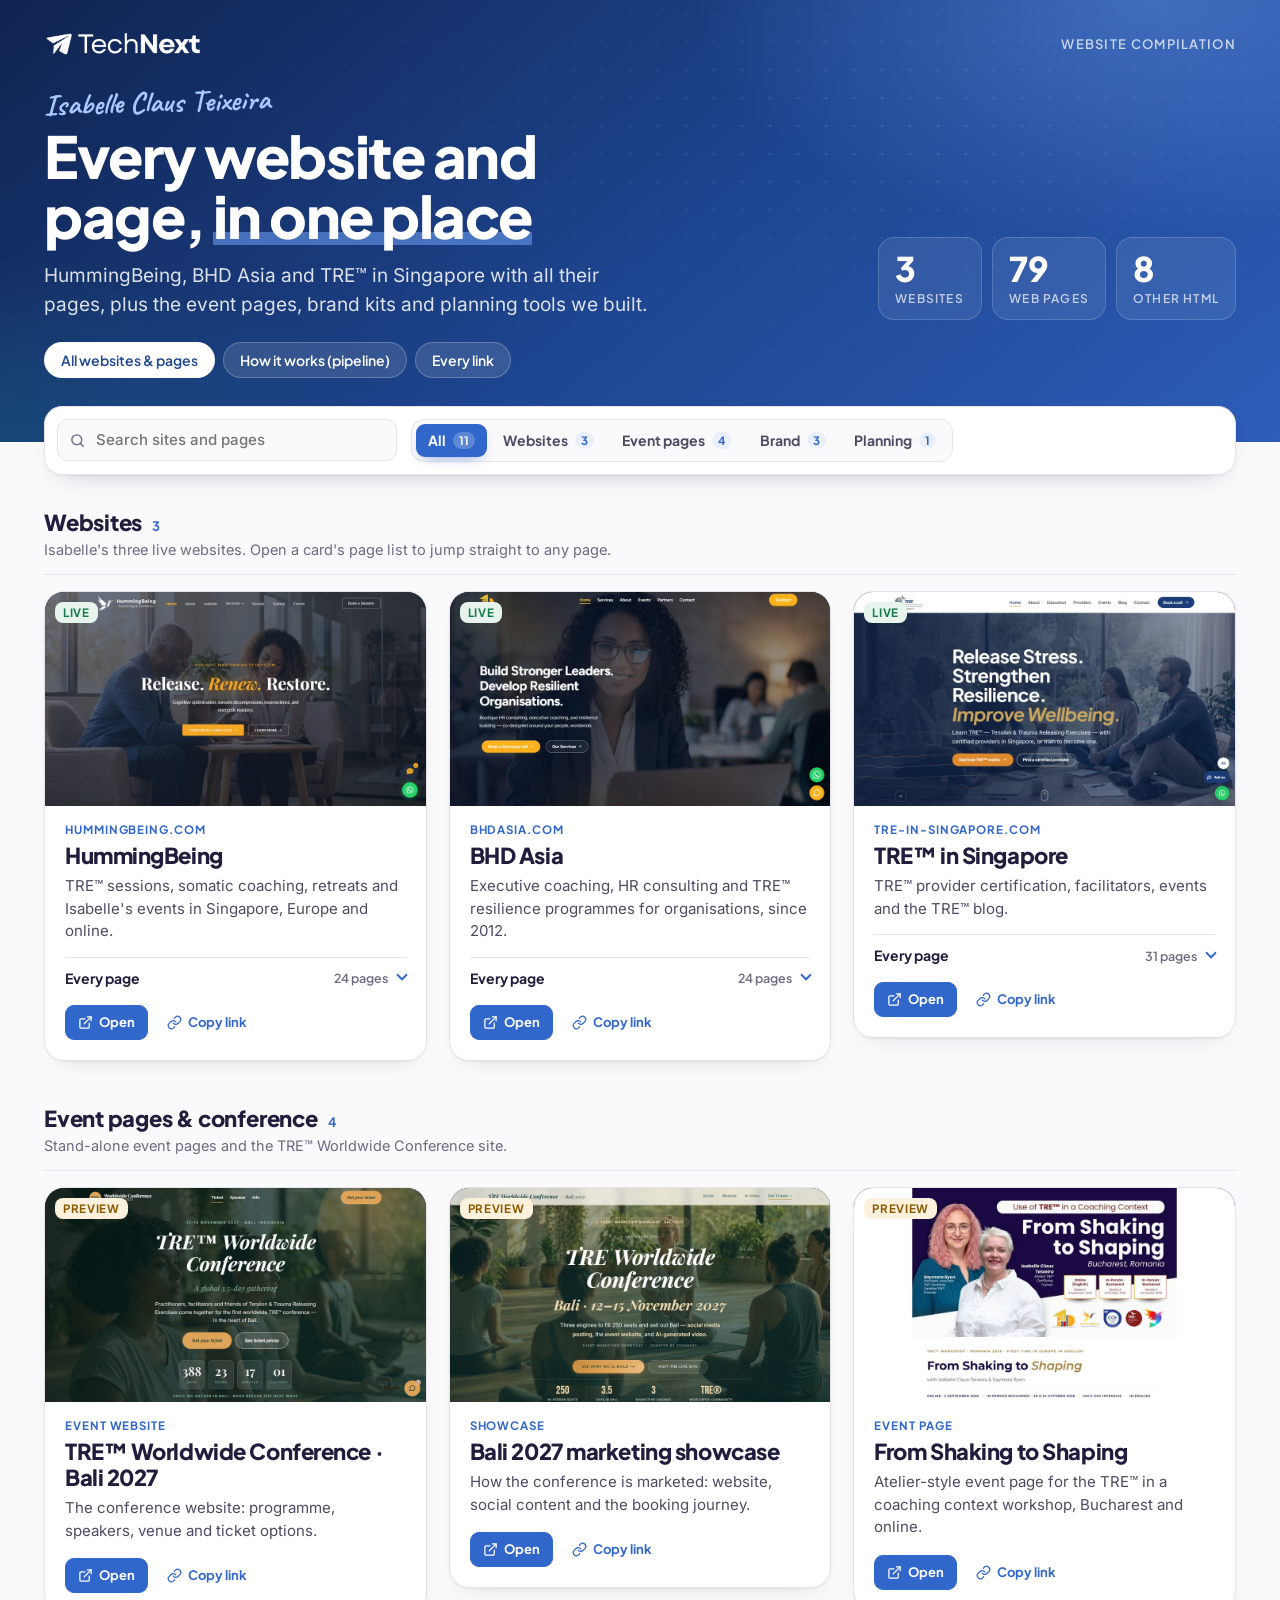
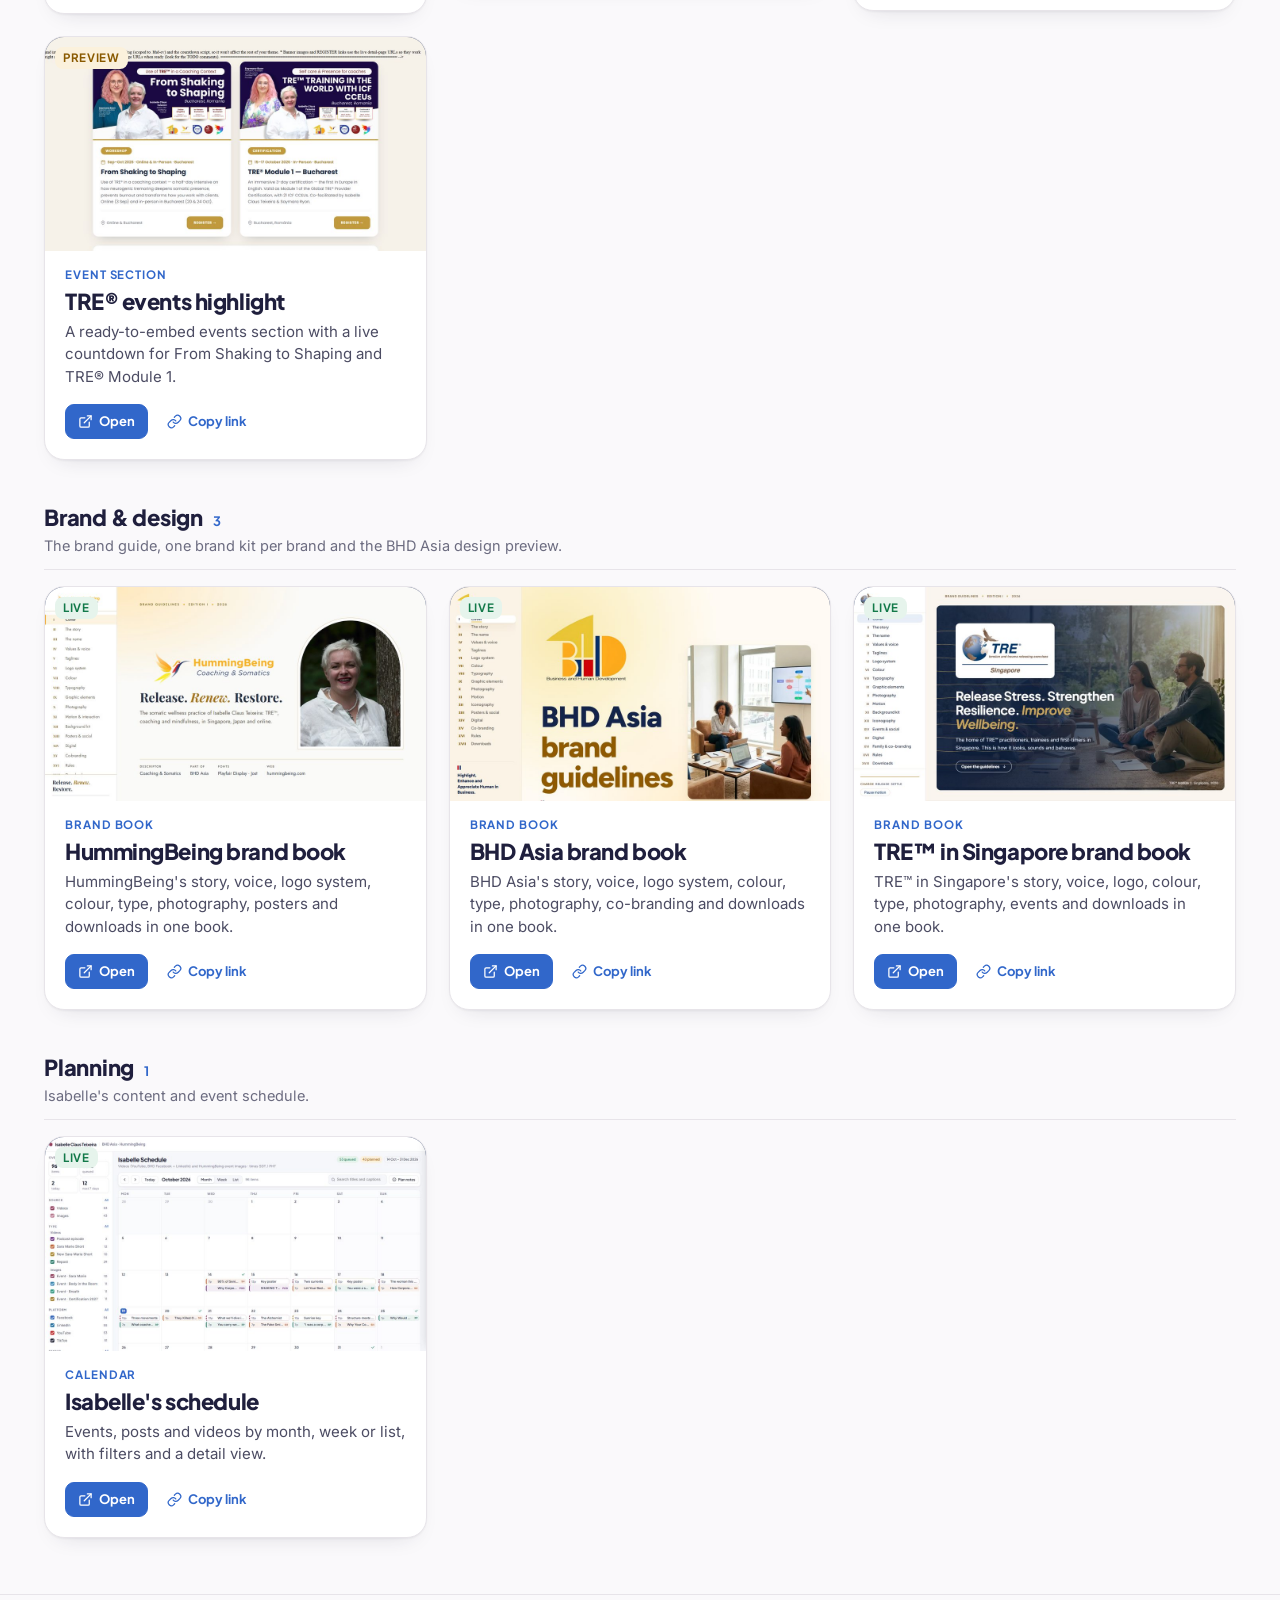
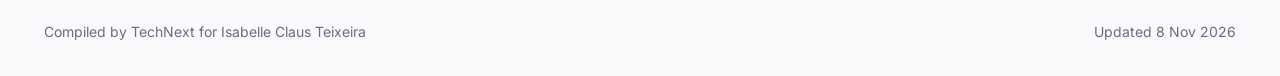
<file: index.html>
<!doctype html>
<html lang="en">
<head>
<meta charset="utf-8">
<meta name="viewport" content="width=device-width,initial-scale=1">
<meta name="robots" content="noindex,nofollow">
<meta name="color-scheme" content="light">
<title>Isabelle's Websites &amp; Pages · TechNext</title>
<meta name="description" content="Every website and HTML page TechNext built for Isabelle Claus Teixeira: HummingBeing, BHD Asia, TRE in Singapore, event pages, brand kits and planning tools.">
<link rel="icon" href="assets/img/favicon-48.png" sizes="48x48">
<link rel="apple-touch-icon" href="assets/img/favicon-192.png">
<link rel="stylesheet" href="assets/fonts.css?v=1">
<link rel="stylesheet" href="assets/hub.css?v=1">
<link rel="stylesheet" href="assets/pages.css?v=20261108a">
</head>
<body>
<header class="ix-hero">
  <div class="ix-wrap">
    <div class="ix-top"><span class="ix-logo"><img src="assets/img/logo-horizontal-white.png" alt="TechNext" width="160" height="32"></span><span class="ix-for">Website compilation</span></div>
    <div class="ix-hero-row">
      <div>
        <p class="ix-kicker">Isabelle Claus Teixeira</p>
        <h1>Every website and page, <span>in one place</span></h1>
        <p class="ix-lead">HummingBeing, BHD Asia and TRE™ in Singapore with all their pages, plus the event pages, brand kits and planning tools we built.</p>
      </div>
      <dl class="ix-stats">
        <div><dt>Websites</dt><dd>3</dd></div>
        <div><dt>Web pages</dt><dd>79</dd></div>
        <div><dt>Other HTML</dt><dd>8</dd></div>
      </dl>
    </div>
    <nav class="pg-nav" aria-label="Hub pages"><a href="./" aria-current="page">All websites &amp; pages</a><a href="pipeline.html">How it works (pipeline)</a><a href="links.html">Every link</a></nav>
  </div>
</header>
<main class="ix-wrap">
  <div class="ix-bar" role="search">
    <label class="ix-q"><svg class="ic" viewBox="0 0 24 24" fill="none" stroke="currentColor" stroke-width="2" stroke-linecap="round" aria-hidden="true"><circle cx="11" cy="11" r="7"/><path d="m20 20-3.5-3.5"/></svg><span class="sr" hidden>Search</span><input id="q" type="search" placeholder="Search sites and pages" aria-label="Search websites and pages" autocomplete="off"></label>
    <div class="ix-tabs" role="group" aria-label="Show"><button type="button" class="ix-tab" data-tab="all" aria-pressed="true">All <span>11</span></button><button type="button" class="ix-tab" data-tab="sites" aria-pressed="false">Websites <span>3</span></button><button type="button" class="ix-tab" data-tab="events" aria-pressed="false">Event pages <span>4</span></button><button type="button" class="ix-tab" data-tab="brand" aria-pressed="false">Brand <span>3</span></button><button type="button" class="ix-tab" data-tab="plans" aria-pressed="false">Planning <span>1</span></button></div>
  </div>
  <div class="ix-results"><section class="ix-group" data-g="sites" aria-labelledby="g-sites"><header class="ix-gh"><h2 id="g-sites">Websites</h2><span class="ix-n">3</span><p>Isabelle&#x27;s three live websites. Open a card&#x27;s page list to jump straight to any page.</p></header><div class="ix-grid"><article class="ix-card" style="--i:0" data-words="HummingBeing hummingbeing.com TRE™ sessions, somatic coaching, retreats and Isabelle&#x27;s events in Singapore, Europe and online. Live https://hummingbeing.com/"><a class="ix-thumb" href="https://hummingbeing.com/" target="_blank" rel="noopener" tabindex="-1" aria-hidden="true"><img src="assets/img/thumbs/hummingbeing.jpg?v=1" alt="" width="960" height="540" loading="lazy"><img class="ix-thumb-2" src="assets/img/thumbs/hummingbeing-2.jpg?v=1" alt="" width="960" height="540" loading="lazy" decoding="async"><span class="ix-st">Live</span></a><div class="ix-body"><p class="ix-meta">hummingbeing.com</p><h3><a href="https://hummingbeing.com/" target="_blank" rel="noopener">HummingBeing</a></h3><p class="ix-desc">TRE™ sessions, somatic coaching, retreats and Isabelle&#x27;s events in Singapore, Europe and online.</p><details class="ix-pages"><summary>Every page <span class="ix-pc">24 pages</span></summary><ol><li><a href="https://hummingbeing.com/" target="_blank" rel="noopener"><b>TRE™ &amp; Somatic Coaching in Singapore &amp; Online</b><span>/</span></a></li><li><a href="https://hummingbeing.com/about" target="_blank" rel="noopener"><b>About HummingBeing | Science-Backed Somatic Practice</b><span>/about</span></a></li><li><a href="https://hummingbeing.com/isabelle" target="_blank" rel="noopener"><b>Isabelle Claus Teixeira | Global TRE™ Certifying Trainer</b><span>/isabelle</span></a></li><li><a href="https://hummingbeing.com/events" target="_blank" rel="noopener"><b>Upcoming TRE™ Workshops &amp; Events</b><span>/events</span></a></li><li><a href="https://hummingbeing.com/event-selfcare-coaches-singapore" target="_blank" rel="noopener"><b>Nervous System Regulation for Coaches | Singapore</b><span>/event-selfcare-coaches-singapore</span></a></li><li><a href="https://hummingbeing.com/event-shaking-to-shaping" target="_blank" rel="noopener"><b>From Shaking to Shaping | TRE™ Workshop, Romania</b><span>/event-shaking-to-shaping</span></a></li><li><a href="https://hummingbeing.com/event-tre-module1-lisbon" target="_blank" rel="noopener"><b>TRE™ Module 1 Lisbon | ICF CCEUs</b><span>/event-tre-module1-lisbon</span></a></li><li><a href="https://hummingbeing.com/event-tre-module1-bucharest" target="_blank" rel="noopener"><b>TRE™ Module 1 Bucharest | ICF CCEUs</b><span>/event-tre-module1-bucharest</span></a></li><li><a href="https://hummingbeing.com/event-internal-alchemy" target="_blank" rel="noopener"><b>Internal Alchemy Workshop with Simba | Singapore</b><span>/event-internal-alchemy</span></a></li><li><a href="https://hummingbeing.com/event-shaking-online" target="_blank" rel="noopener"><b>From Shaking to Shaping — Online</b><span>/event-shaking-online</span></a></li><li><a href="https://hummingbeing.com/holistic-mastermind" target="_blank" rel="noopener"><b>Holistic Mastermind: Somatic Coaching for Leaders</b><span>/holistic-mastermind</span></a></li><li><a href="https://hummingbeing.com/tre-certification" target="_blank" rel="noopener"><b>TRE™ Certification Singapore | Become a TRE™ Provider</b><span>/tre-certification</span></a></li><li><a href="https://hummingbeing.com/retreats-workshops" target="_blank" rel="noopener"><b>Somatic Retreats &amp; TRE™ Workshops | Singapore &amp; Japan</b><span>/retreats-workshops</span></a></li><li><a href="https://hummingbeing.com/book" target="_blank" rel="noopener"><b>Book a TRE™ or Coaching Session | Free Discovery Call</b><span>/book</span></a></li><li><a href="https://hummingbeing.com/gallery" target="_blank" rel="noopener"><b>Gallery: TRE™ Trainings, Workshops &amp; Podcast</b><span>/gallery</span></a></li><li><a href="https://hummingbeing.com/socials" target="_blank" rel="noopener"><b>Follow HummingBeing | Isabelle Claus Teixeira</b><span>/socials</span></a></li><li><a href="https://hummingbeing.com/tre-faq" target="_blank" rel="noopener"><b>TRE™ FAQ: Your Questions Answered</b><span>/tre-faq</span></a></li><li><a href="https://hummingbeing.com/is-tre-safe" target="_blank" rel="noopener"><b>Is TRE™ Safe? What to Know Before You Start</b><span>/is-tre-safe</span></a></li><li><a href="https://hummingbeing.com/tre-icf-cceu" target="_blank" rel="noopener"><b>TRE™ Training with ICF CCEs for Coaches</b><span>/tre-icf-cceu</span></a></li><li><a href="https://hummingbeing.com/online-session-preparation" target="_blank" rel="noopener"><b>Preparing for Your Online TRE™ Session</b><span>/online-session-preparation</span></a></li><li><a href="https://hummingbeing.com/event-certification-2027" target="_blank" rel="noopener"><b>TRE™ Certification &amp; Advanced Trainings 2027</b><span>/event-certification-2027</span></a></li><li><a href="https://hummingbeing.com/event-feminine-masculine-energetics" target="_blank" rel="noopener"><b>Navigating Feminine &amp; Masculine Energetics</b><span>/event-feminine-masculine-energetics</span></a></li><li><a href="https://hummingbeing.com/event-body-in-the-room" target="_blank" rel="noopener"><b>The Body in the Room | Aun Ali</b><span>/event-body-in-the-room</span></a></li><li><a href="https://hummingbeing.com/event-breath-as-medicine" target="_blank" rel="noopener"><b>Breath as a medicine | Ania Zielińska</b><span>/event-breath-as-medicine</span></a></li></ol></details><div class="ix-acts"><a class="ix-btn ix-btn--p" href="https://hummingbeing.com/" target="_blank" rel="noopener"><svg class="ic" viewBox="0 0 24 24" fill="none" stroke="currentColor" stroke-width="2" stroke-linecap="round" stroke-linejoin="round" aria-hidden="true"><path d="M15 3h6v6"/><path d="M10 14 21 3"/><path d="M18 13v6a2 2 0 0 1-2 2H5a2 2 0 0 1-2-2V8a2 2 0 0 1 2-2h6"/></svg>Open</a><button type="button" class="ix-btn ix-btn--t ix-copy" data-url="https://hummingbeing.com/"><svg class="ic" viewBox="0 0 24 24" fill="none" stroke="currentColor" stroke-width="2" stroke-linecap="round" stroke-linejoin="round" aria-hidden="true"><path d="M10 13a5 5 0 0 0 7.54.54l3-3a5 5 0 0 0-7.07-7.07l-1.72 1.71"/><path d="M14 11a5 5 0 0 0-7.54-.54l-3 3a5 5 0 0 0 7.07 7.07l1.71-1.71"/></svg><span class="ix-cl">Copy link</span></button></div></div></article><article class="ix-card" style="--i:1" data-words="BHD Asia bhdasia.com Executive coaching, HR consulting and TRE™ resilience programmes for organisations, since 2012. Live https://bhdasia.com/"><a class="ix-thumb" href="https://bhdasia.com/" target="_blank" rel="noopener" tabindex="-1" aria-hidden="true"><img src="assets/img/thumbs/bhdasia.jpg?v=1" alt="" width="960" height="540" loading="lazy"><img class="ix-thumb-2" src="assets/img/thumbs/bhdasia-2.jpg?v=1" alt="" width="960" height="540" loading="lazy" decoding="async"><span class="ix-st">Live</span></a><div class="ix-body"><p class="ix-meta">bhdasia.com</p><h3><a href="https://bhdasia.com/" target="_blank" rel="noopener">BHD Asia</a></h3><p class="ix-desc">Executive coaching, HR consulting and TRE™ resilience programmes for organisations, since 2012.</p><details class="ix-pages"><summary>Every page <span class="ix-pc">24 pages</span></summary><ol><li><a href="https://bhdasia.com/" target="_blank" rel="noopener"><b>Executive Coaching &amp; HR Consulting in Singapore</b><span>/</span></a></li><li><a href="https://bhdasia.com/events" target="_blank" rel="noopener"><b>TRE™ Workshops &amp; Certification Events 2026–2027</b><span>/events</span></a></li><li><a href="https://bhdasia.com/services" target="_blank" rel="noopener"><b>Executive Coaching &amp; Leadership Development Services</b><span>/services</span></a></li><li><a href="https://bhdasia.com/about" target="_blank" rel="noopener"><b>About BHD Asia | Leadership Coaching Consultancy, Singapore</b><span>/about</span></a></li><li><a href="https://bhdasia.com/contact" target="_blank" rel="noopener"><b>Contact BHD Asia | Book a Free Discovery Call in Singapore</b><span>/contact</span></a></li><li><a href="https://bhdasia.com/isabelle" target="_blank" rel="noopener"><b>Isabelle Claus Teixeira | Executive Coach Singapore</b><span>/isabelle</span></a></li><li><a href="https://bhdasia.com/event-certification-2027" target="_blank" rel="noopener"><b>TRE™ Provider Certification 2027 | Singapore</b><span>/event-certification-2027</span></a></li><li><a href="https://bhdasia.com/event-body-in-the-room" target="_blank" rel="noopener"><b>The Body in the Room | Aun Ali</b><span>/event-body-in-the-room</span></a></li><li><a href="https://bhdasia.com/event-breath-as-medicine" target="_blank" rel="noopener"><b>Breath as a medicine | Ania Zielińska</b><span>/event-breath-as-medicine</span></a></li><li><a href="https://bhdasia.com/event-feminine-masculine" target="_blank" rel="noopener"><b>Navigating Feminine &amp; Masculine Energetics | Sara Marie</b><span>/event-feminine-masculine</span></a></li><li><a href="https://bhdasia.com/event-internal-alchemy" target="_blank" rel="noopener"><b>Internal Alchemy Introductory Workshop | Singapore 1 Sep 2026</b><span>/event-internal-alchemy</span></a></li><li><a href="https://bhdasia.com/event-module1-bucharest" target="_blank" rel="noopener"><b>TRE™ Module 1 Bucharest — Oct 15–17 2026</b><span>/event-module1-bucharest</span></a></li><li><a href="https://bhdasia.com/event-module1-singapore" target="_blank" rel="noopener"><b>Nervous System Regulation Workshop | Singapore Aug 2026</b><span>/event-module1-singapore</span></a></li><li><a href="https://bhdasia.com/event-shaking-shaping" target="_blank" rel="noopener"><b>From Shaking to Shaping — TRE™ Workshop | Romania 2026</b><span>/event-shaking-shaping</span></a></li><li><a href="https://bhdasia.com/event-shaking-shaping-oct8" target="_blank" rel="noopener"><b>From Shaking to Shaping — Online | 8 October 2026</b><span>/event-shaking-shaping-oct8</span></a></li><li><a href="https://bhdasia.com/jasmine" target="_blank" rel="noopener"><b>Dr. Jasmine Low | Organisational Psychologist</b><span>/jasmine</span></a></li><li><a href="https://bhdasia.com/rina" target="_blank" rel="noopener"><b>Rina Ho | Executive Coach &amp; TRE™ Practitioner</b><span>/rina</span></a></li><li><a href="https://bhdasia.com/simba" target="_blank" rel="noopener"><b>Simba Stenqvist | Somatic Practitioner &amp; TRE™</b><span>/simba</span></a></li><li><a href="https://bhdasia.com/partners" target="_blank" rel="noopener"><b>Partners &amp; Accreditations | ICF &amp; TRE™ Networks</b><span>/partners</span></a></li><li><a href="https://bhdasia.com/online-session-preparation" target="_blank" rel="noopener"><b>Preparing for Your Online TRE™ Session</b><span>/online-session-preparation</span></a></li><li><a href="https://bhdasia.com/code" target="_blank" rel="noopener"><b>Code of Practice</b><span>/code</span></a></li><li><a href="https://bhdasia.com/inclusivity" target="_blank" rel="noopener"><b>Inclusivity Statement</b><span>/inclusivity</span></a></li><li><a href="https://bhdasia.com/privacy" target="_blank" rel="noopener"><b>Privacy Statement</b><span>/privacy</span></a></li><li><a href="https://bhdasia.com/terms" target="_blank" rel="noopener"><b>Terms &amp; Conditions</b><span>/terms</span></a></li></ol></details><div class="ix-acts"><a class="ix-btn ix-btn--p" href="https://bhdasia.com/" target="_blank" rel="noopener"><svg class="ic" viewBox="0 0 24 24" fill="none" stroke="currentColor" stroke-width="2" stroke-linecap="round" stroke-linejoin="round" aria-hidden="true"><path d="M15 3h6v6"/><path d="M10 14 21 3"/><path d="M18 13v6a2 2 0 0 1-2 2H5a2 2 0 0 1-2-2V8a2 2 0 0 1 2-2h6"/></svg>Open</a><button type="button" class="ix-btn ix-btn--t ix-copy" data-url="https://bhdasia.com/"><svg class="ic" viewBox="0 0 24 24" fill="none" stroke="currentColor" stroke-width="2" stroke-linecap="round" stroke-linejoin="round" aria-hidden="true"><path d="M10 13a5 5 0 0 0 7.54.54l3-3a5 5 0 0 0-7.07-7.07l-1.72 1.71"/><path d="M14 11a5 5 0 0 0-7.54-.54l-3 3a5 5 0 0 0 7.07 7.07l1.71-1.71"/></svg><span class="ix-cl">Copy link</span></button></div></div></article><article class="ix-card" style="--i:2" data-words="TRE™ in Singapore tre-in-singapore.com TRE™ provider certification, facilitators, events and the TRE™ blog. Live https://tre-in-singapore.com/"><a class="ix-thumb" href="https://tre-in-singapore.com/" target="_blank" rel="noopener" tabindex="-1" aria-hidden="true"><img src="assets/img/thumbs/tre-singapore.jpg?v=1" alt="" width="960" height="540" loading="lazy"><img class="ix-thumb-2" src="assets/img/thumbs/tre-singapore-2.jpg?v=1" alt="" width="960" height="540" loading="lazy" decoding="async"><span class="ix-st">Live</span></a><div class="ix-body"><p class="ix-meta">tre-in-singapore.com</p><h3><a href="https://tre-in-singapore.com/" target="_blank" rel="noopener">TRE™ in Singapore</a></h3><p class="ix-desc">TRE™ provider certification, facilitators, events and the TRE™ blog.</p><details class="ix-pages"><summary>Every page <span class="ix-pc">31 pages</span></summary><ol><li><a href="https://tre-in-singapore.com/" target="_blank" rel="noopener"><b>TRE™ Singapore — Tension &amp; Trauma Releasing Exercises</b><span>/</span></a></li><li><a href="https://tre-in-singapore.com/about" target="_blank" rel="noopener"><b>About TRE™ in Singapore — Founded by Isabelle Claus Teixeira</b><span>/about</span></a></li><li><a href="https://tre-in-singapore.com/education" target="_blank" rel="noopener"><b>TRE™ Certification Singapore — Become a Certified Provider</b><span>/education</span></a></li><li><a href="https://tre-in-singapore.com/facilitators" target="_blank" rel="noopener"><b>Certified TRE™ Providers in Singapore</b><span>/facilitators</span></a></li><li><a href="https://tre-in-singapore.com/events" target="_blank" rel="noopener"><b>TRE™ Workshops &amp; Events — Singapore and Online</b><span>/events</span></a></li><li><a href="https://tre-in-singapore.com/online-session-guide" target="_blank" rel="noopener"><b>Online TRE™ Session Guide — Zoom, Camera &amp; Space Setup</b><span>/online-session-guide</span></a></li><li><a href="https://tre-in-singapore.com/blog" target="_blank" rel="noopener"><b>TRE™ Blog — Trauma Release, Stress &amp; the Nervous System</b><span>/blog</span></a></li><li><a href="https://tre-in-singapore.com/contact" target="_blank" rel="noopener"><b>Contact TRE™ in Singapore — Book a Call or WhatsApp</b><span>/contact</span></a></li><li><a href="https://tre-in-singapore.com/blog/what-is-tre" target="_blank" rel="noopener"><b>What is TRE™? Tension &amp; Trauma Releasing Exercises Explained</b><span>/blog/what-is-tre</span></a></li><li><a href="https://tre-in-singapore.com/blog/science-of-neurogenic-tremors" target="_blank" rel="noopener"><b>Why the Body Shakes: The Science of Neurogenic Tremors</b><span>/blog/science-of-neurogenic-tremors</span></a></li><li><a href="https://tre-in-singapore.com/blog/your-first-tre-session" target="_blank" rel="noopener"><b>Your First TRE™ Session in Singapore: How to Prepare</b><span>/blog/your-first-tre-session</span></a></li><li><a href="https://tre-in-singapore.com/blog/tre-for-coaches" target="_blank" rel="noopener"><b>TRE™ for Coaches: From Shaking to Shaping</b><span>/blog/tre-for-coaches</span></a></li><li><a href="https://tre-in-singapore.com/blog/nervous-system-habits-for-the-workday" target="_blank" rel="noopener"><b>Five Nervous-System Habits for Singapore&#x27;s Workday</b><span>/blog/nervous-system-habits-for-the-workday</span></a></li><li><a href="https://tre-in-singapore.com/blog/from-provider-to-certifying-trainer" target="_blank" rel="noopener"><b>From Provider to Certifying Trainer: Isabelle&#x27;s TRE™ Journey</b><span>/blog/from-provider-to-certifying-trainer</span></a></li><li><a href="https://tre-in-singapore.com/events/tre-provider-certification-singapore" target="_blank" rel="noopener"><b>Become a Certified TRE™ Provider — Singapore (Modules 1–3)</b><span>/events/tre-provider-certification-singapore</span></a></li><li><a href="https://tre-in-singapore.com/events/from-shaking-to-shaping-bucharest" target="_blank" rel="noopener"><b>From Shaking to Shaping — Use of TRE™ in a Coaching Context</b><span>/events/from-shaking-to-shaping-bucharest</span></a></li><li><a href="https://tre-in-singapore.com/events/feminine-masculine-energetics-corporate" target="_blank" rel="noopener"><b>Feminine &amp; Masculine Energetics in Corporate Structures</b><span>/events/feminine-masculine-energetics-corporate</span></a></li><li><a href="https://tre-in-singapore.com/events/the-body-in-the-room" target="_blank" rel="noopener"><b>The Body in the Room — TRE™ &amp; Somatic Practice in Psychotherapy</b><span>/events/the-body-in-the-room</span></a></li><li><a href="https://tre-in-singapore.com/events/breath-as-medicine" target="_blank" rel="noopener"><b>Breath as a medicine — Introduction to pranayama</b><span>/events/breath-as-medicine</span></a></li><li><a href="https://tre-in-singapore.com/events/tre-module-3-singapore" target="_blank" rel="noopener"><b>TRE™ Module 3 — Teaching TRE™ to Groups</b><span>/events/tre-module-3-singapore</span></a></li><li><a href="https://tre-in-singapore.com/events/tre-provider-certification-2027-singapore" target="_blank" rel="noopener"><b>Become a Certified TRE™ Provider — 2027 Cohort (Singapore)</b><span>/events/tre-provider-certification-2027-singapore</span></a></li><li><a href="https://tre-in-singapore.com/events/tre-module-1-bucharest" target="_blank" rel="noopener"><b>TRE™ Module 1 — Bucharest, Romania (in English)</b><span>/events/tre-module-1-bucharest</span></a></li><li><a href="https://tre-in-singapore.com/events/from-shaking-to-shaping-online" target="_blank" rel="noopener"><b>From Shaking to Shaping — Live Online Workshop</b><span>/events/from-shaking-to-shaping-online</span></a></li><li><a href="https://tre-in-singapore.com/events/tre-module-2-singapore" target="_blank" rel="noopener"><b>TRE™ Module 2 — Teaching TRE™ to One Person</b><span>/events/tre-module-2-singapore</span></a></li><li><a href="https://tre-in-singapore.com/events/from-shaking-to-shaping-online-sep3" target="_blank" rel="noopener"><b>From Shaking to Shaping — Online (3 September 2026)</b><span>/events/from-shaking-to-shaping-online-sep3</span></a></li><li><a href="https://tre-in-singapore.com/events/internal-alchemy-singapore" target="_blank" rel="noopener"><b>Internal Alchemy — Introductory Workshop</b><span>/events/internal-alchemy-singapore</span></a></li><li><a href="https://tre-in-singapore.com/events/nervous-system-regulation-coaches-singapore" target="_blank" rel="noopener"><b>Nervous System Regulation &amp; Neurogenic Tremoring for Coaches</b><span>/events/nervous-system-regulation-coaches-singapore</span></a></li><li><a href="https://tre-in-singapore.com/facilitators/isabelle-claus-teixeira" target="_blank" rel="noopener"><b>Isabelle Claus Teixeira — Certifying Trainer</b><span>/facilitators/isabelle-claus-teixeira</span></a></li><li><a href="https://tre-in-singapore.com/facilitators/yan" target="_blank" rel="noopener"><b>Yan Lau — Certified Provider</b><span>/facilitators/yan</span></a></li><li><a href="https://tre-in-singapore.com/facilitators/nikki-tay" target="_blank" rel="noopener"><b>Nikki Tay — Certified Provider</b><span>/facilitators/nikki-tay</span></a></li><li><a href="https://tre-in-singapore.com/facilitators/rina-ho" target="_blank" rel="noopener"><b>Rina Ho — Certified Provider</b><span>/facilitators/rina-ho</span></a></li></ol></details><div class="ix-acts"><a class="ix-btn ix-btn--p" href="https://tre-in-singapore.com/" target="_blank" rel="noopener"><svg class="ic" viewBox="0 0 24 24" fill="none" stroke="currentColor" stroke-width="2" stroke-linecap="round" stroke-linejoin="round" aria-hidden="true"><path d="M15 3h6v6"/><path d="M10 14 21 3"/><path d="M18 13v6a2 2 0 0 1-2 2H5a2 2 0 0 1-2-2V8a2 2 0 0 1 2-2h6"/></svg>Open</a><button type="button" class="ix-btn ix-btn--t ix-copy" data-url="https://tre-in-singapore.com/"><svg class="ic" viewBox="0 0 24 24" fill="none" stroke="currentColor" stroke-width="2" stroke-linecap="round" stroke-linejoin="round" aria-hidden="true"><path d="M10 13a5 5 0 0 0 7.54.54l3-3a5 5 0 0 0-7.07-7.07l-1.72 1.71"/><path d="M14 11a5 5 0 0 0-7.54-.54l-3 3a5 5 0 0 0 7.07 7.07l1.71-1.71"/></svg><span class="ix-cl">Copy link</span></button></div></div></article></div></section><section class="ix-group" data-g="events" aria-labelledby="g-events"><header class="ix-gh"><h2 id="g-events">Event pages &amp; conference</h2><span class="ix-n">4</span><p>Stand-alone event pages and the TRE™ Worldwide Conference site.</p></header><div class="ix-grid"><article class="ix-card" style="--i:3" data-words="TRE™ Worldwide Conference · Bali 2027 Event website The conference website: programme, speakers, venue and ticket options. Preview https://technextmarketing.github.io/tre-bali-conference/"><a class="ix-thumb" href="https://technextmarketing.github.io/tre-bali-conference/" target="_blank" rel="noopener" tabindex="-1" aria-hidden="true"><img src="assets/img/thumbs/tre-bali.jpg?v=1" alt="" width="960" height="540" loading="lazy"><img class="ix-thumb-2" src="assets/img/thumbs/tre-bali-2.jpg?v=1" alt="" width="960" height="540" loading="lazy" decoding="async"><span class="ix-st ix-st--preview">Preview</span></a><div class="ix-body"><p class="ix-meta">Event website</p><h3><a href="https://technextmarketing.github.io/tre-bali-conference/" target="_blank" rel="noopener">TRE™ Worldwide Conference · Bali 2027</a></h3><p class="ix-desc">The conference website: programme, speakers, venue and ticket options.</p><div class="ix-acts"><a class="ix-btn ix-btn--p" href="https://technextmarketing.github.io/tre-bali-conference/" target="_blank" rel="noopener"><svg class="ic" viewBox="0 0 24 24" fill="none" stroke="currentColor" stroke-width="2" stroke-linecap="round" stroke-linejoin="round" aria-hidden="true"><path d="M15 3h6v6"/><path d="M10 14 21 3"/><path d="M18 13v6a2 2 0 0 1-2 2H5a2 2 0 0 1-2-2V8a2 2 0 0 1 2-2h6"/></svg>Open</a><button type="button" class="ix-btn ix-btn--t ix-copy" data-url="https://technextmarketing.github.io/tre-bali-conference/"><svg class="ic" viewBox="0 0 24 24" fill="none" stroke="currentColor" stroke-width="2" stroke-linecap="round" stroke-linejoin="round" aria-hidden="true"><path d="M10 13a5 5 0 0 0 7.54.54l3-3a5 5 0 0 0-7.07-7.07l-1.72 1.71"/><path d="M14 11a5 5 0 0 0-7.54-.54l-3 3a5 5 0 0 0 7.07 7.07l1.71-1.71"/></svg><span class="ix-cl">Copy link</span></button></div></div></article><article class="ix-card" style="--i:4" data-words="Bali 2027 marketing showcase Showcase How the conference is marketed: website, social content and the booking journey. Preview https://technextmarketing.github.io/tre-bali-marketing-showcase/"><a class="ix-thumb" href="https://technextmarketing.github.io/tre-bali-marketing-showcase/" target="_blank" rel="noopener" tabindex="-1" aria-hidden="true"><img src="assets/img/thumbs/tre-bali-showcase.jpg?v=1" alt="" width="960" height="540" loading="lazy"><img class="ix-thumb-2" src="assets/img/thumbs/tre-bali-showcase-2.jpg?v=1" alt="" width="960" height="540" loading="lazy" decoding="async"><span class="ix-st ix-st--preview">Preview</span></a><div class="ix-body"><p class="ix-meta">Showcase</p><h3><a href="https://technextmarketing.github.io/tre-bali-marketing-showcase/" target="_blank" rel="noopener">Bali 2027 marketing showcase</a></h3><p class="ix-desc">How the conference is marketed: website, social content and the booking journey.</p><div class="ix-acts"><a class="ix-btn ix-btn--p" href="https://technextmarketing.github.io/tre-bali-marketing-showcase/" target="_blank" rel="noopener"><svg class="ic" viewBox="0 0 24 24" fill="none" stroke="currentColor" stroke-width="2" stroke-linecap="round" stroke-linejoin="round" aria-hidden="true"><path d="M15 3h6v6"/><path d="M10 14 21 3"/><path d="M18 13v6a2 2 0 0 1-2 2H5a2 2 0 0 1-2-2V8a2 2 0 0 1 2-2h6"/></svg>Open</a><button type="button" class="ix-btn ix-btn--t ix-copy" data-url="https://technextmarketing.github.io/tre-bali-marketing-showcase/"><svg class="ic" viewBox="0 0 24 24" fill="none" stroke="currentColor" stroke-width="2" stroke-linecap="round" stroke-linejoin="round" aria-hidden="true"><path d="M10 13a5 5 0 0 0 7.54.54l3-3a5 5 0 0 0-7.07-7.07l-1.72 1.71"/><path d="M14 11a5 5 0 0 0-7.54-.54l-3 3a5 5 0 0 0 7.07 7.07l1.71-1.71"/></svg><span class="ix-cl">Copy link</span></button></div></div></article><article class="ix-card" style="--i:5" data-words="From Shaking to Shaping Event page Atelier-style event page for the TRE™ in a coaching context workshop, Bucharest and online. Preview https://technextsg.github.io/atelier-event-pages/detail-pages/event-shaking-to-shaping.html"><a class="ix-thumb" href="https://technextsg.github.io/atelier-event-pages/detail-pages/event-shaking-to-shaping.html" target="_blank" rel="noopener" tabindex="-1" aria-hidden="true"><img src="assets/img/thumbs/atelier-shaking.jpg?v=1" alt="" width="960" height="540" loading="lazy"><img class="ix-thumb-2" src="assets/img/thumbs/atelier-shaking-2.jpg?v=1" alt="" width="960" height="540" loading="lazy" decoding="async"><span class="ix-st ix-st--preview">Preview</span></a><div class="ix-body"><p class="ix-meta">Event page</p><h3><a href="https://technextsg.github.io/atelier-event-pages/detail-pages/event-shaking-to-shaping.html" target="_blank" rel="noopener">From Shaking to Shaping</a></h3><p class="ix-desc">Atelier-style event page for the TRE™ in a coaching context workshop, Bucharest and online.</p><div class="ix-acts"><a class="ix-btn ix-btn--p" href="https://technextsg.github.io/atelier-event-pages/detail-pages/event-shaking-to-shaping.html" target="_blank" rel="noopener"><svg class="ic" viewBox="0 0 24 24" fill="none" stroke="currentColor" stroke-width="2" stroke-linecap="round" stroke-linejoin="round" aria-hidden="true"><path d="M15 3h6v6"/><path d="M10 14 21 3"/><path d="M18 13v6a2 2 0 0 1-2 2H5a2 2 0 0 1-2-2V8a2 2 0 0 1 2-2h6"/></svg>Open</a><button type="button" class="ix-btn ix-btn--t ix-copy" data-url="https://technextsg.github.io/atelier-event-pages/detail-pages/event-shaking-to-shaping.html"><svg class="ic" viewBox="0 0 24 24" fill="none" stroke="currentColor" stroke-width="2" stroke-linecap="round" stroke-linejoin="round" aria-hidden="true"><path d="M10 13a5 5 0 0 0 7.54.54l3-3a5 5 0 0 0-7.07-7.07l-1.72 1.71"/><path d="M14 11a5 5 0 0 0-7.54-.54l-3 3a5 5 0 0 0 7.07 7.07l1.71-1.71"/></svg><span class="ix-cl">Copy link</span></button></div></div></article><article class="ix-card" style="--i:6" data-words="TRE® events highlight Event section A ready-to-embed events section with a live countdown for From Shaking to Shaping and TRE® Module 1. Preview https://technextsg.github.io/atelier-event-pages/events-highlight/events-highlight.html"><a class="ix-thumb" href="https://technextsg.github.io/atelier-event-pages/events-highlight/events-highlight.html" target="_blank" rel="noopener" tabindex="-1" aria-hidden="true"><img src="assets/img/thumbs/atelier-highlight.jpg?v=1" alt="" width="960" height="540" loading="lazy"><img class="ix-thumb-2" src="assets/img/thumbs/atelier-highlight-2.jpg?v=1" alt="" width="960" height="540" loading="lazy" decoding="async"><span class="ix-st ix-st--preview">Preview</span></a><div class="ix-body"><p class="ix-meta">Event section</p><h3><a href="https://technextsg.github.io/atelier-event-pages/events-highlight/events-highlight.html" target="_blank" rel="noopener">TRE® events highlight</a></h3><p class="ix-desc">A ready-to-embed events section with a live countdown for From Shaking to Shaping and TRE® Module 1.</p><div class="ix-acts"><a class="ix-btn ix-btn--p" href="https://technextsg.github.io/atelier-event-pages/events-highlight/events-highlight.html" target="_blank" rel="noopener"><svg class="ic" viewBox="0 0 24 24" fill="none" stroke="currentColor" stroke-width="2" stroke-linecap="round" stroke-linejoin="round" aria-hidden="true"><path d="M15 3h6v6"/><path d="M10 14 21 3"/><path d="M18 13v6a2 2 0 0 1-2 2H5a2 2 0 0 1-2-2V8a2 2 0 0 1 2-2h6"/></svg>Open</a><button type="button" class="ix-btn ix-btn--t ix-copy" data-url="https://technextsg.github.io/atelier-event-pages/events-highlight/events-highlight.html"><svg class="ic" viewBox="0 0 24 24" fill="none" stroke="currentColor" stroke-width="2" stroke-linecap="round" stroke-linejoin="round" aria-hidden="true"><path d="M10 13a5 5 0 0 0 7.54.54l3-3a5 5 0 0 0-7.07-7.07l-1.72 1.71"/><path d="M14 11a5 5 0 0 0-7.54-.54l-3 3a5 5 0 0 0 7.07 7.07l1.71-1.71"/></svg><span class="ix-cl">Copy link</span></button></div></div></article></div></section><section class="ix-group" data-g="brand" aria-labelledby="g-brand"><header class="ix-gh"><h2 id="g-brand">Brand &amp; design</h2><span class="ix-n">3</span><p>The brand guide, one brand kit per brand and the BHD Asia design preview.</p></header><div class="ix-grid"><article class="ix-card" style="--i:7" data-words="HummingBeing brand book Brand book HummingBeing&#x27;s story, voice, logo system, colour, type, photography, posters and downloads in one book. Live https://technextmarketing.github.io/hummingbeing/brand/index.html"><a class="ix-thumb" href="https://technextmarketing.github.io/hummingbeing/brand/index.html" target="_blank" rel="noopener" tabindex="-1" aria-hidden="true"><img src="assets/img/thumbs/bb-hummingbeing.jpg?v=1" alt="" width="960" height="540" loading="lazy"><img class="ix-thumb-2" src="assets/img/thumbs/bb-hummingbeing-2.jpg?v=1" alt="" width="960" height="540" loading="lazy" decoding="async"><span class="ix-st">Live</span></a><div class="ix-body"><p class="ix-meta">Brand book</p><h3><a href="https://technextmarketing.github.io/hummingbeing/brand/index.html" target="_blank" rel="noopener">HummingBeing brand book</a></h3><p class="ix-desc">HummingBeing&#x27;s story, voice, logo system, colour, type, photography, posters and downloads in one book.</p><div class="ix-acts"><a class="ix-btn ix-btn--p" href="https://technextmarketing.github.io/hummingbeing/brand/index.html" target="_blank" rel="noopener"><svg class="ic" viewBox="0 0 24 24" fill="none" stroke="currentColor" stroke-width="2" stroke-linecap="round" stroke-linejoin="round" aria-hidden="true"><path d="M15 3h6v6"/><path d="M10 14 21 3"/><path d="M18 13v6a2 2 0 0 1-2 2H5a2 2 0 0 1-2-2V8a2 2 0 0 1 2-2h6"/></svg>Open</a><button type="button" class="ix-btn ix-btn--t ix-copy" data-url="https://technextmarketing.github.io/hummingbeing/brand/index.html"><svg class="ic" viewBox="0 0 24 24" fill="none" stroke="currentColor" stroke-width="2" stroke-linecap="round" stroke-linejoin="round" aria-hidden="true"><path d="M10 13a5 5 0 0 0 7.54.54l3-3a5 5 0 0 0-7.07-7.07l-1.72 1.71"/><path d="M14 11a5 5 0 0 0-7.54-.54l-3 3a5 5 0 0 0 7.07 7.07l1.71-1.71"/></svg><span class="ix-cl">Copy link</span></button></div></div></article><article class="ix-card" style="--i:8" data-words="BHD Asia brand book Brand book BHD Asia&#x27;s story, voice, logo system, colour, type, photography, co-branding and downloads in one book. Live https://technextmarketing.github.io/bhdasia/brand/index.html"><a class="ix-thumb" href="https://technextmarketing.github.io/bhdasia/brand/index.html" target="_blank" rel="noopener" tabindex="-1" aria-hidden="true"><img src="assets/img/thumbs/bb-bhdasia.jpg?v=1" alt="" width="960" height="540" loading="lazy"><img class="ix-thumb-2" src="assets/img/thumbs/bb-bhdasia-2.jpg?v=1" alt="" width="960" height="540" loading="lazy" decoding="async"><span class="ix-st">Live</span></a><div class="ix-body"><p class="ix-meta">Brand book</p><h3><a href="https://technextmarketing.github.io/bhdasia/brand/index.html" target="_blank" rel="noopener">BHD Asia brand book</a></h3><p class="ix-desc">BHD Asia&#x27;s story, voice, logo system, colour, type, photography, co-branding and downloads in one book.</p><div class="ix-acts"><a class="ix-btn ix-btn--p" href="https://technextmarketing.github.io/bhdasia/brand/index.html" target="_blank" rel="noopener"><svg class="ic" viewBox="0 0 24 24" fill="none" stroke="currentColor" stroke-width="2" stroke-linecap="round" stroke-linejoin="round" aria-hidden="true"><path d="M15 3h6v6"/><path d="M10 14 21 3"/><path d="M18 13v6a2 2 0 0 1-2 2H5a2 2 0 0 1-2-2V8a2 2 0 0 1 2-2h6"/></svg>Open</a><button type="button" class="ix-btn ix-btn--t ix-copy" data-url="https://technextmarketing.github.io/bhdasia/brand/index.html"><svg class="ic" viewBox="0 0 24 24" fill="none" stroke="currentColor" stroke-width="2" stroke-linecap="round" stroke-linejoin="round" aria-hidden="true"><path d="M10 13a5 5 0 0 0 7.54.54l3-3a5 5 0 0 0-7.07-7.07l-1.72 1.71"/><path d="M14 11a5 5 0 0 0-7.54-.54l-3 3a5 5 0 0 0 7.07 7.07l1.71-1.71"/></svg><span class="ix-cl">Copy link</span></button></div></div></article><article class="ix-card" style="--i:9" data-words="TRE™ in Singapore brand book Brand book TRE™ in Singapore&#x27;s story, voice, logo, colour, type, photography, events and downloads in one book. Live https://technextmarketing.github.io/tre-in-singapore/brand/index.html"><a class="ix-thumb" href="https://technextmarketing.github.io/tre-in-singapore/brand/index.html" target="_blank" rel="noopener" tabindex="-1" aria-hidden="true"><img src="assets/img/thumbs/bb-tre.jpg?v=1" alt="" width="960" height="540" loading="lazy"><img class="ix-thumb-2" src="assets/img/thumbs/bb-tre-2.jpg?v=1" alt="" width="960" height="540" loading="lazy" decoding="async"><span class="ix-st">Live</span></a><div class="ix-body"><p class="ix-meta">Brand book</p><h3><a href="https://technextmarketing.github.io/tre-in-singapore/brand/index.html" target="_blank" rel="noopener">TRE™ in Singapore brand book</a></h3><p class="ix-desc">TRE™ in Singapore&#x27;s story, voice, logo, colour, type, photography, events and downloads in one book.</p><div class="ix-acts"><a class="ix-btn ix-btn--p" href="https://technextmarketing.github.io/tre-in-singapore/brand/index.html" target="_blank" rel="noopener"><svg class="ic" viewBox="0 0 24 24" fill="none" stroke="currentColor" stroke-width="2" stroke-linecap="round" stroke-linejoin="round" aria-hidden="true"><path d="M15 3h6v6"/><path d="M10 14 21 3"/><path d="M18 13v6a2 2 0 0 1-2 2H5a2 2 0 0 1-2-2V8a2 2 0 0 1 2-2h6"/></svg>Open</a><button type="button" class="ix-btn ix-btn--t ix-copy" data-url="https://technextmarketing.github.io/tre-in-singapore/brand/index.html"><svg class="ic" viewBox="0 0 24 24" fill="none" stroke="currentColor" stroke-width="2" stroke-linecap="round" stroke-linejoin="round" aria-hidden="true"><path d="M10 13a5 5 0 0 0 7.54.54l3-3a5 5 0 0 0-7.07-7.07l-1.72 1.71"/><path d="M14 11a5 5 0 0 0-7.54-.54l-3 3a5 5 0 0 0 7.07 7.07l1.71-1.71"/></svg><span class="ix-cl">Copy link</span></button></div></div></article></div></section><section class="ix-group" data-g="plans" aria-labelledby="g-plans"><header class="ix-gh"><h2 id="g-plans">Planning</h2><span class="ix-n">1</span><p>Isabelle&#x27;s content and event schedule.</p></header><div class="ix-grid"><article class="ix-card" style="--i:10" data-words="Isabelle&#x27;s schedule Calendar Events, posts and videos by month, week or list, with filters and a detail view. Live https://technextmarketing.github.io/isabelle-schedule/"><a class="ix-thumb" href="https://technextmarketing.github.io/isabelle-schedule/" target="_blank" rel="noopener" tabindex="-1" aria-hidden="true"><img src="assets/img/thumbs/schedule.jpg?v=1" alt="" width="960" height="540" loading="lazy"><img class="ix-thumb-2" src="assets/img/thumbs/schedule-2.jpg?v=1" alt="" width="960" height="540" loading="lazy" decoding="async"><span class="ix-st">Live</span></a><div class="ix-body"><p class="ix-meta">Calendar</p><h3><a href="https://technextmarketing.github.io/isabelle-schedule/" target="_blank" rel="noopener">Isabelle&#x27;s schedule</a></h3><p class="ix-desc">Events, posts and videos by month, week or list, with filters and a detail view.</p><div class="ix-acts"><a class="ix-btn ix-btn--p" href="https://technextmarketing.github.io/isabelle-schedule/" target="_blank" rel="noopener"><svg class="ic" viewBox="0 0 24 24" fill="none" stroke="currentColor" stroke-width="2" stroke-linecap="round" stroke-linejoin="round" aria-hidden="true"><path d="M15 3h6v6"/><path d="M10 14 21 3"/><path d="M18 13v6a2 2 0 0 1-2 2H5a2 2 0 0 1-2-2V8a2 2 0 0 1 2-2h6"/></svg>Open</a><button type="button" class="ix-btn ix-btn--t ix-copy" data-url="https://technextmarketing.github.io/isabelle-schedule/"><svg class="ic" viewBox="0 0 24 24" fill="none" stroke="currentColor" stroke-width="2" stroke-linecap="round" stroke-linejoin="round" aria-hidden="true"><path d="M10 13a5 5 0 0 0 7.54.54l3-3a5 5 0 0 0-7.07-7.07l-1.72 1.71"/><path d="M14 11a5 5 0 0 0-7.54-.54l-3 3a5 5 0 0 0 7.07 7.07l1.71-1.71"/></svg><span class="ix-cl">Copy link</span></button></div></div></article></div></section>
    <div class="ix-empty" id="empty" hidden><b>Nothing matches that search</b><p>Try a page name like “events” or a site like “BHD”.</p></div>
  </div>
</main>
<footer class="ix-foot"><div class="ix-wrap"><span>Compiled by TechNext for Isabelle Claus Teixeira</span><span>Updated 8 Nov 2026</span></div></footer>
<script src="assets/hub.js?v=1" defer></script>
</body>
</html>
</file>
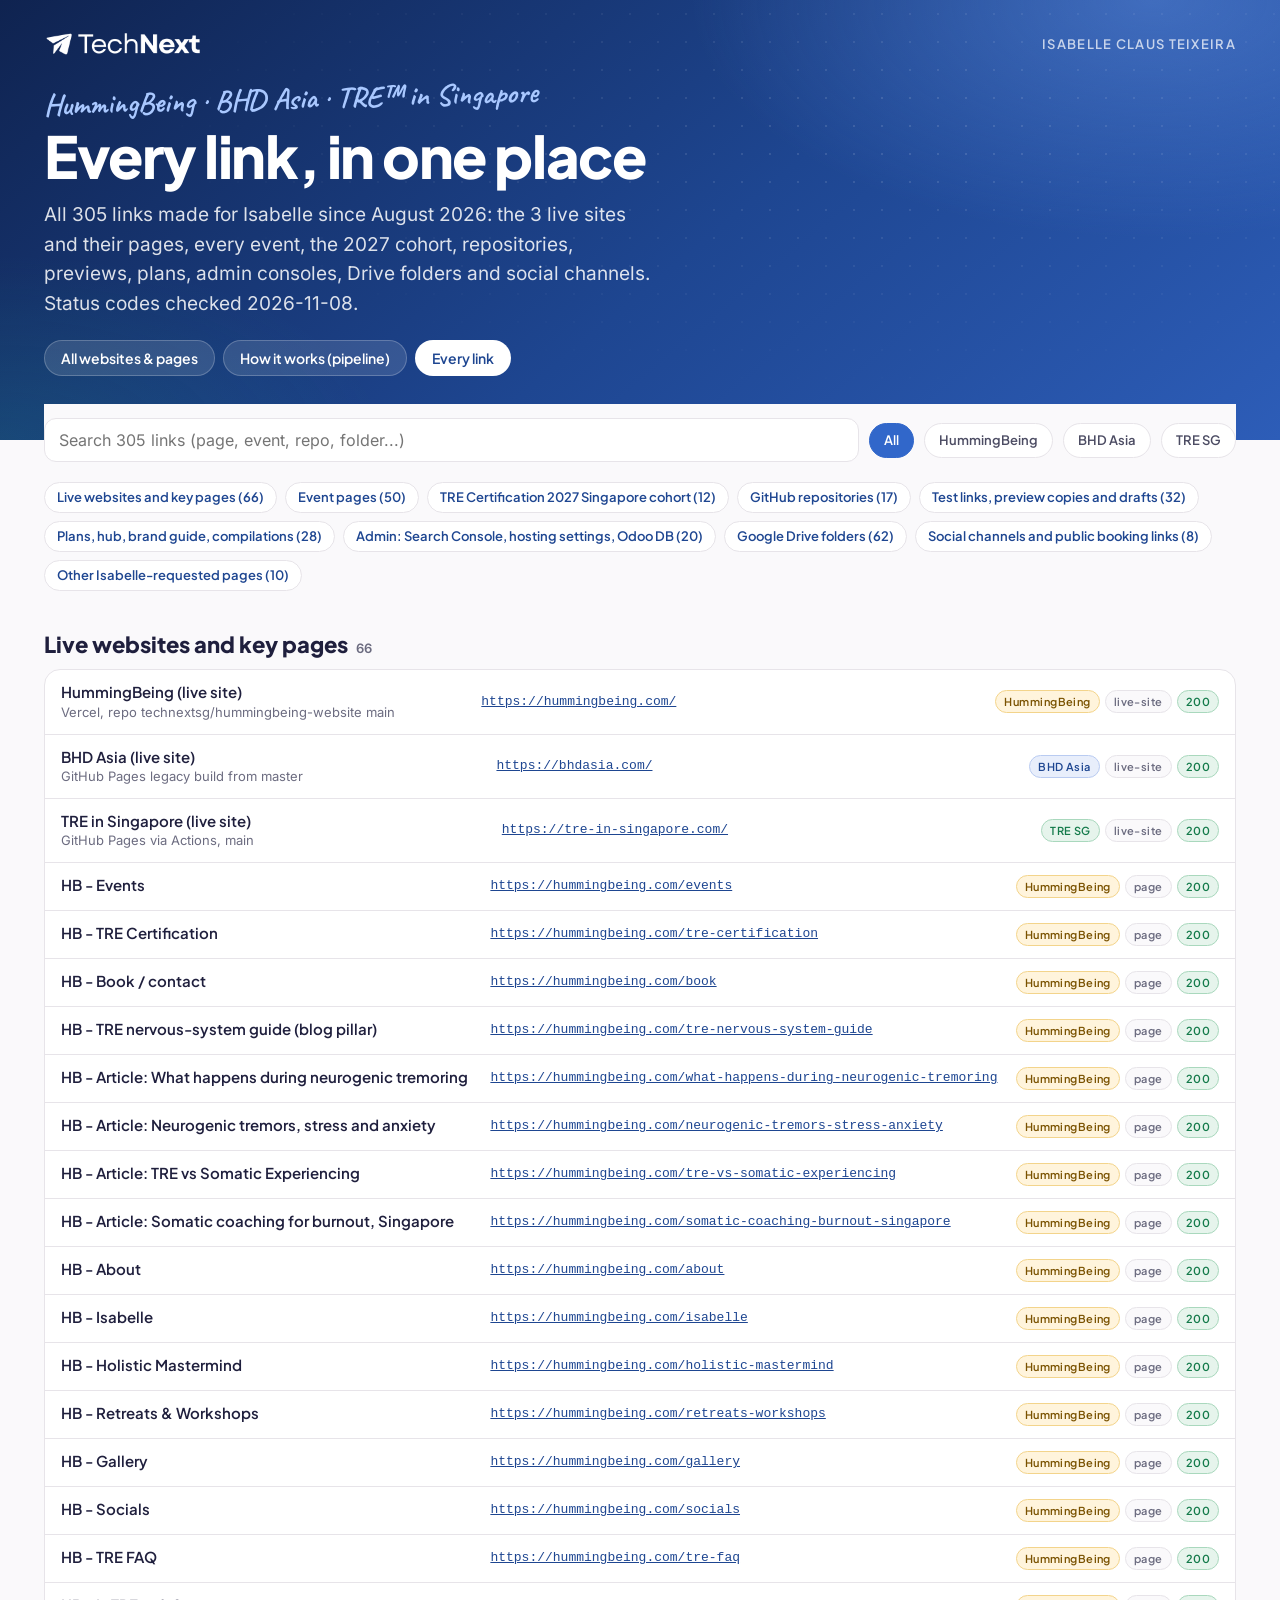
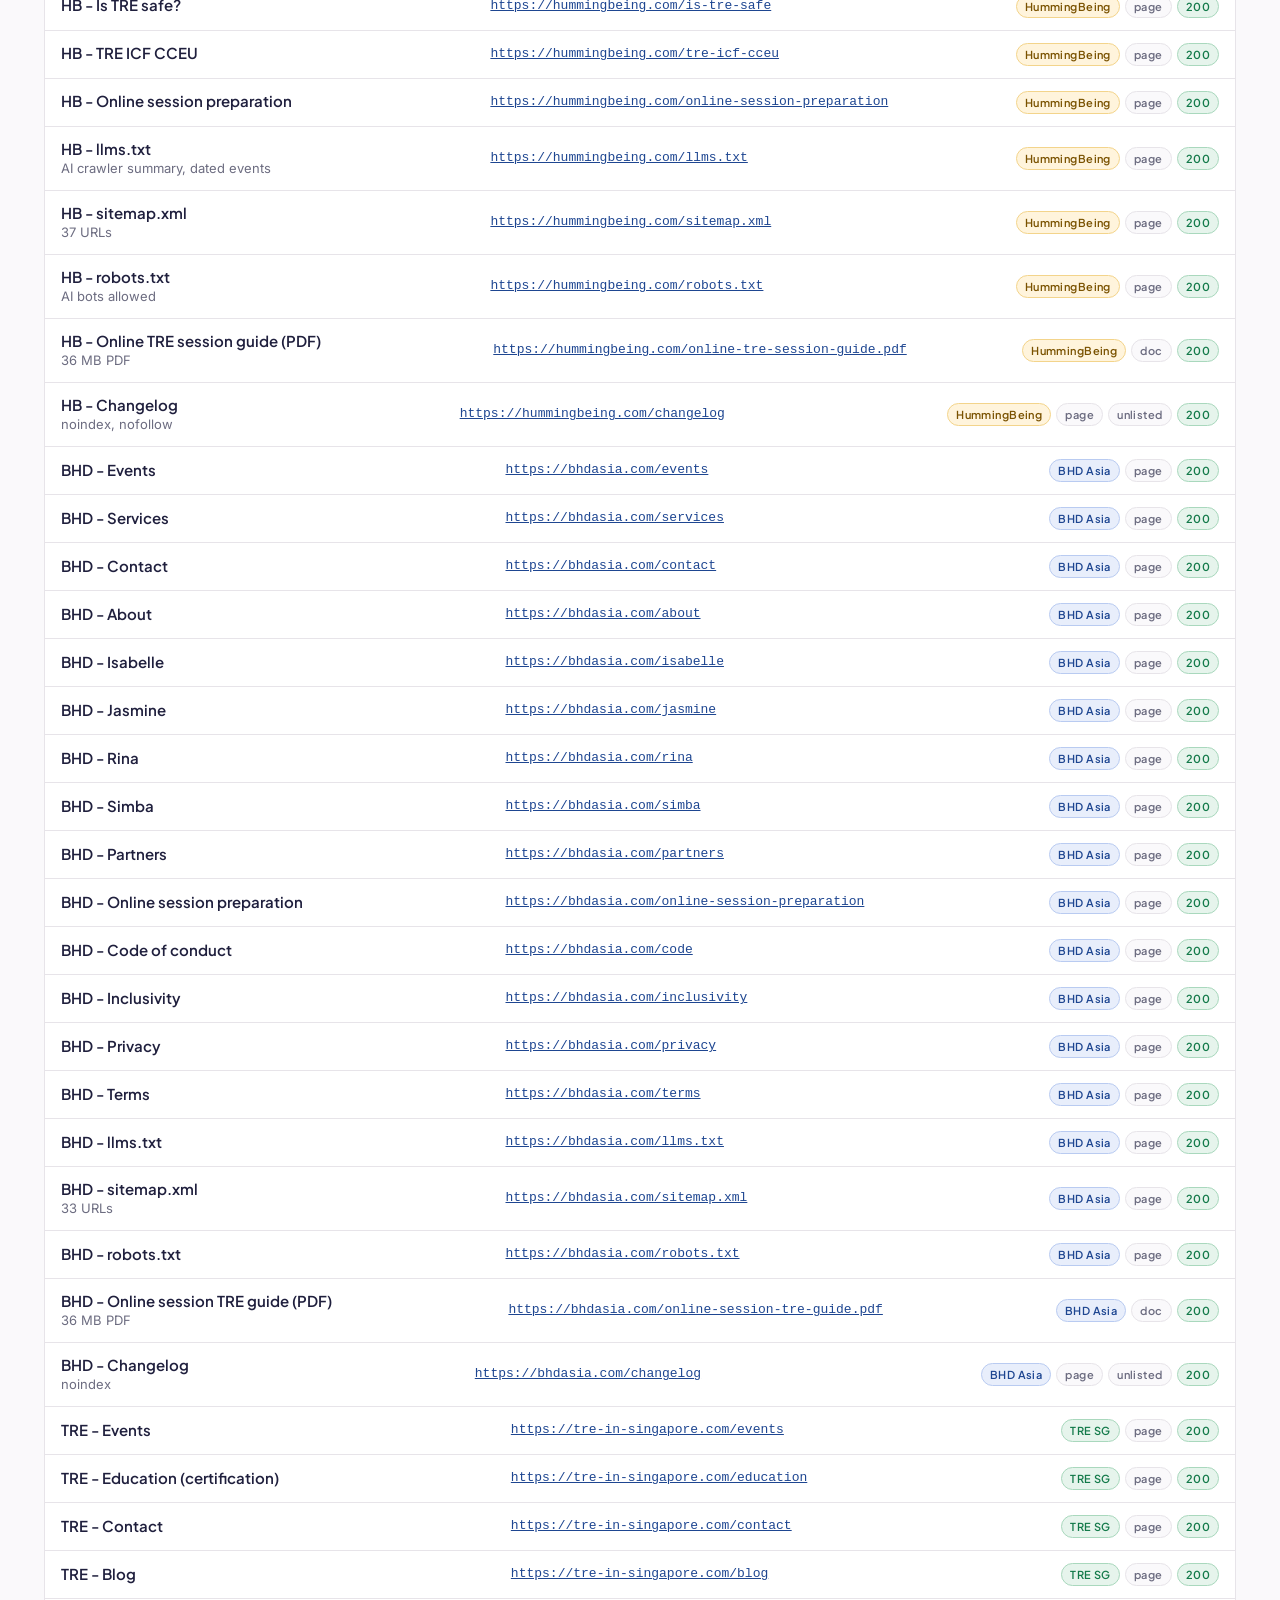
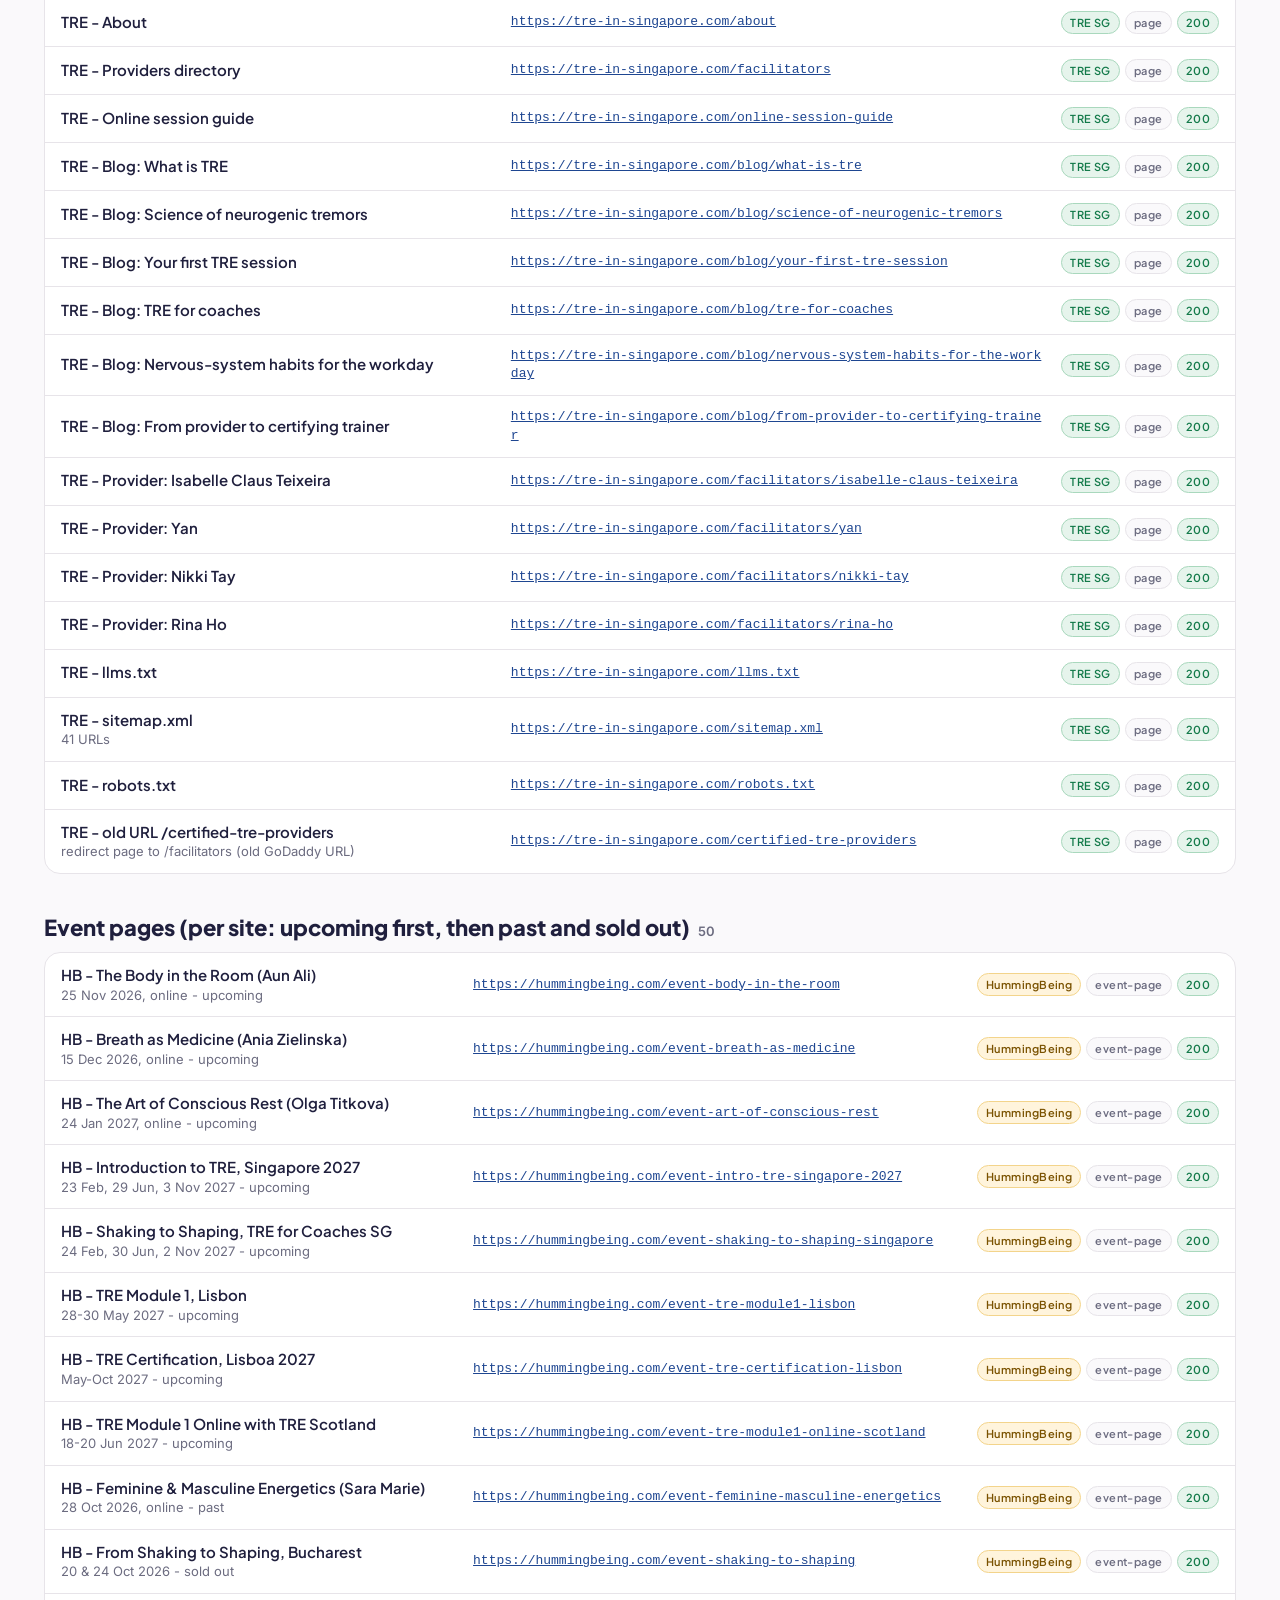
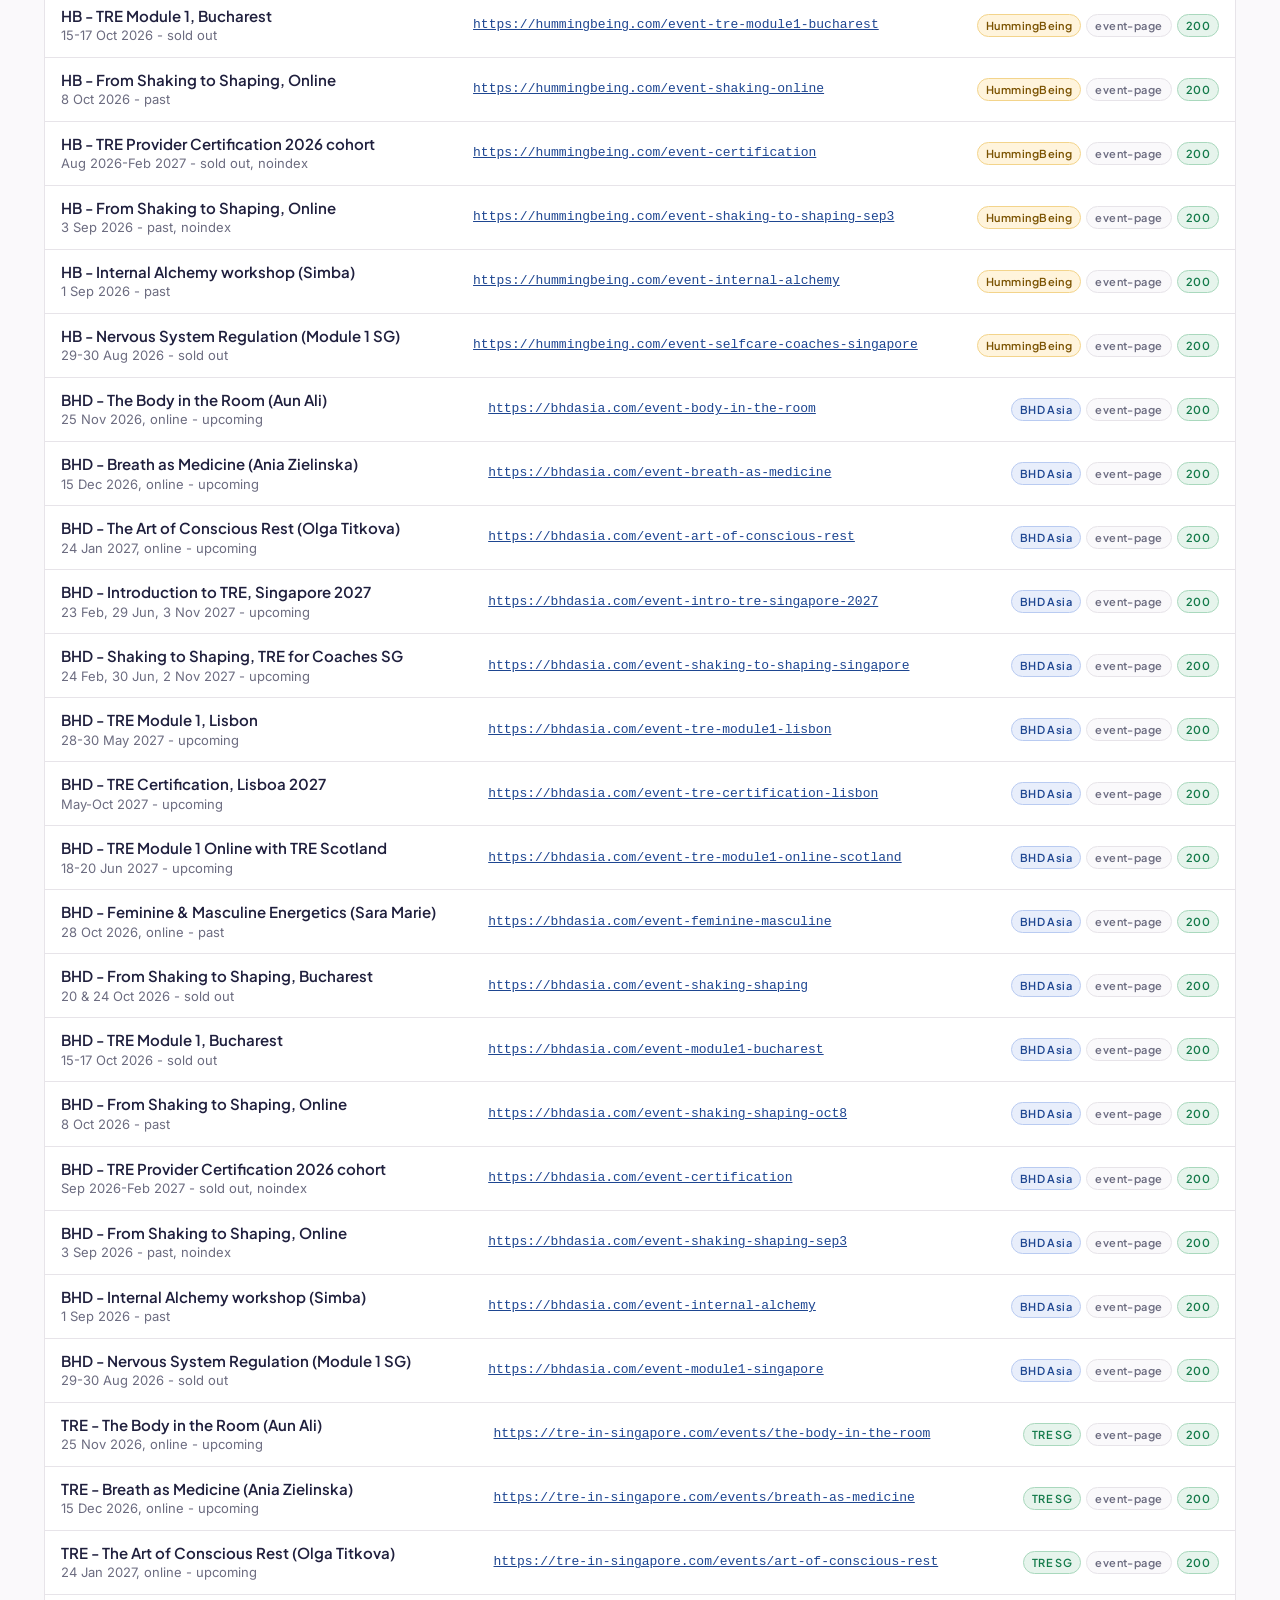
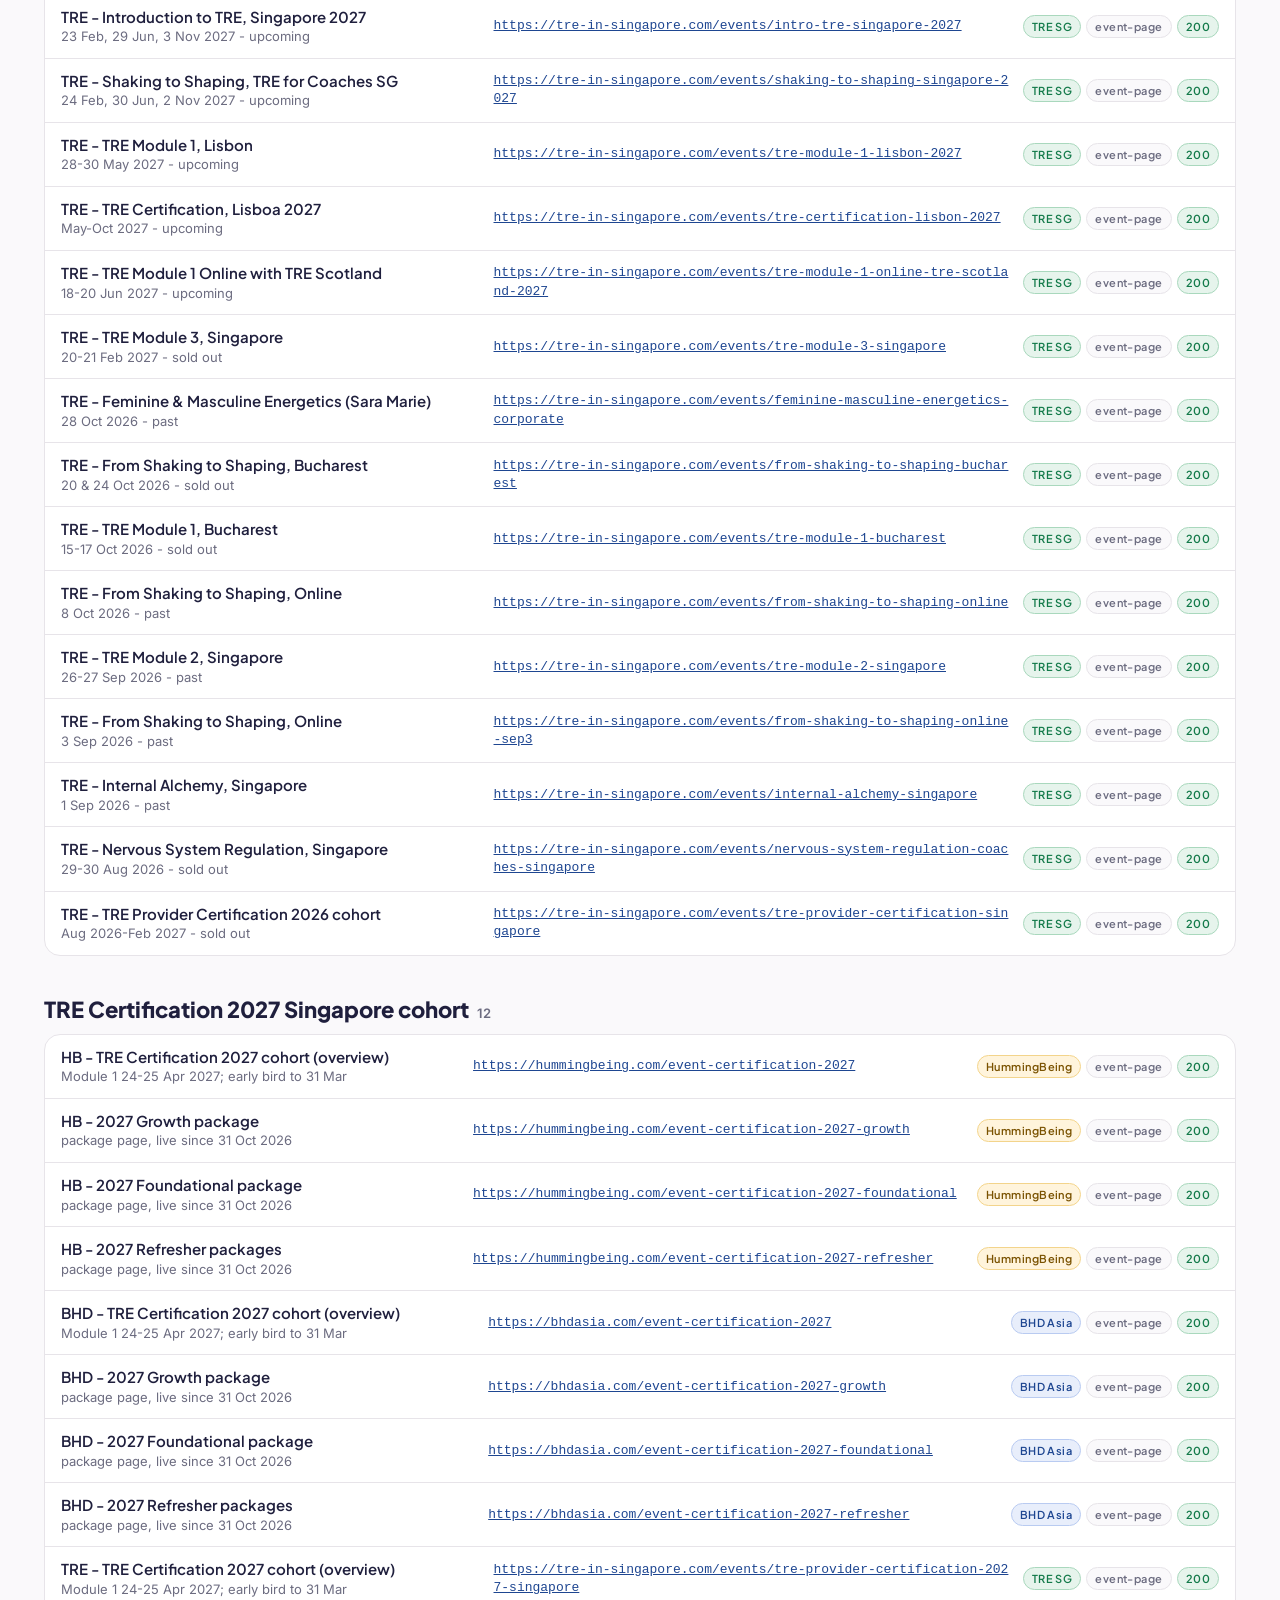
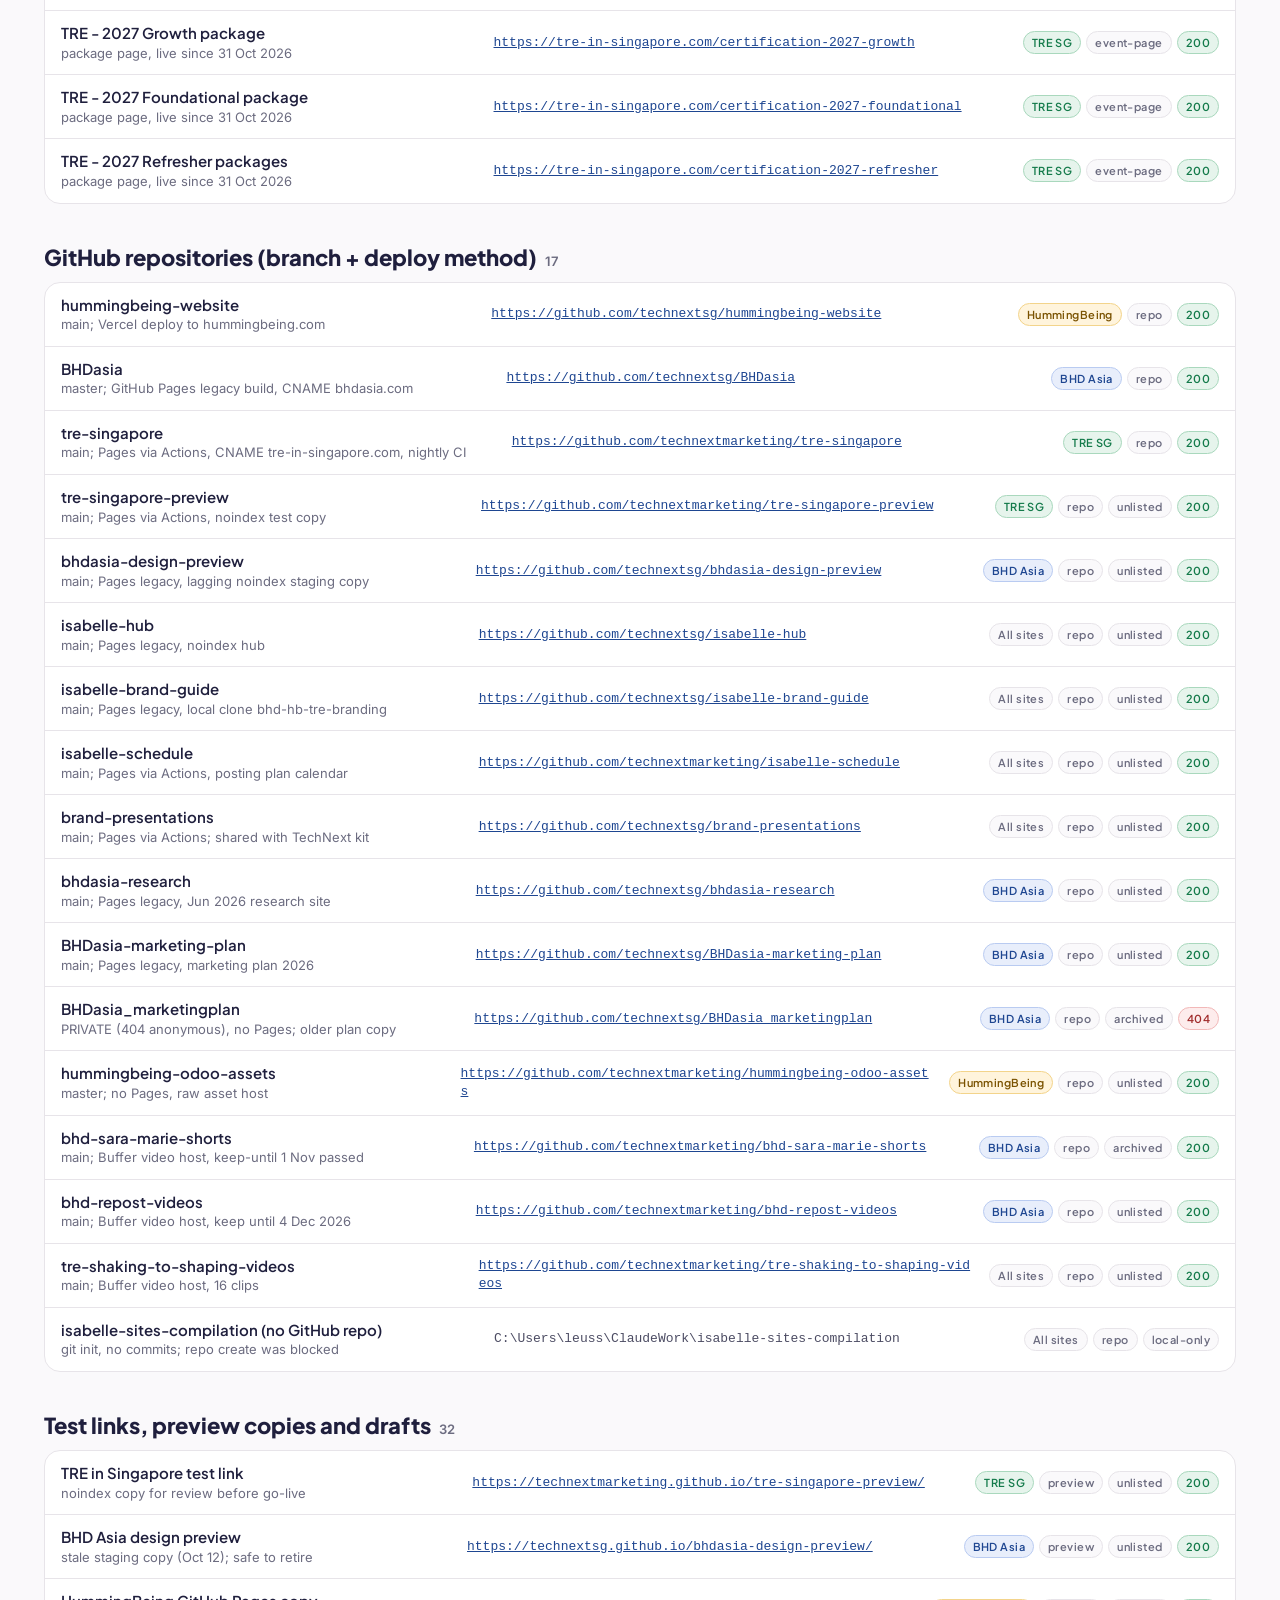
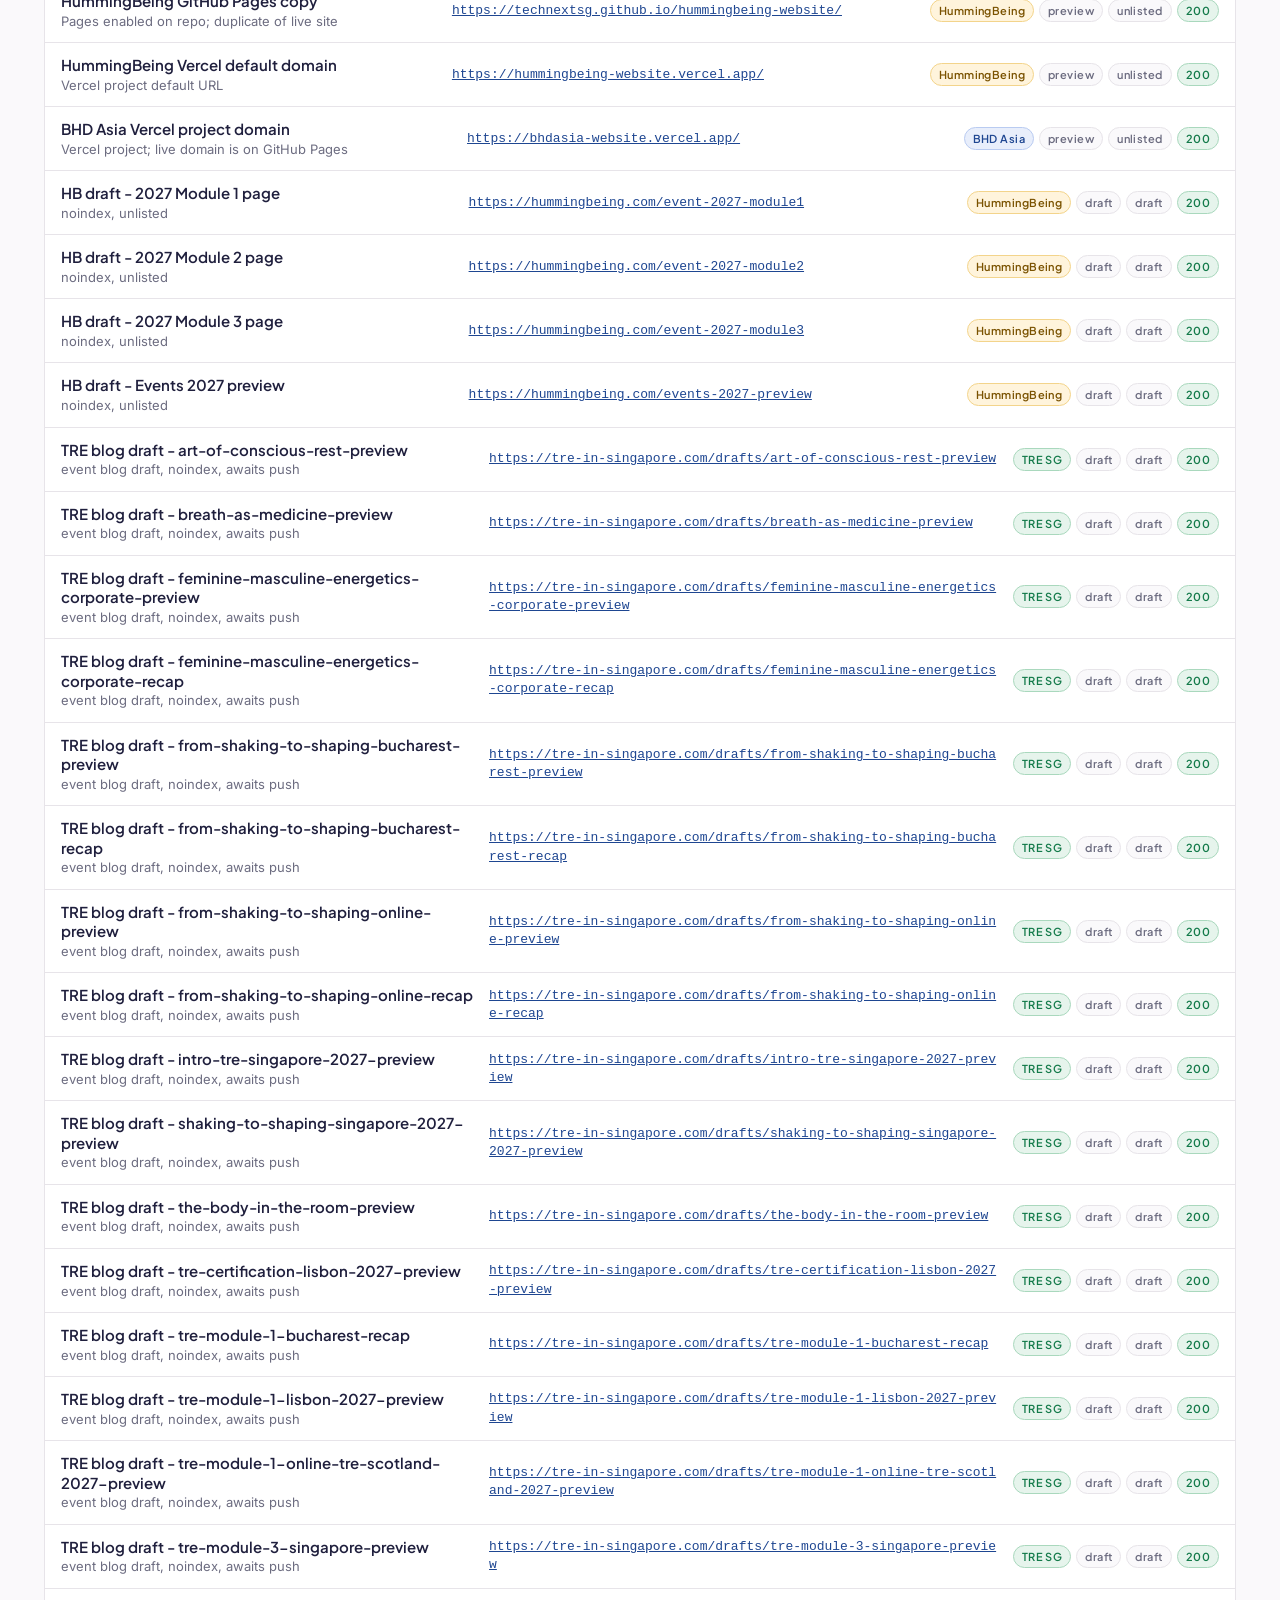
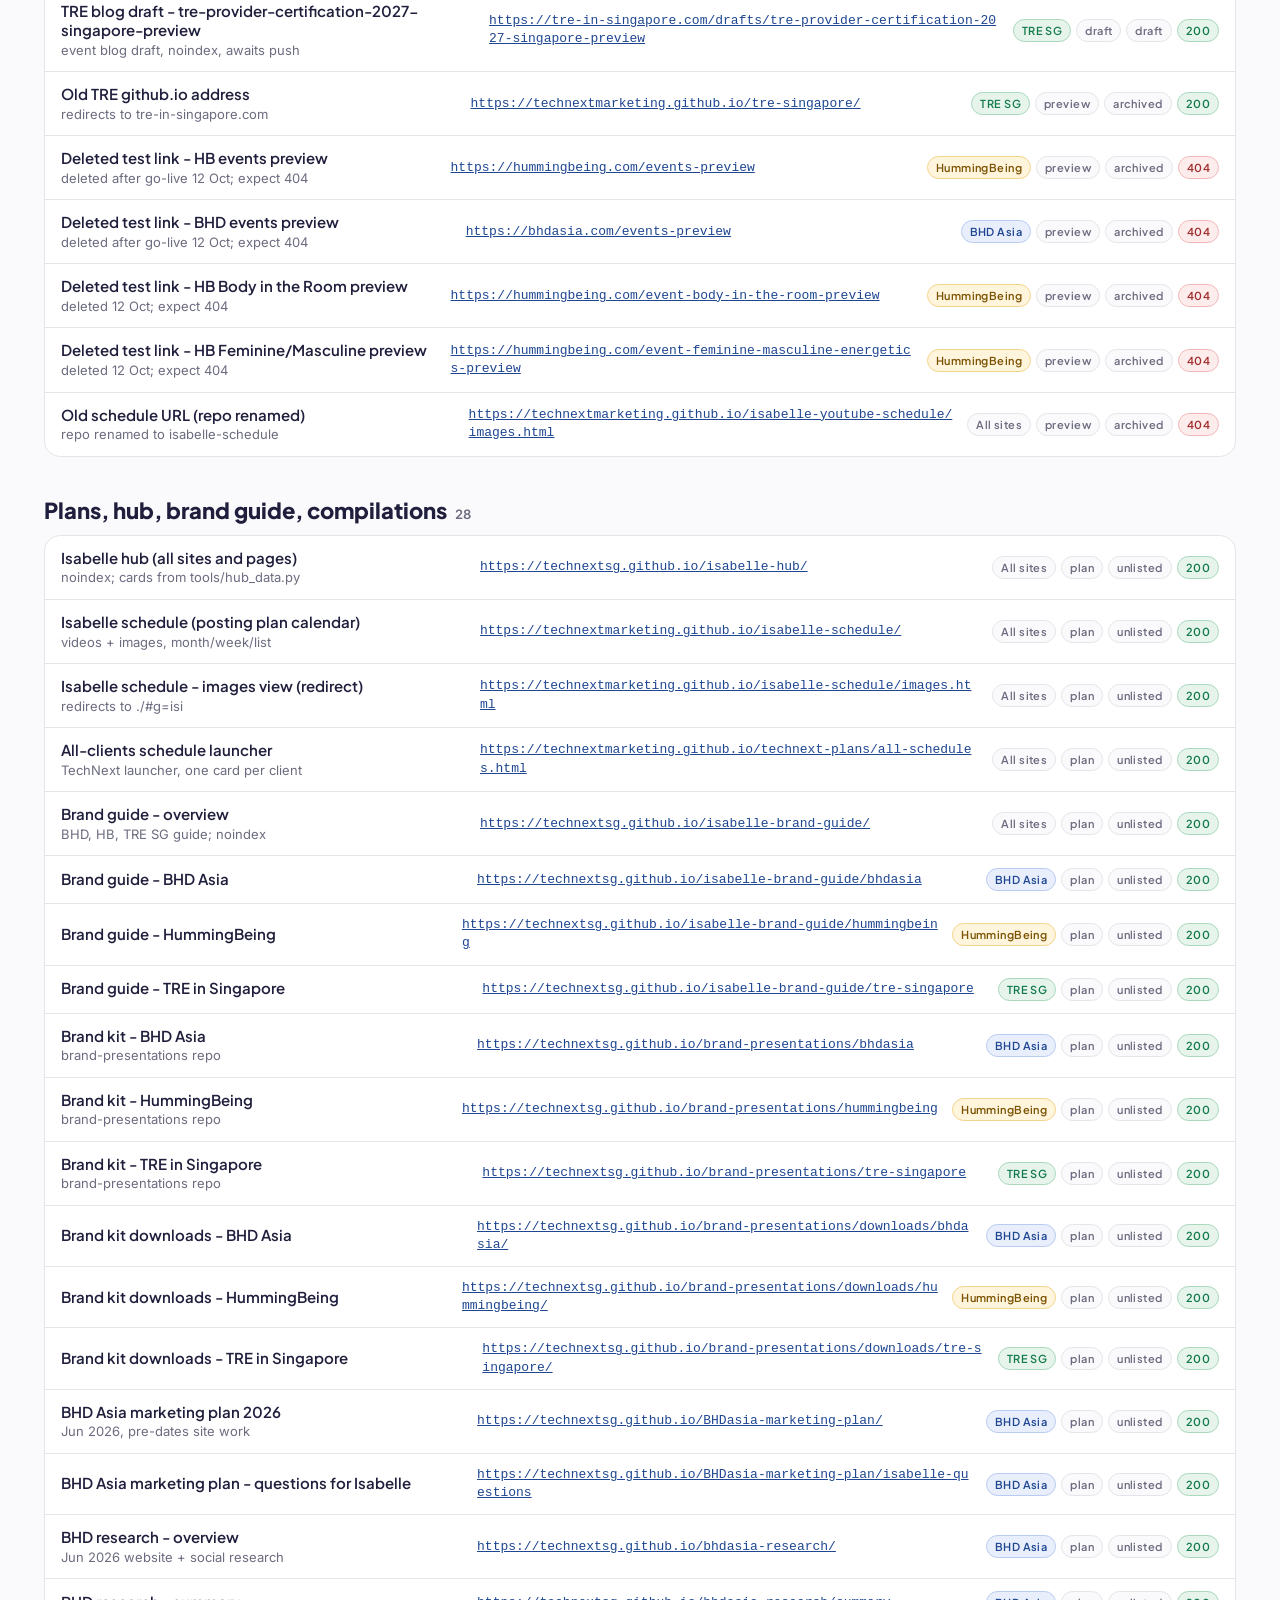
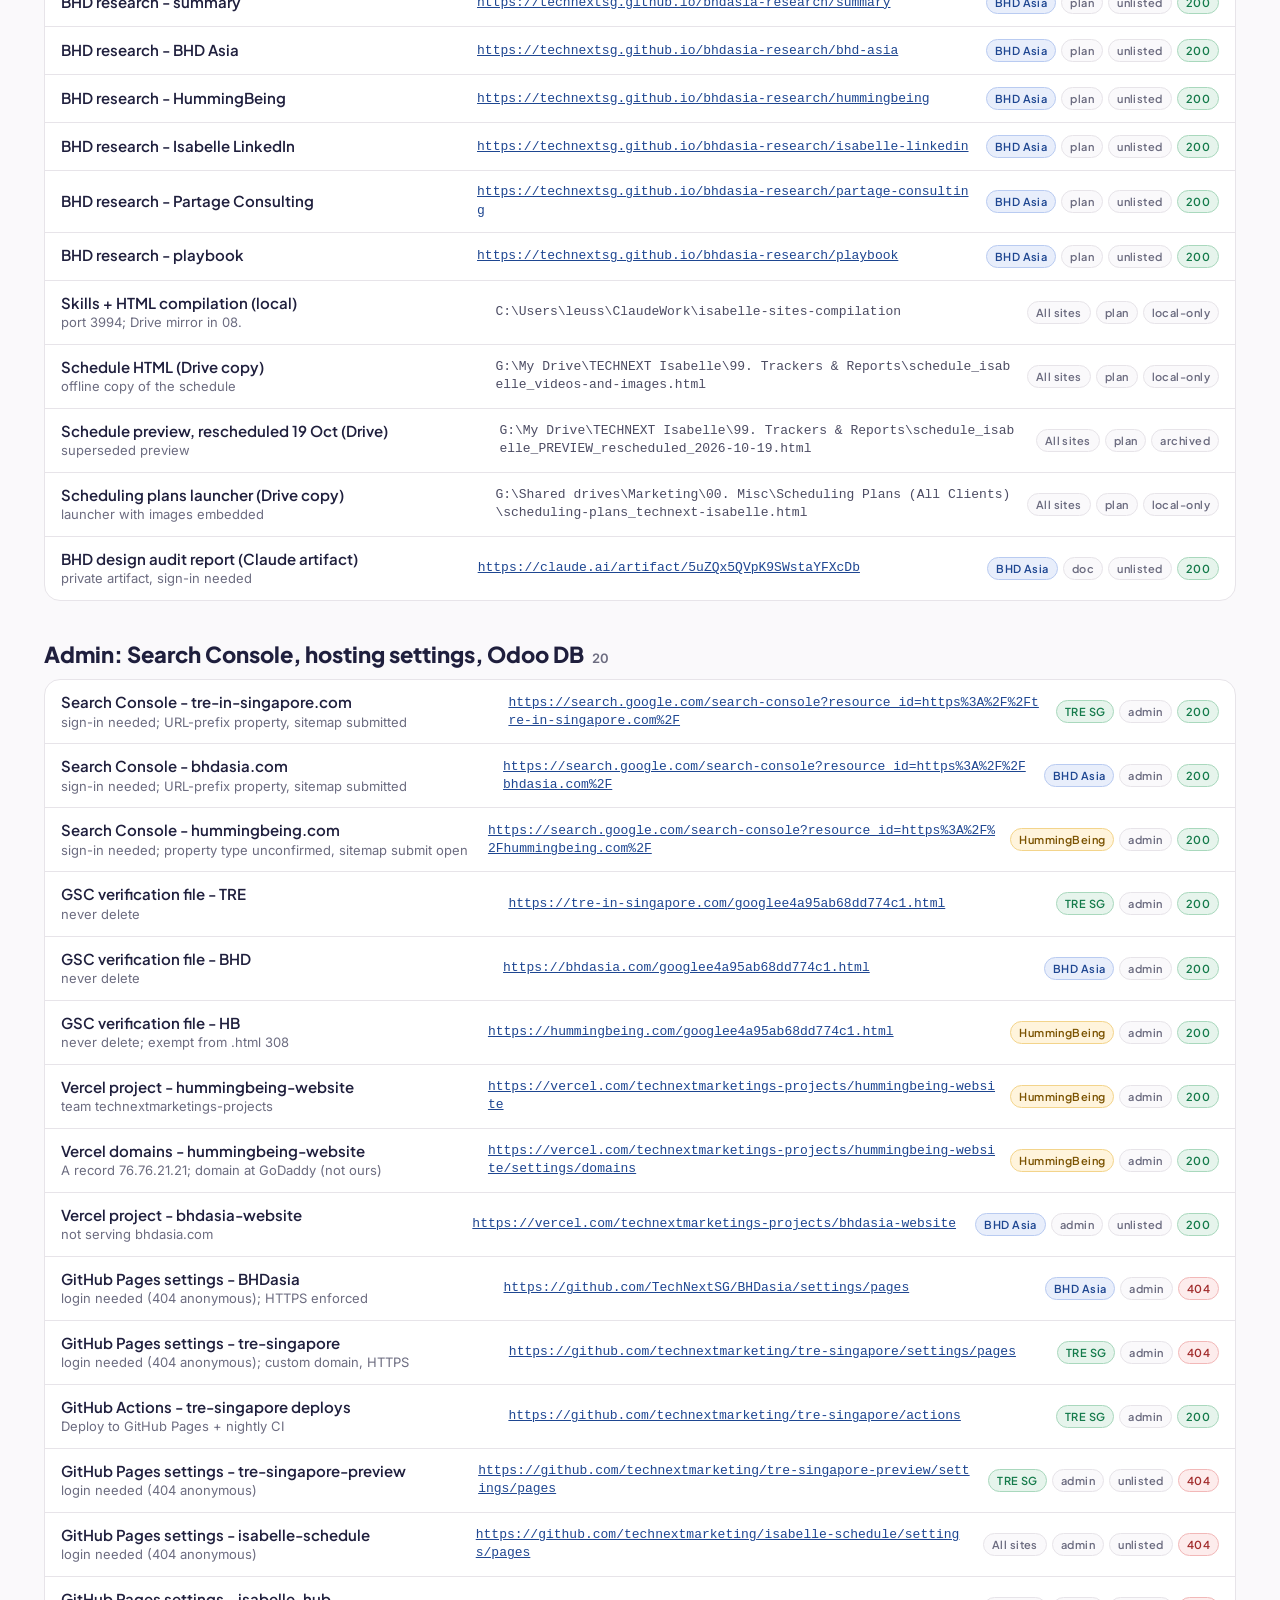
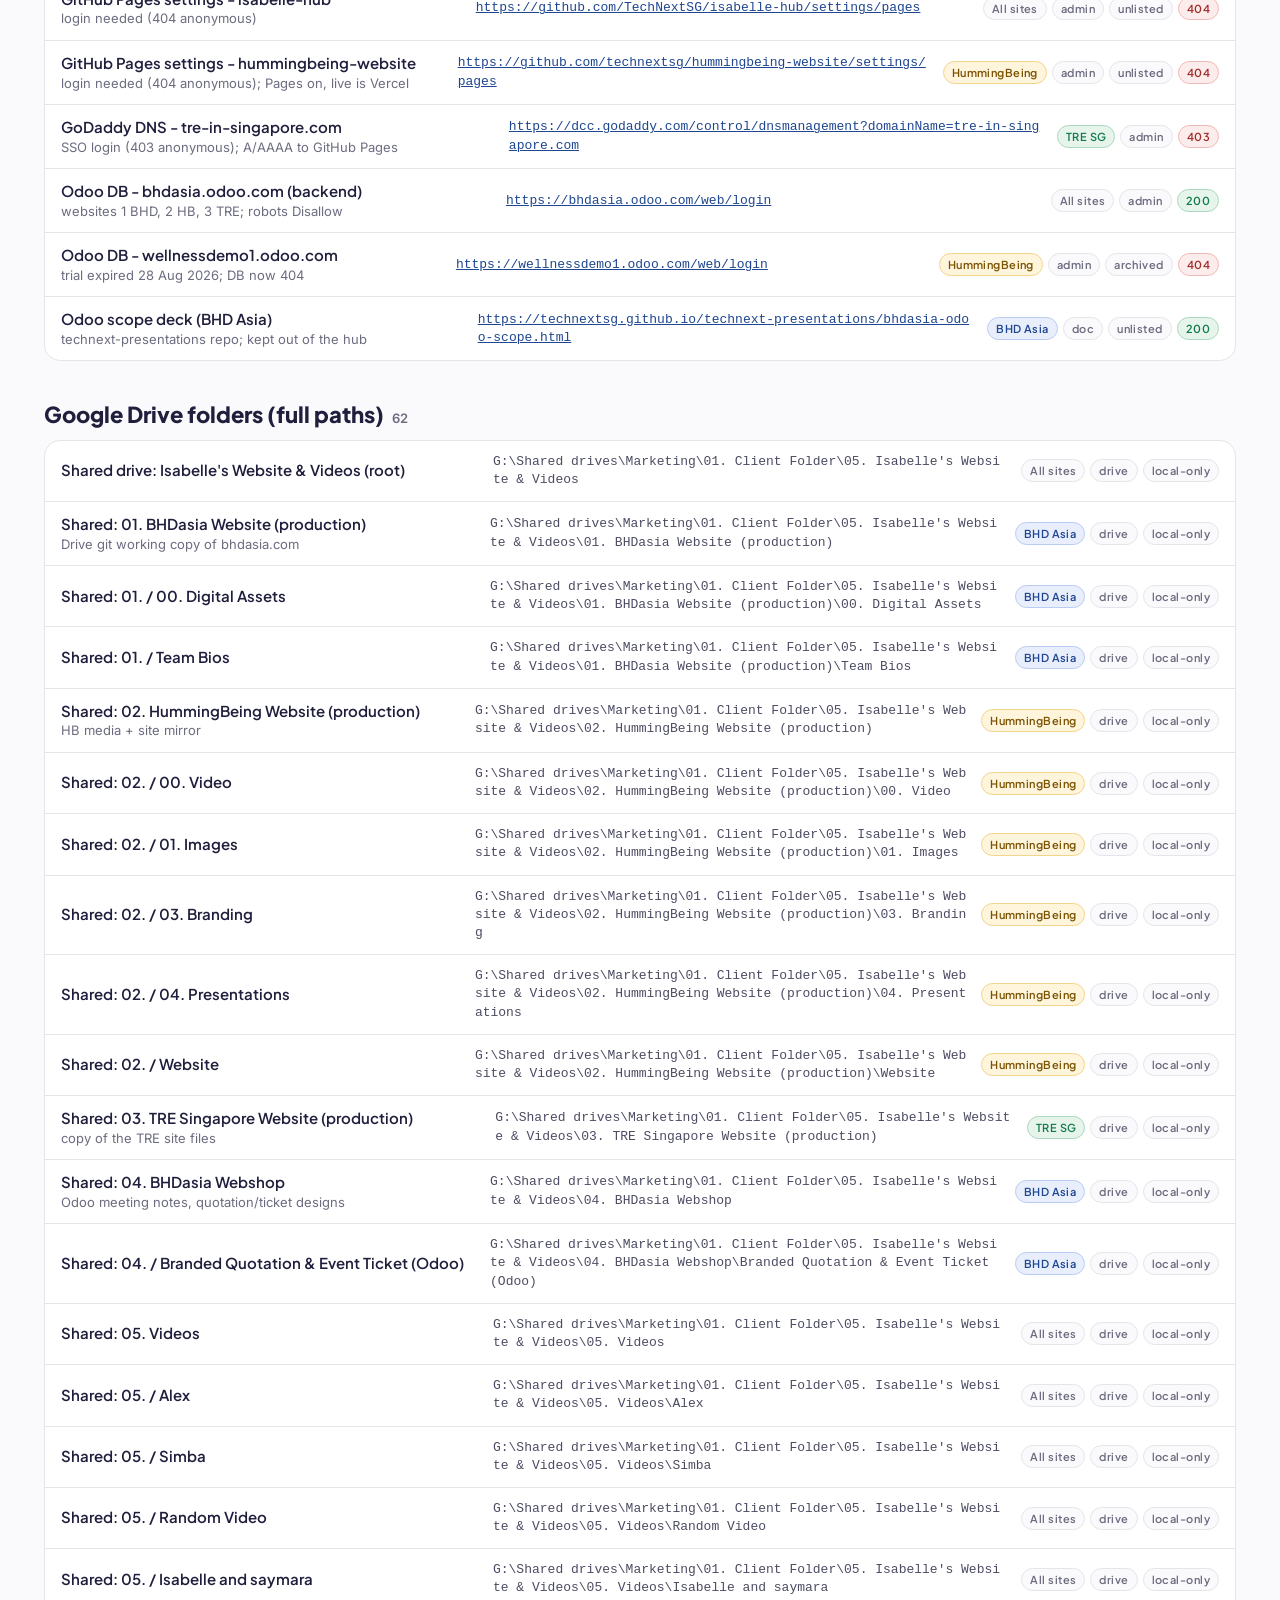
<file: links.html>
<!doctype html>
<html lang="en"><head><meta charset="utf-8"><meta name="viewport" content="width=device-width,initial-scale=1">
<meta name="robots" content="noindex,nofollow"><meta name="color-scheme" content="light">
<title>Every link, in one place · Isabelle · TechNext</title><meta name="description" content="All 305 links made for Isabelle since August 2026: the 3 live sites and their pages, every event, the 2027 cohort, repositories, previews, plans, admin consoles, Drive folders and social channels. Status codes checked 2026-11-08.">
<link rel="icon" href="assets/img/favicon-48.png" sizes="48x48">
<link rel="stylesheet" href="assets/fonts.css?v=1"><link rel="stylesheet" href="assets/hub.css?v=1"><link rel="stylesheet" href="assets/pages.css?v=20261108a">
</head><body>
<header class="ix-hero"><div class="ix-wrap">
<div class="ix-top"><span class="ix-logo"><img src="assets/img/logo-horizontal-white.png" alt="TechNext" width="160" height="32"></span><span class="ix-for">Isabelle Claus Teixeira</span></div>
<div class="ix-hero-row"><div><p class="ix-kicker">HummingBeing · BHD Asia · TRE&trade; in Singapore</p>
<h1>Every link, in one place</h1><p class="ix-lead">All 305 links made for Isabelle since August 2026: the 3 live sites and their pages, every event, the 2027 cohort, repositories, previews, plans, admin consoles, Drive folders and social channels. Status codes checked 2026-11-08.</p></div></div>
<nav class="pg-nav" aria-label="Hub pages"><a href="./">All websites &amp; pages</a><a href="pipeline.html">How it works (pipeline)</a><a href="links.html" aria-current="page">Every link</a></nav></div></header>
<main class="ix-wrap"><div class="lk-bar"><input id="lkq" type="search" placeholder="Search 305 links (page, event, repo, folder...)" aria-label="Search links"><button data-f="all" aria-pressed="true">All</button><button data-f="hb" aria-pressed="false">HummingBeing</button><button data-f="bhd" aria-pressed="false">BHD Asia</button><button data-f="tre" aria-pressed="false">TRE SG</button></div><div class="lk-toc"><a href="#sites">Live websites and key pages (66)</a><a href="#events">Event pages (50)</a><a href="#cohort-2027">TRE Certification 2027 Singapore cohort (12)</a><a href="#repos">GitHub repositories (17)</a><a href="#previews">Test links, preview copies and drafts (32)</a><a href="#plans">Plans, hub, brand guide, compilations (28)</a><a href="#admin">Admin: Search Console, hosting settings, Odoo DB (20)</a><a href="#drive">Google Drive folders (62)</a><a href="#social">Social channels and public booking links (8)</a><a href="#other">Other Isabelle-requested pages (10)</a></div><section class="lk-grp" id="sites"><h2>Live websites and key pages<small>66</small></h2><ul class="lk-list"><li data-site="hb" data-q="hummingbeing (live site) https://hummingbeing.com/ vercel, repo technextsg/hummingbeing-website main"><div class="lk-t">HummingBeing (live site)<small>Vercel, repo technextsg/hummingbeing-website main</small></div><a class="lk-u" href="https://hummingbeing.com/" target="_blank" rel="noopener">https://hummingbeing.com/</a><div class="lk-m tg"><span class="hb">HummingBeing</span><span>live-site</span><span class="ok">200</span></div></li><li data-site="bhd" data-q="bhd asia (live site) https://bhdasia.com/ github pages legacy build from master"><div class="lk-t">BHD Asia (live site)<small>GitHub Pages legacy build from master</small></div><a class="lk-u" href="https://bhdasia.com/" target="_blank" rel="noopener">https://bhdasia.com/</a><div class="lk-m tg"><span class="bhd">BHD Asia</span><span>live-site</span><span class="ok">200</span></div></li><li data-site="tre" data-q="tre in singapore (live site) https://tre-in-singapore.com/ github pages via actions, main"><div class="lk-t">TRE in Singapore (live site)<small>GitHub Pages via Actions, main</small></div><a class="lk-u" href="https://tre-in-singapore.com/" target="_blank" rel="noopener">https://tre-in-singapore.com/</a><div class="lk-m tg"><span class="tre">TRE SG</span><span>live-site</span><span class="ok">200</span></div></li><li data-site="hb" data-q="hb - events https://hummingbeing.com/events "><div class="lk-t">HB - Events<small></small></div><a class="lk-u" href="https://hummingbeing.com/events" target="_blank" rel="noopener">https://hummingbeing.com/events</a><div class="lk-m tg"><span class="hb">HummingBeing</span><span>page</span><span class="ok">200</span></div></li><li data-site="hb" data-q="hb - tre certification https://hummingbeing.com/tre-certification "><div class="lk-t">HB - TRE Certification<small></small></div><a class="lk-u" href="https://hummingbeing.com/tre-certification" target="_blank" rel="noopener">https://hummingbeing.com/tre-certification</a><div class="lk-m tg"><span class="hb">HummingBeing</span><span>page</span><span class="ok">200</span></div></li><li data-site="hb" data-q="hb - book / contact https://hummingbeing.com/book "><div class="lk-t">HB - Book / contact<small></small></div><a class="lk-u" href="https://hummingbeing.com/book" target="_blank" rel="noopener">https://hummingbeing.com/book</a><div class="lk-m tg"><span class="hb">HummingBeing</span><span>page</span><span class="ok">200</span></div></li><li data-site="hb" data-q="hb - tre nervous-system guide (blog pillar) https://hummingbeing.com/tre-nervous-system-guide "><div class="lk-t">HB - TRE nervous-system guide (blog pillar)<small></small></div><a class="lk-u" href="https://hummingbeing.com/tre-nervous-system-guide" target="_blank" rel="noopener">https://hummingbeing.com/tre-nervous-system-guide</a><div class="lk-m tg"><span class="hb">HummingBeing</span><span>page</span><span class="ok">200</span></div></li><li data-site="hb" data-q="hb - article: what happens during neurogenic tremoring https://hummingbeing.com/what-happens-during-neurogenic-tremoring "><div class="lk-t">HB - Article: What happens during neurogenic tremoring<small></small></div><a class="lk-u" href="https://hummingbeing.com/what-happens-during-neurogenic-tremoring" target="_blank" rel="noopener">https://hummingbeing.com/what-happens-during-neurogenic-tremoring</a><div class="lk-m tg"><span class="hb">HummingBeing</span><span>page</span><span class="ok">200</span></div></li><li data-site="hb" data-q="hb - article: neurogenic tremors, stress and anxiety https://hummingbeing.com/neurogenic-tremors-stress-anxiety "><div class="lk-t">HB - Article: Neurogenic tremors, stress and anxiety<small></small></div><a class="lk-u" href="https://hummingbeing.com/neurogenic-tremors-stress-anxiety" target="_blank" rel="noopener">https://hummingbeing.com/neurogenic-tremors-stress-anxiety</a><div class="lk-m tg"><span class="hb">HummingBeing</span><span>page</span><span class="ok">200</span></div></li><li data-site="hb" data-q="hb - article: tre vs somatic experiencing https://hummingbeing.com/tre-vs-somatic-experiencing "><div class="lk-t">HB - Article: TRE vs Somatic Experiencing<small></small></div><a class="lk-u" href="https://hummingbeing.com/tre-vs-somatic-experiencing" target="_blank" rel="noopener">https://hummingbeing.com/tre-vs-somatic-experiencing</a><div class="lk-m tg"><span class="hb">HummingBeing</span><span>page</span><span class="ok">200</span></div></li><li data-site="hb" data-q="hb - article: somatic coaching for burnout, singapore https://hummingbeing.com/somatic-coaching-burnout-singapore "><div class="lk-t">HB - Article: Somatic coaching for burnout, Singapore<small></small></div><a class="lk-u" href="https://hummingbeing.com/somatic-coaching-burnout-singapore" target="_blank" rel="noopener">https://hummingbeing.com/somatic-coaching-burnout-singapore</a><div class="lk-m tg"><span class="hb">HummingBeing</span><span>page</span><span class="ok">200</span></div></li><li data-site="hb" data-q="hb - about https://hummingbeing.com/about "><div class="lk-t">HB - About<small></small></div><a class="lk-u" href="https://hummingbeing.com/about" target="_blank" rel="noopener">https://hummingbeing.com/about</a><div class="lk-m tg"><span class="hb">HummingBeing</span><span>page</span><span class="ok">200</span></div></li><li data-site="hb" data-q="hb - isabelle https://hummingbeing.com/isabelle "><div class="lk-t">HB - Isabelle<small></small></div><a class="lk-u" href="https://hummingbeing.com/isabelle" target="_blank" rel="noopener">https://hummingbeing.com/isabelle</a><div class="lk-m tg"><span class="hb">HummingBeing</span><span>page</span><span class="ok">200</span></div></li><li data-site="hb" data-q="hb - holistic mastermind https://hummingbeing.com/holistic-mastermind "><div class="lk-t">HB - Holistic Mastermind<small></small></div><a class="lk-u" href="https://hummingbeing.com/holistic-mastermind" target="_blank" rel="noopener">https://hummingbeing.com/holistic-mastermind</a><div class="lk-m tg"><span class="hb">HummingBeing</span><span>page</span><span class="ok">200</span></div></li><li data-site="hb" data-q="hb - retreats &amp; workshops https://hummingbeing.com/retreats-workshops "><div class="lk-t">HB - Retreats &amp; Workshops<small></small></div><a class="lk-u" href="https://hummingbeing.com/retreats-workshops" target="_blank" rel="noopener">https://hummingbeing.com/retreats-workshops</a><div class="lk-m tg"><span class="hb">HummingBeing</span><span>page</span><span class="ok">200</span></div></li><li data-site="hb" data-q="hb - gallery https://hummingbeing.com/gallery "><div class="lk-t">HB - Gallery<small></small></div><a class="lk-u" href="https://hummingbeing.com/gallery" target="_blank" rel="noopener">https://hummingbeing.com/gallery</a><div class="lk-m tg"><span class="hb">HummingBeing</span><span>page</span><span class="ok">200</span></div></li><li data-site="hb" data-q="hb - socials https://hummingbeing.com/socials "><div class="lk-t">HB - Socials<small></small></div><a class="lk-u" href="https://hummingbeing.com/socials" target="_blank" rel="noopener">https://hummingbeing.com/socials</a><div class="lk-m tg"><span class="hb">HummingBeing</span><span>page</span><span class="ok">200</span></div></li><li data-site="hb" data-q="hb - tre faq https://hummingbeing.com/tre-faq "><div class="lk-t">HB - TRE FAQ<small></small></div><a class="lk-u" href="https://hummingbeing.com/tre-faq" target="_blank" rel="noopener">https://hummingbeing.com/tre-faq</a><div class="lk-m tg"><span class="hb">HummingBeing</span><span>page</span><span class="ok">200</span></div></li><li data-site="hb" data-q="hb - is tre safe? https://hummingbeing.com/is-tre-safe "><div class="lk-t">HB - Is TRE safe?<small></small></div><a class="lk-u" href="https://hummingbeing.com/is-tre-safe" target="_blank" rel="noopener">https://hummingbeing.com/is-tre-safe</a><div class="lk-m tg"><span class="hb">HummingBeing</span><span>page</span><span class="ok">200</span></div></li><li data-site="hb" data-q="hb - tre icf cceu https://hummingbeing.com/tre-icf-cceu "><div class="lk-t">HB - TRE ICF CCEU<small></small></div><a class="lk-u" href="https://hummingbeing.com/tre-icf-cceu" target="_blank" rel="noopener">https://hummingbeing.com/tre-icf-cceu</a><div class="lk-m tg"><span class="hb">HummingBeing</span><span>page</span><span class="ok">200</span></div></li><li data-site="hb" data-q="hb - online session preparation https://hummingbeing.com/online-session-preparation "><div class="lk-t">HB - Online session preparation<small></small></div><a class="lk-u" href="https://hummingbeing.com/online-session-preparation" target="_blank" rel="noopener">https://hummingbeing.com/online-session-preparation</a><div class="lk-m tg"><span class="hb">HummingBeing</span><span>page</span><span class="ok">200</span></div></li><li data-site="hb" data-q="hb - llms.txt https://hummingbeing.com/llms.txt ai crawler summary, dated events"><div class="lk-t">HB - llms.txt<small>AI crawler summary, dated events</small></div><a class="lk-u" href="https://hummingbeing.com/llms.txt" target="_blank" rel="noopener">https://hummingbeing.com/llms.txt</a><div class="lk-m tg"><span class="hb">HummingBeing</span><span>page</span><span class="ok">200</span></div></li><li data-site="hb" data-q="hb - sitemap.xml https://hummingbeing.com/sitemap.xml 37 urls"><div class="lk-t">HB - sitemap.xml<small>37 URLs</small></div><a class="lk-u" href="https://hummingbeing.com/sitemap.xml" target="_blank" rel="noopener">https://hummingbeing.com/sitemap.xml</a><div class="lk-m tg"><span class="hb">HummingBeing</span><span>page</span><span class="ok">200</span></div></li><li data-site="hb" data-q="hb - robots.txt https://hummingbeing.com/robots.txt ai bots allowed"><div class="lk-t">HB - robots.txt<small>AI bots allowed</small></div><a class="lk-u" href="https://hummingbeing.com/robots.txt" target="_blank" rel="noopener">https://hummingbeing.com/robots.txt</a><div class="lk-m tg"><span class="hb">HummingBeing</span><span>page</span><span class="ok">200</span></div></li><li data-site="hb" data-q="hb - online tre session guide (pdf) https://hummingbeing.com/online-tre-session-guide.pdf 36 mb pdf"><div class="lk-t">HB - Online TRE session guide (PDF)<small>36 MB PDF</small></div><a class="lk-u" href="https://hummingbeing.com/online-tre-session-guide.pdf" target="_blank" rel="noopener">https://hummingbeing.com/online-tre-session-guide.pdf</a><div class="lk-m tg"><span class="hb">HummingBeing</span><span>doc</span><span class="ok">200</span></div></li><li data-site="hb" data-q="hb - changelog https://hummingbeing.com/changelog noindex, nofollow"><div class="lk-t">HB - Changelog<small>noindex, nofollow</small></div><a class="lk-u" href="https://hummingbeing.com/changelog" target="_blank" rel="noopener">https://hummingbeing.com/changelog</a><div class="lk-m tg"><span class="hb">HummingBeing</span><span>page</span><span>unlisted</span><span class="ok">200</span></div></li><li data-site="bhd" data-q="bhd - events https://bhdasia.com/events "><div class="lk-t">BHD - Events<small></small></div><a class="lk-u" href="https://bhdasia.com/events" target="_blank" rel="noopener">https://bhdasia.com/events</a><div class="lk-m tg"><span class="bhd">BHD Asia</span><span>page</span><span class="ok">200</span></div></li><li data-site="bhd" data-q="bhd - services https://bhdasia.com/services "><div class="lk-t">BHD - Services<small></small></div><a class="lk-u" href="https://bhdasia.com/services" target="_blank" rel="noopener">https://bhdasia.com/services</a><div class="lk-m tg"><span class="bhd">BHD Asia</span><span>page</span><span class="ok">200</span></div></li><li data-site="bhd" data-q="bhd - contact https://bhdasia.com/contact "><div class="lk-t">BHD - Contact<small></small></div><a class="lk-u" href="https://bhdasia.com/contact" target="_blank" rel="noopener">https://bhdasia.com/contact</a><div class="lk-m tg"><span class="bhd">BHD Asia</span><span>page</span><span class="ok">200</span></div></li><li data-site="bhd" data-q="bhd - about https://bhdasia.com/about "><div class="lk-t">BHD - About<small></small></div><a class="lk-u" href="https://bhdasia.com/about" target="_blank" rel="noopener">https://bhdasia.com/about</a><div class="lk-m tg"><span class="bhd">BHD Asia</span><span>page</span><span class="ok">200</span></div></li><li data-site="bhd" data-q="bhd - isabelle https://bhdasia.com/isabelle "><div class="lk-t">BHD - Isabelle<small></small></div><a class="lk-u" href="https://bhdasia.com/isabelle" target="_blank" rel="noopener">https://bhdasia.com/isabelle</a><div class="lk-m tg"><span class="bhd">BHD Asia</span><span>page</span><span class="ok">200</span></div></li><li data-site="bhd" data-q="bhd - jasmine https://bhdasia.com/jasmine "><div class="lk-t">BHD - Jasmine<small></small></div><a class="lk-u" href="https://bhdasia.com/jasmine" target="_blank" rel="noopener">https://bhdasia.com/jasmine</a><div class="lk-m tg"><span class="bhd">BHD Asia</span><span>page</span><span class="ok">200</span></div></li><li data-site="bhd" data-q="bhd - rina https://bhdasia.com/rina "><div class="lk-t">BHD - Rina<small></small></div><a class="lk-u" href="https://bhdasia.com/rina" target="_blank" rel="noopener">https://bhdasia.com/rina</a><div class="lk-m tg"><span class="bhd">BHD Asia</span><span>page</span><span class="ok">200</span></div></li><li data-site="bhd" data-q="bhd - simba https://bhdasia.com/simba "><div class="lk-t">BHD - Simba<small></small></div><a class="lk-u" href="https://bhdasia.com/simba" target="_blank" rel="noopener">https://bhdasia.com/simba</a><div class="lk-m tg"><span class="bhd">BHD Asia</span><span>page</span><span class="ok">200</span></div></li><li data-site="bhd" data-q="bhd - partners https://bhdasia.com/partners "><div class="lk-t">BHD - Partners<small></small></div><a class="lk-u" href="https://bhdasia.com/partners" target="_blank" rel="noopener">https://bhdasia.com/partners</a><div class="lk-m tg"><span class="bhd">BHD Asia</span><span>page</span><span class="ok">200</span></div></li><li data-site="bhd" data-q="bhd - online session preparation https://bhdasia.com/online-session-preparation "><div class="lk-t">BHD - Online session preparation<small></small></div><a class="lk-u" href="https://bhdasia.com/online-session-preparation" target="_blank" rel="noopener">https://bhdasia.com/online-session-preparation</a><div class="lk-m tg"><span class="bhd">BHD Asia</span><span>page</span><span class="ok">200</span></div></li><li data-site="bhd" data-q="bhd - code of conduct https://bhdasia.com/code "><div class="lk-t">BHD - Code of conduct<small></small></div><a class="lk-u" href="https://bhdasia.com/code" target="_blank" rel="noopener">https://bhdasia.com/code</a><div class="lk-m tg"><span class="bhd">BHD Asia</span><span>page</span><span class="ok">200</span></div></li><li data-site="bhd" data-q="bhd - inclusivity https://bhdasia.com/inclusivity "><div class="lk-t">BHD - Inclusivity<small></small></div><a class="lk-u" href="https://bhdasia.com/inclusivity" target="_blank" rel="noopener">https://bhdasia.com/inclusivity</a><div class="lk-m tg"><span class="bhd">BHD Asia</span><span>page</span><span class="ok">200</span></div></li><li data-site="bhd" data-q="bhd - privacy https://bhdasia.com/privacy "><div class="lk-t">BHD - Privacy<small></small></div><a class="lk-u" href="https://bhdasia.com/privacy" target="_blank" rel="noopener">https://bhdasia.com/privacy</a><div class="lk-m tg"><span class="bhd">BHD Asia</span><span>page</span><span class="ok">200</span></div></li><li data-site="bhd" data-q="bhd - terms https://bhdasia.com/terms "><div class="lk-t">BHD - Terms<small></small></div><a class="lk-u" href="https://bhdasia.com/terms" target="_blank" rel="noopener">https://bhdasia.com/terms</a><div class="lk-m tg"><span class="bhd">BHD Asia</span><span>page</span><span class="ok">200</span></div></li><li data-site="bhd" data-q="bhd - llms.txt https://bhdasia.com/llms.txt "><div class="lk-t">BHD - llms.txt<small></small></div><a class="lk-u" href="https://bhdasia.com/llms.txt" target="_blank" rel="noopener">https://bhdasia.com/llms.txt</a><div class="lk-m tg"><span class="bhd">BHD Asia</span><span>page</span><span class="ok">200</span></div></li><li data-site="bhd" data-q="bhd - sitemap.xml https://bhdasia.com/sitemap.xml 33 urls"><div class="lk-t">BHD - sitemap.xml<small>33 URLs</small></div><a class="lk-u" href="https://bhdasia.com/sitemap.xml" target="_blank" rel="noopener">https://bhdasia.com/sitemap.xml</a><div class="lk-m tg"><span class="bhd">BHD Asia</span><span>page</span><span class="ok">200</span></div></li><li data-site="bhd" data-q="bhd - robots.txt https://bhdasia.com/robots.txt "><div class="lk-t">BHD - robots.txt<small></small></div><a class="lk-u" href="https://bhdasia.com/robots.txt" target="_blank" rel="noopener">https://bhdasia.com/robots.txt</a><div class="lk-m tg"><span class="bhd">BHD Asia</span><span>page</span><span class="ok">200</span></div></li><li data-site="bhd" data-q="bhd - online session tre guide (pdf) https://bhdasia.com/online-session-tre-guide.pdf 36 mb pdf"><div class="lk-t">BHD - Online session TRE guide (PDF)<small>36 MB PDF</small></div><a class="lk-u" href="https://bhdasia.com/online-session-tre-guide.pdf" target="_blank" rel="noopener">https://bhdasia.com/online-session-tre-guide.pdf</a><div class="lk-m tg"><span class="bhd">BHD Asia</span><span>doc</span><span class="ok">200</span></div></li><li data-site="bhd" data-q="bhd - changelog https://bhdasia.com/changelog noindex"><div class="lk-t">BHD - Changelog<small>noindex</small></div><a class="lk-u" href="https://bhdasia.com/changelog" target="_blank" rel="noopener">https://bhdasia.com/changelog</a><div class="lk-m tg"><span class="bhd">BHD Asia</span><span>page</span><span>unlisted</span><span class="ok">200</span></div></li><li data-site="tre" data-q="tre - events https://tre-in-singapore.com/events "><div class="lk-t">TRE - Events<small></small></div><a class="lk-u" href="https://tre-in-singapore.com/events" target="_blank" rel="noopener">https://tre-in-singapore.com/events</a><div class="lk-m tg"><span class="tre">TRE SG</span><span>page</span><span class="ok">200</span></div></li><li data-site="tre" data-q="tre - education (certification) https://tre-in-singapore.com/education "><div class="lk-t">TRE - Education (certification)<small></small></div><a class="lk-u" href="https://tre-in-singapore.com/education" target="_blank" rel="noopener">https://tre-in-singapore.com/education</a><div class="lk-m tg"><span class="tre">TRE SG</span><span>page</span><span class="ok">200</span></div></li><li data-site="tre" data-q="tre - contact https://tre-in-singapore.com/contact "><div class="lk-t">TRE - Contact<small></small></div><a class="lk-u" href="https://tre-in-singapore.com/contact" target="_blank" rel="noopener">https://tre-in-singapore.com/contact</a><div class="lk-m tg"><span class="tre">TRE SG</span><span>page</span><span class="ok">200</span></div></li><li data-site="tre" data-q="tre - blog https://tre-in-singapore.com/blog "><div class="lk-t">TRE - Blog<small></small></div><a class="lk-u" href="https://tre-in-singapore.com/blog" target="_blank" rel="noopener">https://tre-in-singapore.com/blog</a><div class="lk-m tg"><span class="tre">TRE SG</span><span>page</span><span class="ok">200</span></div></li><li data-site="tre" data-q="tre - about https://tre-in-singapore.com/about "><div class="lk-t">TRE - About<small></small></div><a class="lk-u" href="https://tre-in-singapore.com/about" target="_blank" rel="noopener">https://tre-in-singapore.com/about</a><div class="lk-m tg"><span class="tre">TRE SG</span><span>page</span><span class="ok">200</span></div></li><li data-site="tre" data-q="tre - providers directory https://tre-in-singapore.com/facilitators "><div class="lk-t">TRE - Providers directory<small></small></div><a class="lk-u" href="https://tre-in-singapore.com/facilitators" target="_blank" rel="noopener">https://tre-in-singapore.com/facilitators</a><div class="lk-m tg"><span class="tre">TRE SG</span><span>page</span><span class="ok">200</span></div></li><li data-site="tre" data-q="tre - online session guide https://tre-in-singapore.com/online-session-guide "><div class="lk-t">TRE - Online session guide<small></small></div><a class="lk-u" href="https://tre-in-singapore.com/online-session-guide" target="_blank" rel="noopener">https://tre-in-singapore.com/online-session-guide</a><div class="lk-m tg"><span class="tre">TRE SG</span><span>page</span><span class="ok">200</span></div></li><li data-site="tre" data-q="tre - blog: what is tre https://tre-in-singapore.com/blog/what-is-tre "><div class="lk-t">TRE - Blog: What is TRE<small></small></div><a class="lk-u" href="https://tre-in-singapore.com/blog/what-is-tre" target="_blank" rel="noopener">https://tre-in-singapore.com/blog/what-is-tre</a><div class="lk-m tg"><span class="tre">TRE SG</span><span>page</span><span class="ok">200</span></div></li><li data-site="tre" data-q="tre - blog: science of neurogenic tremors https://tre-in-singapore.com/blog/science-of-neurogenic-tremors "><div class="lk-t">TRE - Blog: Science of neurogenic tremors<small></small></div><a class="lk-u" href="https://tre-in-singapore.com/blog/science-of-neurogenic-tremors" target="_blank" rel="noopener">https://tre-in-singapore.com/blog/science-of-neurogenic-tremors</a><div class="lk-m tg"><span class="tre">TRE SG</span><span>page</span><span class="ok">200</span></div></li><li data-site="tre" data-q="tre - blog: your first tre session https://tre-in-singapore.com/blog/your-first-tre-session "><div class="lk-t">TRE - Blog: Your first TRE session<small></small></div><a class="lk-u" href="https://tre-in-singapore.com/blog/your-first-tre-session" target="_blank" rel="noopener">https://tre-in-singapore.com/blog/your-first-tre-session</a><div class="lk-m tg"><span class="tre">TRE SG</span><span>page</span><span class="ok">200</span></div></li><li data-site="tre" data-q="tre - blog: tre for coaches https://tre-in-singapore.com/blog/tre-for-coaches "><div class="lk-t">TRE - Blog: TRE for coaches<small></small></div><a class="lk-u" href="https://tre-in-singapore.com/blog/tre-for-coaches" target="_blank" rel="noopener">https://tre-in-singapore.com/blog/tre-for-coaches</a><div class="lk-m tg"><span class="tre">TRE SG</span><span>page</span><span class="ok">200</span></div></li><li data-site="tre" data-q="tre - blog: nervous-system habits for the workday https://tre-in-singapore.com/blog/nervous-system-habits-for-the-workday "><div class="lk-t">TRE - Blog: Nervous-system habits for the workday<small></small></div><a class="lk-u" href="https://tre-in-singapore.com/blog/nervous-system-habits-for-the-workday" target="_blank" rel="noopener">https://tre-in-singapore.com/blog/nervous-system-habits-for-the-workday</a><div class="lk-m tg"><span class="tre">TRE SG</span><span>page</span><span class="ok">200</span></div></li><li data-site="tre" data-q="tre - blog: from provider to certifying trainer https://tre-in-singapore.com/blog/from-provider-to-certifying-trainer "><div class="lk-t">TRE - Blog: From provider to certifying trainer<small></small></div><a class="lk-u" href="https://tre-in-singapore.com/blog/from-provider-to-certifying-trainer" target="_blank" rel="noopener">https://tre-in-singapore.com/blog/from-provider-to-certifying-trainer</a><div class="lk-m tg"><span class="tre">TRE SG</span><span>page</span><span class="ok">200</span></div></li><li data-site="tre" data-q="tre - provider: isabelle claus teixeira https://tre-in-singapore.com/facilitators/isabelle-claus-teixeira "><div class="lk-t">TRE - Provider: Isabelle Claus Teixeira<small></small></div><a class="lk-u" href="https://tre-in-singapore.com/facilitators/isabelle-claus-teixeira" target="_blank" rel="noopener">https://tre-in-singapore.com/facilitators/isabelle-claus-teixeira</a><div class="lk-m tg"><span class="tre">TRE SG</span><span>page</span><span class="ok">200</span></div></li><li data-site="tre" data-q="tre - provider: yan https://tre-in-singapore.com/facilitators/yan "><div class="lk-t">TRE - Provider: Yan<small></small></div><a class="lk-u" href="https://tre-in-singapore.com/facilitators/yan" target="_blank" rel="noopener">https://tre-in-singapore.com/facilitators/yan</a><div class="lk-m tg"><span class="tre">TRE SG</span><span>page</span><span class="ok">200</span></div></li><li data-site="tre" data-q="tre - provider: nikki tay https://tre-in-singapore.com/facilitators/nikki-tay "><div class="lk-t">TRE - Provider: Nikki Tay<small></small></div><a class="lk-u" href="https://tre-in-singapore.com/facilitators/nikki-tay" target="_blank" rel="noopener">https://tre-in-singapore.com/facilitators/nikki-tay</a><div class="lk-m tg"><span class="tre">TRE SG</span><span>page</span><span class="ok">200</span></div></li><li data-site="tre" data-q="tre - provider: rina ho https://tre-in-singapore.com/facilitators/rina-ho "><div class="lk-t">TRE - Provider: Rina Ho<small></small></div><a class="lk-u" href="https://tre-in-singapore.com/facilitators/rina-ho" target="_blank" rel="noopener">https://tre-in-singapore.com/facilitators/rina-ho</a><div class="lk-m tg"><span class="tre">TRE SG</span><span>page</span><span class="ok">200</span></div></li><li data-site="tre" data-q="tre - llms.txt https://tre-in-singapore.com/llms.txt "><div class="lk-t">TRE - llms.txt<small></small></div><a class="lk-u" href="https://tre-in-singapore.com/llms.txt" target="_blank" rel="noopener">https://tre-in-singapore.com/llms.txt</a><div class="lk-m tg"><span class="tre">TRE SG</span><span>page</span><span class="ok">200</span></div></li><li data-site="tre" data-q="tre - sitemap.xml https://tre-in-singapore.com/sitemap.xml 41 urls"><div class="lk-t">TRE - sitemap.xml<small>41 URLs</small></div><a class="lk-u" href="https://tre-in-singapore.com/sitemap.xml" target="_blank" rel="noopener">https://tre-in-singapore.com/sitemap.xml</a><div class="lk-m tg"><span class="tre">TRE SG</span><span>page</span><span class="ok">200</span></div></li><li data-site="tre" data-q="tre - robots.txt https://tre-in-singapore.com/robots.txt "><div class="lk-t">TRE - robots.txt<small></small></div><a class="lk-u" href="https://tre-in-singapore.com/robots.txt" target="_blank" rel="noopener">https://tre-in-singapore.com/robots.txt</a><div class="lk-m tg"><span class="tre">TRE SG</span><span>page</span><span class="ok">200</span></div></li><li data-site="tre" data-q="tre - old url /certified-tre-providers https://tre-in-singapore.com/certified-tre-providers redirect page to /facilitators (old godaddy url)"><div class="lk-t">TRE - old URL /certified-tre-providers<small>redirect page to /facilitators (old GoDaddy URL)</small></div><a class="lk-u" href="https://tre-in-singapore.com/certified-tre-providers" target="_blank" rel="noopener">https://tre-in-singapore.com/certified-tre-providers</a><div class="lk-m tg"><span class="tre">TRE SG</span><span>page</span><span class="ok">200</span></div></li></ul></section><section class="lk-grp" id="events"><h2>Event pages (per site: upcoming first, then past and sold out)<small>50</small></h2><ul class="lk-list"><li data-site="hb" data-q="hb - the body in the room (aun ali) https://hummingbeing.com/event-body-in-the-room 25 nov 2026, online - upcoming"><div class="lk-t">HB - The Body in the Room (Aun Ali)<small>25 Nov 2026, online - upcoming</small></div><a class="lk-u" href="https://hummingbeing.com/event-body-in-the-room" target="_blank" rel="noopener">https://hummingbeing.com/event-body-in-the-room</a><div class="lk-m tg"><span class="hb">HummingBeing</span><span>event-page</span><span class="ok">200</span></div></li><li data-site="hb" data-q="hb - breath as medicine (ania zielinska) https://hummingbeing.com/event-breath-as-medicine 15 dec 2026, online - upcoming"><div class="lk-t">HB - Breath as Medicine (Ania Zielinska)<small>15 Dec 2026, online - upcoming</small></div><a class="lk-u" href="https://hummingbeing.com/event-breath-as-medicine" target="_blank" rel="noopener">https://hummingbeing.com/event-breath-as-medicine</a><div class="lk-m tg"><span class="hb">HummingBeing</span><span>event-page</span><span class="ok">200</span></div></li><li data-site="hb" data-q="hb - the art of conscious rest (olga titkova) https://hummingbeing.com/event-art-of-conscious-rest 24 jan 2027, online - upcoming"><div class="lk-t">HB - The Art of Conscious Rest (Olga Titkova)<small>24 Jan 2027, online - upcoming</small></div><a class="lk-u" href="https://hummingbeing.com/event-art-of-conscious-rest" target="_blank" rel="noopener">https://hummingbeing.com/event-art-of-conscious-rest</a><div class="lk-m tg"><span class="hb">HummingBeing</span><span>event-page</span><span class="ok">200</span></div></li><li data-site="hb" data-q="hb - introduction to tre, singapore 2027 https://hummingbeing.com/event-intro-tre-singapore-2027 23 feb, 29 jun, 3 nov 2027 - upcoming"><div class="lk-t">HB - Introduction to TRE, Singapore 2027<small>23 Feb, 29 Jun, 3 Nov 2027 - upcoming</small></div><a class="lk-u" href="https://hummingbeing.com/event-intro-tre-singapore-2027" target="_blank" rel="noopener">https://hummingbeing.com/event-intro-tre-singapore-2027</a><div class="lk-m tg"><span class="hb">HummingBeing</span><span>event-page</span><span class="ok">200</span></div></li><li data-site="hb" data-q="hb - shaking to shaping, tre for coaches sg https://hummingbeing.com/event-shaking-to-shaping-singapore 24 feb, 30 jun, 2 nov 2027 - upcoming"><div class="lk-t">HB - Shaking to Shaping, TRE for Coaches SG<small>24 Feb, 30 Jun, 2 Nov 2027 - upcoming</small></div><a class="lk-u" href="https://hummingbeing.com/event-shaking-to-shaping-singapore" target="_blank" rel="noopener">https://hummingbeing.com/event-shaking-to-shaping-singapore</a><div class="lk-m tg"><span class="hb">HummingBeing</span><span>event-page</span><span class="ok">200</span></div></li><li data-site="hb" data-q="hb - tre module 1, lisbon https://hummingbeing.com/event-tre-module1-lisbon 28-30 may 2027 - upcoming"><div class="lk-t">HB - TRE Module 1, Lisbon<small>28-30 May 2027 - upcoming</small></div><a class="lk-u" href="https://hummingbeing.com/event-tre-module1-lisbon" target="_blank" rel="noopener">https://hummingbeing.com/event-tre-module1-lisbon</a><div class="lk-m tg"><span class="hb">HummingBeing</span><span>event-page</span><span class="ok">200</span></div></li><li data-site="hb" data-q="hb - tre certification, lisboa 2027 https://hummingbeing.com/event-tre-certification-lisbon may-oct 2027 - upcoming"><div class="lk-t">HB - TRE Certification, Lisboa 2027<small>May-Oct 2027 - upcoming</small></div><a class="lk-u" href="https://hummingbeing.com/event-tre-certification-lisbon" target="_blank" rel="noopener">https://hummingbeing.com/event-tre-certification-lisbon</a><div class="lk-m tg"><span class="hb">HummingBeing</span><span>event-page</span><span class="ok">200</span></div></li><li data-site="hb" data-q="hb - tre module 1 online with tre scotland https://hummingbeing.com/event-tre-module1-online-scotland 18-20 jun 2027 - upcoming"><div class="lk-t">HB - TRE Module 1 Online with TRE Scotland<small>18-20 Jun 2027 - upcoming</small></div><a class="lk-u" href="https://hummingbeing.com/event-tre-module1-online-scotland" target="_blank" rel="noopener">https://hummingbeing.com/event-tre-module1-online-scotland</a><div class="lk-m tg"><span class="hb">HummingBeing</span><span>event-page</span><span class="ok">200</span></div></li><li data-site="hb" data-q="hb - feminine &amp; masculine energetics (sara marie) https://hummingbeing.com/event-feminine-masculine-energetics 28 oct 2026, online - past"><div class="lk-t">HB - Feminine &amp; Masculine Energetics (Sara Marie)<small>28 Oct 2026, online - past</small></div><a class="lk-u" href="https://hummingbeing.com/event-feminine-masculine-energetics" target="_blank" rel="noopener">https://hummingbeing.com/event-feminine-masculine-energetics</a><div class="lk-m tg"><span class="hb">HummingBeing</span><span>event-page</span><span class="ok">200</span></div></li><li data-site="hb" data-q="hb - from shaking to shaping, bucharest https://hummingbeing.com/event-shaking-to-shaping 20 &amp; 24 oct 2026 - sold out"><div class="lk-t">HB - From Shaking to Shaping, Bucharest<small>20 &amp; 24 Oct 2026 - sold out</small></div><a class="lk-u" href="https://hummingbeing.com/event-shaking-to-shaping" target="_blank" rel="noopener">https://hummingbeing.com/event-shaking-to-shaping</a><div class="lk-m tg"><span class="hb">HummingBeing</span><span>event-page</span><span class="ok">200</span></div></li><li data-site="hb" data-q="hb - tre module 1, bucharest https://hummingbeing.com/event-tre-module1-bucharest 15-17 oct 2026 - sold out"><div class="lk-t">HB - TRE Module 1, Bucharest<small>15-17 Oct 2026 - sold out</small></div><a class="lk-u" href="https://hummingbeing.com/event-tre-module1-bucharest" target="_blank" rel="noopener">https://hummingbeing.com/event-tre-module1-bucharest</a><div class="lk-m tg"><span class="hb">HummingBeing</span><span>event-page</span><span class="ok">200</span></div></li><li data-site="hb" data-q="hb - from shaking to shaping, online https://hummingbeing.com/event-shaking-online 8 oct 2026 - past"><div class="lk-t">HB - From Shaking to Shaping, Online<small>8 Oct 2026 - past</small></div><a class="lk-u" href="https://hummingbeing.com/event-shaking-online" target="_blank" rel="noopener">https://hummingbeing.com/event-shaking-online</a><div class="lk-m tg"><span class="hb">HummingBeing</span><span>event-page</span><span class="ok">200</span></div></li><li data-site="hb" data-q="hb - tre provider certification 2026 cohort https://hummingbeing.com/event-certification aug 2026-feb 2027 - sold out, noindex"><div class="lk-t">HB - TRE Provider Certification 2026 cohort<small>Aug 2026-Feb 2027 - sold out, noindex</small></div><a class="lk-u" href="https://hummingbeing.com/event-certification" target="_blank" rel="noopener">https://hummingbeing.com/event-certification</a><div class="lk-m tg"><span class="hb">HummingBeing</span><span>event-page</span><span class="ok">200</span></div></li><li data-site="hb" data-q="hb - from shaking to shaping, online https://hummingbeing.com/event-shaking-to-shaping-sep3 3 sep 2026 - past, noindex"><div class="lk-t">HB - From Shaking to Shaping, Online<small>3 Sep 2026 - past, noindex</small></div><a class="lk-u" href="https://hummingbeing.com/event-shaking-to-shaping-sep3" target="_blank" rel="noopener">https://hummingbeing.com/event-shaking-to-shaping-sep3</a><div class="lk-m tg"><span class="hb">HummingBeing</span><span>event-page</span><span class="ok">200</span></div></li><li data-site="hb" data-q="hb - internal alchemy workshop (simba) https://hummingbeing.com/event-internal-alchemy 1 sep 2026 - past"><div class="lk-t">HB - Internal Alchemy workshop (Simba)<small>1 Sep 2026 - past</small></div><a class="lk-u" href="https://hummingbeing.com/event-internal-alchemy" target="_blank" rel="noopener">https://hummingbeing.com/event-internal-alchemy</a><div class="lk-m tg"><span class="hb">HummingBeing</span><span>event-page</span><span class="ok">200</span></div></li><li data-site="hb" data-q="hb - nervous system regulation (module 1 sg) https://hummingbeing.com/event-selfcare-coaches-singapore 29-30 aug 2026 - sold out"><div class="lk-t">HB - Nervous System Regulation (Module 1 SG)<small>29-30 Aug 2026 - sold out</small></div><a class="lk-u" href="https://hummingbeing.com/event-selfcare-coaches-singapore" target="_blank" rel="noopener">https://hummingbeing.com/event-selfcare-coaches-singapore</a><div class="lk-m tg"><span class="hb">HummingBeing</span><span>event-page</span><span class="ok">200</span></div></li><li data-site="bhd" data-q="bhd - the body in the room (aun ali) https://bhdasia.com/event-body-in-the-room 25 nov 2026, online - upcoming"><div class="lk-t">BHD - The Body in the Room (Aun Ali)<small>25 Nov 2026, online - upcoming</small></div><a class="lk-u" href="https://bhdasia.com/event-body-in-the-room" target="_blank" rel="noopener">https://bhdasia.com/event-body-in-the-room</a><div class="lk-m tg"><span class="bhd">BHD Asia</span><span>event-page</span><span class="ok">200</span></div></li><li data-site="bhd" data-q="bhd - breath as medicine (ania zielinska) https://bhdasia.com/event-breath-as-medicine 15 dec 2026, online - upcoming"><div class="lk-t">BHD - Breath as Medicine (Ania Zielinska)<small>15 Dec 2026, online - upcoming</small></div><a class="lk-u" href="https://bhdasia.com/event-breath-as-medicine" target="_blank" rel="noopener">https://bhdasia.com/event-breath-as-medicine</a><div class="lk-m tg"><span class="bhd">BHD Asia</span><span>event-page</span><span class="ok">200</span></div></li><li data-site="bhd" data-q="bhd - the art of conscious rest (olga titkova) https://bhdasia.com/event-art-of-conscious-rest 24 jan 2027, online - upcoming"><div class="lk-t">BHD - The Art of Conscious Rest (Olga Titkova)<small>24 Jan 2027, online - upcoming</small></div><a class="lk-u" href="https://bhdasia.com/event-art-of-conscious-rest" target="_blank" rel="noopener">https://bhdasia.com/event-art-of-conscious-rest</a><div class="lk-m tg"><span class="bhd">BHD Asia</span><span>event-page</span><span class="ok">200</span></div></li><li data-site="bhd" data-q="bhd - introduction to tre, singapore 2027 https://bhdasia.com/event-intro-tre-singapore-2027 23 feb, 29 jun, 3 nov 2027 - upcoming"><div class="lk-t">BHD - Introduction to TRE, Singapore 2027<small>23 Feb, 29 Jun, 3 Nov 2027 - upcoming</small></div><a class="lk-u" href="https://bhdasia.com/event-intro-tre-singapore-2027" target="_blank" rel="noopener">https://bhdasia.com/event-intro-tre-singapore-2027</a><div class="lk-m tg"><span class="bhd">BHD Asia</span><span>event-page</span><span class="ok">200</span></div></li><li data-site="bhd" data-q="bhd - shaking to shaping, tre for coaches sg https://bhdasia.com/event-shaking-to-shaping-singapore 24 feb, 30 jun, 2 nov 2027 - upcoming"><div class="lk-t">BHD - Shaking to Shaping, TRE for Coaches SG<small>24 Feb, 30 Jun, 2 Nov 2027 - upcoming</small></div><a class="lk-u" href="https://bhdasia.com/event-shaking-to-shaping-singapore" target="_blank" rel="noopener">https://bhdasia.com/event-shaking-to-shaping-singapore</a><div class="lk-m tg"><span class="bhd">BHD Asia</span><span>event-page</span><span class="ok">200</span></div></li><li data-site="bhd" data-q="bhd - tre module 1, lisbon https://bhdasia.com/event-tre-module1-lisbon 28-30 may 2027 - upcoming"><div class="lk-t">BHD - TRE Module 1, Lisbon<small>28-30 May 2027 - upcoming</small></div><a class="lk-u" href="https://bhdasia.com/event-tre-module1-lisbon" target="_blank" rel="noopener">https://bhdasia.com/event-tre-module1-lisbon</a><div class="lk-m tg"><span class="bhd">BHD Asia</span><span>event-page</span><span class="ok">200</span></div></li><li data-site="bhd" data-q="bhd - tre certification, lisboa 2027 https://bhdasia.com/event-tre-certification-lisbon may-oct 2027 - upcoming"><div class="lk-t">BHD - TRE Certification, Lisboa 2027<small>May-Oct 2027 - upcoming</small></div><a class="lk-u" href="https://bhdasia.com/event-tre-certification-lisbon" target="_blank" rel="noopener">https://bhdasia.com/event-tre-certification-lisbon</a><div class="lk-m tg"><span class="bhd">BHD Asia</span><span>event-page</span><span class="ok">200</span></div></li><li data-site="bhd" data-q="bhd - tre module 1 online with tre scotland https://bhdasia.com/event-tre-module1-online-scotland 18-20 jun 2027 - upcoming"><div class="lk-t">BHD - TRE Module 1 Online with TRE Scotland<small>18-20 Jun 2027 - upcoming</small></div><a class="lk-u" href="https://bhdasia.com/event-tre-module1-online-scotland" target="_blank" rel="noopener">https://bhdasia.com/event-tre-module1-online-scotland</a><div class="lk-m tg"><span class="bhd">BHD Asia</span><span>event-page</span><span class="ok">200</span></div></li><li data-site="bhd" data-q="bhd - feminine &amp; masculine energetics (sara marie) https://bhdasia.com/event-feminine-masculine 28 oct 2026, online - past"><div class="lk-t">BHD - Feminine &amp; Masculine Energetics (Sara Marie)<small>28 Oct 2026, online - past</small></div><a class="lk-u" href="https://bhdasia.com/event-feminine-masculine" target="_blank" rel="noopener">https://bhdasia.com/event-feminine-masculine</a><div class="lk-m tg"><span class="bhd">BHD Asia</span><span>event-page</span><span class="ok">200</span></div></li><li data-site="bhd" data-q="bhd - from shaking to shaping, bucharest https://bhdasia.com/event-shaking-shaping 20 &amp; 24 oct 2026 - sold out"><div class="lk-t">BHD - From Shaking to Shaping, Bucharest<small>20 &amp; 24 Oct 2026 - sold out</small></div><a class="lk-u" href="https://bhdasia.com/event-shaking-shaping" target="_blank" rel="noopener">https://bhdasia.com/event-shaking-shaping</a><div class="lk-m tg"><span class="bhd">BHD Asia</span><span>event-page</span><span class="ok">200</span></div></li><li data-site="bhd" data-q="bhd - tre module 1, bucharest https://bhdasia.com/event-module1-bucharest 15-17 oct 2026 - sold out"><div class="lk-t">BHD - TRE Module 1, Bucharest<small>15-17 Oct 2026 - sold out</small></div><a class="lk-u" href="https://bhdasia.com/event-module1-bucharest" target="_blank" rel="noopener">https://bhdasia.com/event-module1-bucharest</a><div class="lk-m tg"><span class="bhd">BHD Asia</span><span>event-page</span><span class="ok">200</span></div></li><li data-site="bhd" data-q="bhd - from shaking to shaping, online https://bhdasia.com/event-shaking-shaping-oct8 8 oct 2026 - past"><div class="lk-t">BHD - From Shaking to Shaping, Online<small>8 Oct 2026 - past</small></div><a class="lk-u" href="https://bhdasia.com/event-shaking-shaping-oct8" target="_blank" rel="noopener">https://bhdasia.com/event-shaking-shaping-oct8</a><div class="lk-m tg"><span class="bhd">BHD Asia</span><span>event-page</span><span class="ok">200</span></div></li><li data-site="bhd" data-q="bhd - tre provider certification 2026 cohort https://bhdasia.com/event-certification sep 2026-feb 2027 - sold out, noindex"><div class="lk-t">BHD - TRE Provider Certification 2026 cohort<small>Sep 2026-Feb 2027 - sold out, noindex</small></div><a class="lk-u" href="https://bhdasia.com/event-certification" target="_blank" rel="noopener">https://bhdasia.com/event-certification</a><div class="lk-m tg"><span class="bhd">BHD Asia</span><span>event-page</span><span class="ok">200</span></div></li><li data-site="bhd" data-q="bhd - from shaking to shaping, online https://bhdasia.com/event-shaking-shaping-sep3 3 sep 2026 - past, noindex"><div class="lk-t">BHD - From Shaking to Shaping, Online<small>3 Sep 2026 - past, noindex</small></div><a class="lk-u" href="https://bhdasia.com/event-shaking-shaping-sep3" target="_blank" rel="noopener">https://bhdasia.com/event-shaking-shaping-sep3</a><div class="lk-m tg"><span class="bhd">BHD Asia</span><span>event-page</span><span class="ok">200</span></div></li><li data-site="bhd" data-q="bhd - internal alchemy workshop (simba) https://bhdasia.com/event-internal-alchemy 1 sep 2026 - past"><div class="lk-t">BHD - Internal Alchemy workshop (Simba)<small>1 Sep 2026 - past</small></div><a class="lk-u" href="https://bhdasia.com/event-internal-alchemy" target="_blank" rel="noopener">https://bhdasia.com/event-internal-alchemy</a><div class="lk-m tg"><span class="bhd">BHD Asia</span><span>event-page</span><span class="ok">200</span></div></li><li data-site="bhd" data-q="bhd - nervous system regulation (module 1 sg) https://bhdasia.com/event-module1-singapore 29-30 aug 2026 - sold out"><div class="lk-t">BHD - Nervous System Regulation (Module 1 SG)<small>29-30 Aug 2026 - sold out</small></div><a class="lk-u" href="https://bhdasia.com/event-module1-singapore" target="_blank" rel="noopener">https://bhdasia.com/event-module1-singapore</a><div class="lk-m tg"><span class="bhd">BHD Asia</span><span>event-page</span><span class="ok">200</span></div></li><li data-site="tre" data-q="tre - the body in the room (aun ali) https://tre-in-singapore.com/events/the-body-in-the-room 25 nov 2026, online - upcoming"><div class="lk-t">TRE - The Body in the Room (Aun Ali)<small>25 Nov 2026, online - upcoming</small></div><a class="lk-u" href="https://tre-in-singapore.com/events/the-body-in-the-room" target="_blank" rel="noopener">https://tre-in-singapore.com/events/the-body-in-the-room</a><div class="lk-m tg"><span class="tre">TRE SG</span><span>event-page</span><span class="ok">200</span></div></li><li data-site="tre" data-q="tre - breath as medicine (ania zielinska) https://tre-in-singapore.com/events/breath-as-medicine 15 dec 2026, online - upcoming"><div class="lk-t">TRE - Breath as Medicine (Ania Zielinska)<small>15 Dec 2026, online - upcoming</small></div><a class="lk-u" href="https://tre-in-singapore.com/events/breath-as-medicine" target="_blank" rel="noopener">https://tre-in-singapore.com/events/breath-as-medicine</a><div class="lk-m tg"><span class="tre">TRE SG</span><span>event-page</span><span class="ok">200</span></div></li><li data-site="tre" data-q="tre - the art of conscious rest (olga titkova) https://tre-in-singapore.com/events/art-of-conscious-rest 24 jan 2027, online - upcoming"><div class="lk-t">TRE - The Art of Conscious Rest (Olga Titkova)<small>24 Jan 2027, online - upcoming</small></div><a class="lk-u" href="https://tre-in-singapore.com/events/art-of-conscious-rest" target="_blank" rel="noopener">https://tre-in-singapore.com/events/art-of-conscious-rest</a><div class="lk-m tg"><span class="tre">TRE SG</span><span>event-page</span><span class="ok">200</span></div></li><li data-site="tre" data-q="tre - introduction to tre, singapore 2027 https://tre-in-singapore.com/events/intro-tre-singapore-2027 23 feb, 29 jun, 3 nov 2027 - upcoming"><div class="lk-t">TRE - Introduction to TRE, Singapore 2027<small>23 Feb, 29 Jun, 3 Nov 2027 - upcoming</small></div><a class="lk-u" href="https://tre-in-singapore.com/events/intro-tre-singapore-2027" target="_blank" rel="noopener">https://tre-in-singapore.com/events/intro-tre-singapore-2027</a><div class="lk-m tg"><span class="tre">TRE SG</span><span>event-page</span><span class="ok">200</span></div></li><li data-site="tre" data-q="tre - shaking to shaping, tre for coaches sg https://tre-in-singapore.com/events/shaking-to-shaping-singapore-2027 24 feb, 30 jun, 2 nov 2027 - upcoming"><div class="lk-t">TRE - Shaking to Shaping, TRE for Coaches SG<small>24 Feb, 30 Jun, 2 Nov 2027 - upcoming</small></div><a class="lk-u" href="https://tre-in-singapore.com/events/shaking-to-shaping-singapore-2027" target="_blank" rel="noopener">https://tre-in-singapore.com/events/shaking-to-shaping-singapore-2027</a><div class="lk-m tg"><span class="tre">TRE SG</span><span>event-page</span><span class="ok">200</span></div></li><li data-site="tre" data-q="tre - tre module 1, lisbon https://tre-in-singapore.com/events/tre-module-1-lisbon-2027 28-30 may 2027 - upcoming"><div class="lk-t">TRE - TRE Module 1, Lisbon<small>28-30 May 2027 - upcoming</small></div><a class="lk-u" href="https://tre-in-singapore.com/events/tre-module-1-lisbon-2027" target="_blank" rel="noopener">https://tre-in-singapore.com/events/tre-module-1-lisbon-2027</a><div class="lk-m tg"><span class="tre">TRE SG</span><span>event-page</span><span class="ok">200</span></div></li><li data-site="tre" data-q="tre - tre certification, lisboa 2027 https://tre-in-singapore.com/events/tre-certification-lisbon-2027 may-oct 2027 - upcoming"><div class="lk-t">TRE - TRE Certification, Lisboa 2027<small>May-Oct 2027 - upcoming</small></div><a class="lk-u" href="https://tre-in-singapore.com/events/tre-certification-lisbon-2027" target="_blank" rel="noopener">https://tre-in-singapore.com/events/tre-certification-lisbon-2027</a><div class="lk-m tg"><span class="tre">TRE SG</span><span>event-page</span><span class="ok">200</span></div></li><li data-site="tre" data-q="tre - tre module 1 online with tre scotland https://tre-in-singapore.com/events/tre-module-1-online-tre-scotland-2027 18-20 jun 2027 - upcoming"><div class="lk-t">TRE - TRE Module 1 Online with TRE Scotland<small>18-20 Jun 2027 - upcoming</small></div><a class="lk-u" href="https://tre-in-singapore.com/events/tre-module-1-online-tre-scotland-2027" target="_blank" rel="noopener">https://tre-in-singapore.com/events/tre-module-1-online-tre-scotland-2027</a><div class="lk-m tg"><span class="tre">TRE SG</span><span>event-page</span><span class="ok">200</span></div></li><li data-site="tre" data-q="tre - tre module 3, singapore https://tre-in-singapore.com/events/tre-module-3-singapore 20-21 feb 2027 - sold out"><div class="lk-t">TRE - TRE Module 3, Singapore<small>20-21 Feb 2027 - sold out</small></div><a class="lk-u" href="https://tre-in-singapore.com/events/tre-module-3-singapore" target="_blank" rel="noopener">https://tre-in-singapore.com/events/tre-module-3-singapore</a><div class="lk-m tg"><span class="tre">TRE SG</span><span>event-page</span><span class="ok">200</span></div></li><li data-site="tre" data-q="tre - feminine &amp; masculine energetics (sara marie) https://tre-in-singapore.com/events/feminine-masculine-energetics-corporate 28 oct 2026 - past"><div class="lk-t">TRE - Feminine &amp; Masculine Energetics (Sara Marie)<small>28 Oct 2026 - past</small></div><a class="lk-u" href="https://tre-in-singapore.com/events/feminine-masculine-energetics-corporate" target="_blank" rel="noopener">https://tre-in-singapore.com/events/feminine-masculine-energetics-corporate</a><div class="lk-m tg"><span class="tre">TRE SG</span><span>event-page</span><span class="ok">200</span></div></li><li data-site="tre" data-q="tre - from shaking to shaping, bucharest https://tre-in-singapore.com/events/from-shaking-to-shaping-bucharest 20 &amp; 24 oct 2026 - sold out"><div class="lk-t">TRE - From Shaking to Shaping, Bucharest<small>20 &amp; 24 Oct 2026 - sold out</small></div><a class="lk-u" href="https://tre-in-singapore.com/events/from-shaking-to-shaping-bucharest" target="_blank" rel="noopener">https://tre-in-singapore.com/events/from-shaking-to-shaping-bucharest</a><div class="lk-m tg"><span class="tre">TRE SG</span><span>event-page</span><span class="ok">200</span></div></li><li data-site="tre" data-q="tre - tre module 1, bucharest https://tre-in-singapore.com/events/tre-module-1-bucharest 15-17 oct 2026 - sold out"><div class="lk-t">TRE - TRE Module 1, Bucharest<small>15-17 Oct 2026 - sold out</small></div><a class="lk-u" href="https://tre-in-singapore.com/events/tre-module-1-bucharest" target="_blank" rel="noopener">https://tre-in-singapore.com/events/tre-module-1-bucharest</a><div class="lk-m tg"><span class="tre">TRE SG</span><span>event-page</span><span class="ok">200</span></div></li><li data-site="tre" data-q="tre - from shaking to shaping, online https://tre-in-singapore.com/events/from-shaking-to-shaping-online 8 oct 2026 - past"><div class="lk-t">TRE - From Shaking to Shaping, Online<small>8 Oct 2026 - past</small></div><a class="lk-u" href="https://tre-in-singapore.com/events/from-shaking-to-shaping-online" target="_blank" rel="noopener">https://tre-in-singapore.com/events/from-shaking-to-shaping-online</a><div class="lk-m tg"><span class="tre">TRE SG</span><span>event-page</span><span class="ok">200</span></div></li><li data-site="tre" data-q="tre - tre module 2, singapore https://tre-in-singapore.com/events/tre-module-2-singapore 26-27 sep 2026 - past"><div class="lk-t">TRE - TRE Module 2, Singapore<small>26-27 Sep 2026 - past</small></div><a class="lk-u" href="https://tre-in-singapore.com/events/tre-module-2-singapore" target="_blank" rel="noopener">https://tre-in-singapore.com/events/tre-module-2-singapore</a><div class="lk-m tg"><span class="tre">TRE SG</span><span>event-page</span><span class="ok">200</span></div></li><li data-site="tre" data-q="tre - from shaking to shaping, online https://tre-in-singapore.com/events/from-shaking-to-shaping-online-sep3 3 sep 2026 - past"><div class="lk-t">TRE - From Shaking to Shaping, Online<small>3 Sep 2026 - past</small></div><a class="lk-u" href="https://tre-in-singapore.com/events/from-shaking-to-shaping-online-sep3" target="_blank" rel="noopener">https://tre-in-singapore.com/events/from-shaking-to-shaping-online-sep3</a><div class="lk-m tg"><span class="tre">TRE SG</span><span>event-page</span><span class="ok">200</span></div></li><li data-site="tre" data-q="tre - internal alchemy, singapore https://tre-in-singapore.com/events/internal-alchemy-singapore 1 sep 2026 - past"><div class="lk-t">TRE - Internal Alchemy, Singapore<small>1 Sep 2026 - past</small></div><a class="lk-u" href="https://tre-in-singapore.com/events/internal-alchemy-singapore" target="_blank" rel="noopener">https://tre-in-singapore.com/events/internal-alchemy-singapore</a><div class="lk-m tg"><span class="tre">TRE SG</span><span>event-page</span><span class="ok">200</span></div></li><li data-site="tre" data-q="tre - nervous system regulation, singapore https://tre-in-singapore.com/events/nervous-system-regulation-coaches-singapore 29-30 aug 2026 - sold out"><div class="lk-t">TRE - Nervous System Regulation, Singapore<small>29-30 Aug 2026 - sold out</small></div><a class="lk-u" href="https://tre-in-singapore.com/events/nervous-system-regulation-coaches-singapore" target="_blank" rel="noopener">https://tre-in-singapore.com/events/nervous-system-regulation-coaches-singapore</a><div class="lk-m tg"><span class="tre">TRE SG</span><span>event-page</span><span class="ok">200</span></div></li><li data-site="tre" data-q="tre - tre provider certification 2026 cohort https://tre-in-singapore.com/events/tre-provider-certification-singapore aug 2026-feb 2027 - sold out"><div class="lk-t">TRE - TRE Provider Certification 2026 cohort<small>Aug 2026-Feb 2027 - sold out</small></div><a class="lk-u" href="https://tre-in-singapore.com/events/tre-provider-certification-singapore" target="_blank" rel="noopener">https://tre-in-singapore.com/events/tre-provider-certification-singapore</a><div class="lk-m tg"><span class="tre">TRE SG</span><span>event-page</span><span class="ok">200</span></div></li></ul></section><section class="lk-grp" id="cohort-2027"><h2>TRE Certification 2027 Singapore cohort<small>12</small></h2><ul class="lk-list"><li data-site="hb" data-q="hb - tre certification 2027 cohort (overview) https://hummingbeing.com/event-certification-2027 module 1 24-25 apr 2027; early bird to 31 mar"><div class="lk-t">HB - TRE Certification 2027 cohort (overview)<small>Module 1 24-25 Apr 2027; early bird to 31 Mar</small></div><a class="lk-u" href="https://hummingbeing.com/event-certification-2027" target="_blank" rel="noopener">https://hummingbeing.com/event-certification-2027</a><div class="lk-m tg"><span class="hb">HummingBeing</span><span>event-page</span><span class="ok">200</span></div></li><li data-site="hb" data-q="hb - 2027 growth package https://hummingbeing.com/event-certification-2027-growth package page, live since 31 oct 2026"><div class="lk-t">HB - 2027 Growth package<small>package page, live since 31 Oct 2026</small></div><a class="lk-u" href="https://hummingbeing.com/event-certification-2027-growth" target="_blank" rel="noopener">https://hummingbeing.com/event-certification-2027-growth</a><div class="lk-m tg"><span class="hb">HummingBeing</span><span>event-page</span><span class="ok">200</span></div></li><li data-site="hb" data-q="hb - 2027 foundational package https://hummingbeing.com/event-certification-2027-foundational package page, live since 31 oct 2026"><div class="lk-t">HB - 2027 Foundational package<small>package page, live since 31 Oct 2026</small></div><a class="lk-u" href="https://hummingbeing.com/event-certification-2027-foundational" target="_blank" rel="noopener">https://hummingbeing.com/event-certification-2027-foundational</a><div class="lk-m tg"><span class="hb">HummingBeing</span><span>event-page</span><span class="ok">200</span></div></li><li data-site="hb" data-q="hb - 2027 refresher packages https://hummingbeing.com/event-certification-2027-refresher package page, live since 31 oct 2026"><div class="lk-t">HB - 2027 Refresher packages<small>package page, live since 31 Oct 2026</small></div><a class="lk-u" href="https://hummingbeing.com/event-certification-2027-refresher" target="_blank" rel="noopener">https://hummingbeing.com/event-certification-2027-refresher</a><div class="lk-m tg"><span class="hb">HummingBeing</span><span>event-page</span><span class="ok">200</span></div></li><li data-site="bhd" data-q="bhd - tre certification 2027 cohort (overview) https://bhdasia.com/event-certification-2027 module 1 24-25 apr 2027; early bird to 31 mar"><div class="lk-t">BHD - TRE Certification 2027 cohort (overview)<small>Module 1 24-25 Apr 2027; early bird to 31 Mar</small></div><a class="lk-u" href="https://bhdasia.com/event-certification-2027" target="_blank" rel="noopener">https://bhdasia.com/event-certification-2027</a><div class="lk-m tg"><span class="bhd">BHD Asia</span><span>event-page</span><span class="ok">200</span></div></li><li data-site="bhd" data-q="bhd - 2027 growth package https://bhdasia.com/event-certification-2027-growth package page, live since 31 oct 2026"><div class="lk-t">BHD - 2027 Growth package<small>package page, live since 31 Oct 2026</small></div><a class="lk-u" href="https://bhdasia.com/event-certification-2027-growth" target="_blank" rel="noopener">https://bhdasia.com/event-certification-2027-growth</a><div class="lk-m tg"><span class="bhd">BHD Asia</span><span>event-page</span><span class="ok">200</span></div></li><li data-site="bhd" data-q="bhd - 2027 foundational package https://bhdasia.com/event-certification-2027-foundational package page, live since 31 oct 2026"><div class="lk-t">BHD - 2027 Foundational package<small>package page, live since 31 Oct 2026</small></div><a class="lk-u" href="https://bhdasia.com/event-certification-2027-foundational" target="_blank" rel="noopener">https://bhdasia.com/event-certification-2027-foundational</a><div class="lk-m tg"><span class="bhd">BHD Asia</span><span>event-page</span><span class="ok">200</span></div></li><li data-site="bhd" data-q="bhd - 2027 refresher packages https://bhdasia.com/event-certification-2027-refresher package page, live since 31 oct 2026"><div class="lk-t">BHD - 2027 Refresher packages<small>package page, live since 31 Oct 2026</small></div><a class="lk-u" href="https://bhdasia.com/event-certification-2027-refresher" target="_blank" rel="noopener">https://bhdasia.com/event-certification-2027-refresher</a><div class="lk-m tg"><span class="bhd">BHD Asia</span><span>event-page</span><span class="ok">200</span></div></li><li data-site="tre" data-q="tre - tre certification 2027 cohort (overview) https://tre-in-singapore.com/events/tre-provider-certification-2027-singapore module 1 24-25 apr 2027; early bird to 31 mar"><div class="lk-t">TRE - TRE Certification 2027 cohort (overview)<small>Module 1 24-25 Apr 2027; early bird to 31 Mar</small></div><a class="lk-u" href="https://tre-in-singapore.com/events/tre-provider-certification-2027-singapore" target="_blank" rel="noopener">https://tre-in-singapore.com/events/tre-provider-certification-2027-singapore</a><div class="lk-m tg"><span class="tre">TRE SG</span><span>event-page</span><span class="ok">200</span></div></li><li data-site="tre" data-q="tre - 2027 growth package https://tre-in-singapore.com/certification-2027-growth package page, live since 31 oct 2026"><div class="lk-t">TRE - 2027 Growth package<small>package page, live since 31 Oct 2026</small></div><a class="lk-u" href="https://tre-in-singapore.com/certification-2027-growth" target="_blank" rel="noopener">https://tre-in-singapore.com/certification-2027-growth</a><div class="lk-m tg"><span class="tre">TRE SG</span><span>event-page</span><span class="ok">200</span></div></li><li data-site="tre" data-q="tre - 2027 foundational package https://tre-in-singapore.com/certification-2027-foundational package page, live since 31 oct 2026"><div class="lk-t">TRE - 2027 Foundational package<small>package page, live since 31 Oct 2026</small></div><a class="lk-u" href="https://tre-in-singapore.com/certification-2027-foundational" target="_blank" rel="noopener">https://tre-in-singapore.com/certification-2027-foundational</a><div class="lk-m tg"><span class="tre">TRE SG</span><span>event-page</span><span class="ok">200</span></div></li><li data-site="tre" data-q="tre - 2027 refresher packages https://tre-in-singapore.com/certification-2027-refresher package page, live since 31 oct 2026"><div class="lk-t">TRE - 2027 Refresher packages<small>package page, live since 31 Oct 2026</small></div><a class="lk-u" href="https://tre-in-singapore.com/certification-2027-refresher" target="_blank" rel="noopener">https://tre-in-singapore.com/certification-2027-refresher</a><div class="lk-m tg"><span class="tre">TRE SG</span><span>event-page</span><span class="ok">200</span></div></li></ul></section><section class="lk-grp" id="repos"><h2>GitHub repositories (branch + deploy method)<small>17</small></h2><ul class="lk-list"><li data-site="hb" data-q="hummingbeing-website https://github.com/technextsg/hummingbeing-website main; vercel deploy to hummingbeing.com"><div class="lk-t">hummingbeing-website<small>main; Vercel deploy to hummingbeing.com</small></div><a class="lk-u" href="https://github.com/technextsg/hummingbeing-website" target="_blank" rel="noopener">https://github.com/technextsg/hummingbeing-website</a><div class="lk-m tg"><span class="hb">HummingBeing</span><span>repo</span><span class="ok">200</span></div></li><li data-site="bhd" data-q="bhdasia https://github.com/technextsg/bhdasia master; github pages legacy build, cname bhdasia.com"><div class="lk-t">BHDasia<small>master; GitHub Pages legacy build, CNAME bhdasia.com</small></div><a class="lk-u" href="https://github.com/technextsg/BHDasia" target="_blank" rel="noopener">https://github.com/technextsg/BHDasia</a><div class="lk-m tg"><span class="bhd">BHD Asia</span><span>repo</span><span class="ok">200</span></div></li><li data-site="tre" data-q="tre-singapore https://github.com/technextmarketing/tre-singapore main; pages via actions, cname tre-in-singapore.com, nightly ci"><div class="lk-t">tre-singapore<small>main; Pages via Actions, CNAME tre-in-singapore.com, nightly CI</small></div><a class="lk-u" href="https://github.com/technextmarketing/tre-singapore" target="_blank" rel="noopener">https://github.com/technextmarketing/tre-singapore</a><div class="lk-m tg"><span class="tre">TRE SG</span><span>repo</span><span class="ok">200</span></div></li><li data-site="tre" data-q="tre-singapore-preview https://github.com/technextmarketing/tre-singapore-preview main; pages via actions, noindex test copy"><div class="lk-t">tre-singapore-preview<small>main; Pages via Actions, noindex test copy</small></div><a class="lk-u" href="https://github.com/technextmarketing/tre-singapore-preview" target="_blank" rel="noopener">https://github.com/technextmarketing/tre-singapore-preview</a><div class="lk-m tg"><span class="tre">TRE SG</span><span>repo</span><span>unlisted</span><span class="ok">200</span></div></li><li data-site="bhd" data-q="bhdasia-design-preview https://github.com/technextsg/bhdasia-design-preview main; pages legacy, lagging noindex staging copy"><div class="lk-t">bhdasia-design-preview<small>main; Pages legacy, lagging noindex staging copy</small></div><a class="lk-u" href="https://github.com/technextsg/bhdasia-design-preview" target="_blank" rel="noopener">https://github.com/technextsg/bhdasia-design-preview</a><div class="lk-m tg"><span class="bhd">BHD Asia</span><span>repo</span><span>unlisted</span><span class="ok">200</span></div></li><li data-site="all" data-q="isabelle-hub https://github.com/technextsg/isabelle-hub main; pages legacy, noindex hub"><div class="lk-t">isabelle-hub<small>main; Pages legacy, noindex hub</small></div><a class="lk-u" href="https://github.com/technextsg/isabelle-hub" target="_blank" rel="noopener">https://github.com/technextsg/isabelle-hub</a><div class="lk-m tg"><span class="">All sites</span><span>repo</span><span>unlisted</span><span class="ok">200</span></div></li><li data-site="all" data-q="isabelle-brand-guide https://github.com/technextsg/isabelle-brand-guide main; pages legacy, local clone bhd-hb-tre-branding"><div class="lk-t">isabelle-brand-guide<small>main; Pages legacy, local clone bhd-hb-tre-branding</small></div><a class="lk-u" href="https://github.com/technextsg/isabelle-brand-guide" target="_blank" rel="noopener">https://github.com/technextsg/isabelle-brand-guide</a><div class="lk-m tg"><span class="">All sites</span><span>repo</span><span>unlisted</span><span class="ok">200</span></div></li><li data-site="all" data-q="isabelle-schedule https://github.com/technextmarketing/isabelle-schedule main; pages via actions, posting plan calendar"><div class="lk-t">isabelle-schedule<small>main; Pages via Actions, posting plan calendar</small></div><a class="lk-u" href="https://github.com/technextmarketing/isabelle-schedule" target="_blank" rel="noopener">https://github.com/technextmarketing/isabelle-schedule</a><div class="lk-m tg"><span class="">All sites</span><span>repo</span><span>unlisted</span><span class="ok">200</span></div></li><li data-site="all" data-q="brand-presentations https://github.com/technextsg/brand-presentations main; pages via actions; shared with technext kit"><div class="lk-t">brand-presentations<small>main; Pages via Actions; shared with TechNext kit</small></div><a class="lk-u" href="https://github.com/technextsg/brand-presentations" target="_blank" rel="noopener">https://github.com/technextsg/brand-presentations</a><div class="lk-m tg"><span class="">All sites</span><span>repo</span><span>unlisted</span><span class="ok">200</span></div></li><li data-site="bhd" data-q="bhdasia-research https://github.com/technextsg/bhdasia-research main; pages legacy, jun 2026 research site"><div class="lk-t">bhdasia-research<small>main; Pages legacy, Jun 2026 research site</small></div><a class="lk-u" href="https://github.com/technextsg/bhdasia-research" target="_blank" rel="noopener">https://github.com/technextsg/bhdasia-research</a><div class="lk-m tg"><span class="bhd">BHD Asia</span><span>repo</span><span>unlisted</span><span class="ok">200</span></div></li><li data-site="bhd" data-q="bhdasia-marketing-plan https://github.com/technextsg/bhdasia-marketing-plan main; pages legacy, marketing plan 2026"><div class="lk-t">BHDasia-marketing-plan<small>main; Pages legacy, marketing plan 2026</small></div><a class="lk-u" href="https://github.com/technextsg/BHDasia-marketing-plan" target="_blank" rel="noopener">https://github.com/technextsg/BHDasia-marketing-plan</a><div class="lk-m tg"><span class="bhd">BHD Asia</span><span>repo</span><span>unlisted</span><span class="ok">200</span></div></li><li data-site="bhd" data-q="bhdasia_marketingplan https://github.com/technextsg/bhdasia_marketingplan private (404 anonymous), no pages; older plan copy"><div class="lk-t">BHDasia_marketingplan<small>PRIVATE (404 anonymous), no Pages; older plan copy</small></div><a class="lk-u" href="https://github.com/technextsg/BHDasia_marketingplan" target="_blank" rel="noopener">https://github.com/technextsg/BHDasia_marketingplan</a><div class="lk-m tg"><span class="bhd">BHD Asia</span><span>repo</span><span>archived</span><span class="warn">404</span></div></li><li data-site="hb" data-q="hummingbeing-odoo-assets https://github.com/technextmarketing/hummingbeing-odoo-assets master; no pages, raw asset host"><div class="lk-t">hummingbeing-odoo-assets<small>master; no Pages, raw asset host</small></div><a class="lk-u" href="https://github.com/technextmarketing/hummingbeing-odoo-assets" target="_blank" rel="noopener">https://github.com/technextmarketing/hummingbeing-odoo-assets</a><div class="lk-m tg"><span class="hb">HummingBeing</span><span>repo</span><span>unlisted</span><span class="ok">200</span></div></li><li data-site="bhd" data-q="bhd-sara-marie-shorts https://github.com/technextmarketing/bhd-sara-marie-shorts main; buffer video host, keep-until 1 nov passed"><div class="lk-t">bhd-sara-marie-shorts<small>main; Buffer video host, keep-until 1 Nov passed</small></div><a class="lk-u" href="https://github.com/technextmarketing/bhd-sara-marie-shorts" target="_blank" rel="noopener">https://github.com/technextmarketing/bhd-sara-marie-shorts</a><div class="lk-m tg"><span class="bhd">BHD Asia</span><span>repo</span><span>archived</span><span class="ok">200</span></div></li><li data-site="bhd" data-q="bhd-repost-videos https://github.com/technextmarketing/bhd-repost-videos main; buffer video host, keep until 4 dec 2026"><div class="lk-t">bhd-repost-videos<small>main; Buffer video host, keep until 4 Dec 2026</small></div><a class="lk-u" href="https://github.com/technextmarketing/bhd-repost-videos" target="_blank" rel="noopener">https://github.com/technextmarketing/bhd-repost-videos</a><div class="lk-m tg"><span class="bhd">BHD Asia</span><span>repo</span><span>unlisted</span><span class="ok">200</span></div></li><li data-site="all" data-q="tre-shaking-to-shaping-videos https://github.com/technextmarketing/tre-shaking-to-shaping-videos main; buffer video host, 16 clips"><div class="lk-t">tre-shaking-to-shaping-videos<small>main; Buffer video host, 16 clips</small></div><a class="lk-u" href="https://github.com/technextmarketing/tre-shaking-to-shaping-videos" target="_blank" rel="noopener">https://github.com/technextmarketing/tre-shaking-to-shaping-videos</a><div class="lk-m tg"><span class="">All sites</span><span>repo</span><span>unlisted</span><span class="ok">200</span></div></li><li data-site="all" data-q="isabelle-sites-compilation (no github repo) c:\users\leuss\claudework\isabelle-sites-compilation git init, no commits; repo create was blocked"><div class="lk-t">isabelle-sites-compilation (no GitHub repo)<small>git init, no commits; repo create was blocked</small></div><span class="lk-u path" title="Click to copy" data-copy="C:\Users\leuss\ClaudeWork\isabelle-sites-compilation">C:\Users\leuss\ClaudeWork\isabelle-sites-compilation</span><div class="lk-m tg"><span class="">All sites</span><span>repo</span><span>local-only</span></div></li></ul></section><section class="lk-grp" id="previews"><h2>Test links, preview copies and drafts<small>32</small></h2><ul class="lk-list"><li data-site="tre" data-q="tre in singapore test link https://technextmarketing.github.io/tre-singapore-preview/ noindex copy for review before go-live"><div class="lk-t">TRE in Singapore test link<small>noindex copy for review before go-live</small></div><a class="lk-u" href="https://technextmarketing.github.io/tre-singapore-preview/" target="_blank" rel="noopener">https://technextmarketing.github.io/tre-singapore-preview/</a><div class="lk-m tg"><span class="tre">TRE SG</span><span>preview</span><span>unlisted</span><span class="ok">200</span></div></li><li data-site="bhd" data-q="bhd asia design preview https://technextsg.github.io/bhdasia-design-preview/ stale staging copy (oct 12); safe to retire"><div class="lk-t">BHD Asia design preview<small>stale staging copy (Oct 12); safe to retire</small></div><a class="lk-u" href="https://technextsg.github.io/bhdasia-design-preview/" target="_blank" rel="noopener">https://technextsg.github.io/bhdasia-design-preview/</a><div class="lk-m tg"><span class="bhd">BHD Asia</span><span>preview</span><span>unlisted</span><span class="ok">200</span></div></li><li data-site="hb" data-q="hummingbeing github pages copy https://technextsg.github.io/hummingbeing-website/ pages enabled on repo; duplicate of live site"><div class="lk-t">HummingBeing GitHub Pages copy<small>Pages enabled on repo; duplicate of live site</small></div><a class="lk-u" href="https://technextsg.github.io/hummingbeing-website/" target="_blank" rel="noopener">https://technextsg.github.io/hummingbeing-website/</a><div class="lk-m tg"><span class="hb">HummingBeing</span><span>preview</span><span>unlisted</span><span class="ok">200</span></div></li><li data-site="hb" data-q="hummingbeing vercel default domain https://hummingbeing-website.vercel.app/ vercel project default url"><div class="lk-t">HummingBeing Vercel default domain<small>Vercel project default URL</small></div><a class="lk-u" href="https://hummingbeing-website.vercel.app/" target="_blank" rel="noopener">https://hummingbeing-website.vercel.app/</a><div class="lk-m tg"><span class="hb">HummingBeing</span><span>preview</span><span>unlisted</span><span class="ok">200</span></div></li><li data-site="bhd" data-q="bhd asia vercel project domain https://bhdasia-website.vercel.app/ vercel project; live domain is on github pages"><div class="lk-t">BHD Asia Vercel project domain<small>Vercel project; live domain is on GitHub Pages</small></div><a class="lk-u" href="https://bhdasia-website.vercel.app/" target="_blank" rel="noopener">https://bhdasia-website.vercel.app/</a><div class="lk-m tg"><span class="bhd">BHD Asia</span><span>preview</span><span>unlisted</span><span class="ok">200</span></div></li><li data-site="hb" data-q="hb draft - 2027 module 1 page https://hummingbeing.com/event-2027-module1 noindex, unlisted"><div class="lk-t">HB draft - 2027 Module 1 page<small>noindex, unlisted</small></div><a class="lk-u" href="https://hummingbeing.com/event-2027-module1" target="_blank" rel="noopener">https://hummingbeing.com/event-2027-module1</a><div class="lk-m tg"><span class="hb">HummingBeing</span><span>draft</span><span>draft</span><span class="ok">200</span></div></li><li data-site="hb" data-q="hb draft - 2027 module 2 page https://hummingbeing.com/event-2027-module2 noindex, unlisted"><div class="lk-t">HB draft - 2027 Module 2 page<small>noindex, unlisted</small></div><a class="lk-u" href="https://hummingbeing.com/event-2027-module2" target="_blank" rel="noopener">https://hummingbeing.com/event-2027-module2</a><div class="lk-m tg"><span class="hb">HummingBeing</span><span>draft</span><span>draft</span><span class="ok">200</span></div></li><li data-site="hb" data-q="hb draft - 2027 module 3 page https://hummingbeing.com/event-2027-module3 noindex, unlisted"><div class="lk-t">HB draft - 2027 Module 3 page<small>noindex, unlisted</small></div><a class="lk-u" href="https://hummingbeing.com/event-2027-module3" target="_blank" rel="noopener">https://hummingbeing.com/event-2027-module3</a><div class="lk-m tg"><span class="hb">HummingBeing</span><span>draft</span><span>draft</span><span class="ok">200</span></div></li><li data-site="hb" data-q="hb draft - events 2027 preview https://hummingbeing.com/events-2027-preview noindex, unlisted"><div class="lk-t">HB draft - Events 2027 preview<small>noindex, unlisted</small></div><a class="lk-u" href="https://hummingbeing.com/events-2027-preview" target="_blank" rel="noopener">https://hummingbeing.com/events-2027-preview</a><div class="lk-m tg"><span class="hb">HummingBeing</span><span>draft</span><span>draft</span><span class="ok">200</span></div></li><li data-site="tre" data-q="tre blog draft - art-of-conscious-rest-preview https://tre-in-singapore.com/drafts/art-of-conscious-rest-preview event blog draft, noindex, awaits push"><div class="lk-t">TRE blog draft - art-of-conscious-rest-preview<small>event blog draft, noindex, awaits push</small></div><a class="lk-u" href="https://tre-in-singapore.com/drafts/art-of-conscious-rest-preview" target="_blank" rel="noopener">https://tre-in-singapore.com/drafts/art-of-conscious-rest-preview</a><div class="lk-m tg"><span class="tre">TRE SG</span><span>draft</span><span>draft</span><span class="ok">200</span></div></li><li data-site="tre" data-q="tre blog draft - breath-as-medicine-preview https://tre-in-singapore.com/drafts/breath-as-medicine-preview event blog draft, noindex, awaits push"><div class="lk-t">TRE blog draft - breath-as-medicine-preview<small>event blog draft, noindex, awaits push</small></div><a class="lk-u" href="https://tre-in-singapore.com/drafts/breath-as-medicine-preview" target="_blank" rel="noopener">https://tre-in-singapore.com/drafts/breath-as-medicine-preview</a><div class="lk-m tg"><span class="tre">TRE SG</span><span>draft</span><span>draft</span><span class="ok">200</span></div></li><li data-site="tre" data-q="tre blog draft - feminine-masculine-energetics-corporate-preview https://tre-in-singapore.com/drafts/feminine-masculine-energetics-corporate-preview event blog draft, noindex, awaits push"><div class="lk-t">TRE blog draft - feminine-masculine-energetics-corporate-preview<small>event blog draft, noindex, awaits push</small></div><a class="lk-u" href="https://tre-in-singapore.com/drafts/feminine-masculine-energetics-corporate-preview" target="_blank" rel="noopener">https://tre-in-singapore.com/drafts/feminine-masculine-energetics-corporate-preview</a><div class="lk-m tg"><span class="tre">TRE SG</span><span>draft</span><span>draft</span><span class="ok">200</span></div></li><li data-site="tre" data-q="tre blog draft - feminine-masculine-energetics-corporate-recap https://tre-in-singapore.com/drafts/feminine-masculine-energetics-corporate-recap event blog draft, noindex, awaits push"><div class="lk-t">TRE blog draft - feminine-masculine-energetics-corporate-recap<small>event blog draft, noindex, awaits push</small></div><a class="lk-u" href="https://tre-in-singapore.com/drafts/feminine-masculine-energetics-corporate-recap" target="_blank" rel="noopener">https://tre-in-singapore.com/drafts/feminine-masculine-energetics-corporate-recap</a><div class="lk-m tg"><span class="tre">TRE SG</span><span>draft</span><span>draft</span><span class="ok">200</span></div></li><li data-site="tre" data-q="tre blog draft - from-shaking-to-shaping-bucharest-preview https://tre-in-singapore.com/drafts/from-shaking-to-shaping-bucharest-preview event blog draft, noindex, awaits push"><div class="lk-t">TRE blog draft - from-shaking-to-shaping-bucharest-preview<small>event blog draft, noindex, awaits push</small></div><a class="lk-u" href="https://tre-in-singapore.com/drafts/from-shaking-to-shaping-bucharest-preview" target="_blank" rel="noopener">https://tre-in-singapore.com/drafts/from-shaking-to-shaping-bucharest-preview</a><div class="lk-m tg"><span class="tre">TRE SG</span><span>draft</span><span>draft</span><span class="ok">200</span></div></li><li data-site="tre" data-q="tre blog draft - from-shaking-to-shaping-bucharest-recap https://tre-in-singapore.com/drafts/from-shaking-to-shaping-bucharest-recap event blog draft, noindex, awaits push"><div class="lk-t">TRE blog draft - from-shaking-to-shaping-bucharest-recap<small>event blog draft, noindex, awaits push</small></div><a class="lk-u" href="https://tre-in-singapore.com/drafts/from-shaking-to-shaping-bucharest-recap" target="_blank" rel="noopener">https://tre-in-singapore.com/drafts/from-shaking-to-shaping-bucharest-recap</a><div class="lk-m tg"><span class="tre">TRE SG</span><span>draft</span><span>draft</span><span class="ok">200</span></div></li><li data-site="tre" data-q="tre blog draft - from-shaking-to-shaping-online-preview https://tre-in-singapore.com/drafts/from-shaking-to-shaping-online-preview event blog draft, noindex, awaits push"><div class="lk-t">TRE blog draft - from-shaking-to-shaping-online-preview<small>event blog draft, noindex, awaits push</small></div><a class="lk-u" href="https://tre-in-singapore.com/drafts/from-shaking-to-shaping-online-preview" target="_blank" rel="noopener">https://tre-in-singapore.com/drafts/from-shaking-to-shaping-online-preview</a><div class="lk-m tg"><span class="tre">TRE SG</span><span>draft</span><span>draft</span><span class="ok">200</span></div></li><li data-site="tre" data-q="tre blog draft - from-shaking-to-shaping-online-recap https://tre-in-singapore.com/drafts/from-shaking-to-shaping-online-recap event blog draft, noindex, awaits push"><div class="lk-t">TRE blog draft - from-shaking-to-shaping-online-recap<small>event blog draft, noindex, awaits push</small></div><a class="lk-u" href="https://tre-in-singapore.com/drafts/from-shaking-to-shaping-online-recap" target="_blank" rel="noopener">https://tre-in-singapore.com/drafts/from-shaking-to-shaping-online-recap</a><div class="lk-m tg"><span class="tre">TRE SG</span><span>draft</span><span>draft</span><span class="ok">200</span></div></li><li data-site="tre" data-q="tre blog draft - intro-tre-singapore-2027-preview https://tre-in-singapore.com/drafts/intro-tre-singapore-2027-preview event blog draft, noindex, awaits push"><div class="lk-t">TRE blog draft - intro-tre-singapore-2027-preview<small>event blog draft, noindex, awaits push</small></div><a class="lk-u" href="https://tre-in-singapore.com/drafts/intro-tre-singapore-2027-preview" target="_blank" rel="noopener">https://tre-in-singapore.com/drafts/intro-tre-singapore-2027-preview</a><div class="lk-m tg"><span class="tre">TRE SG</span><span>draft</span><span>draft</span><span class="ok">200</span></div></li><li data-site="tre" data-q="tre blog draft - shaking-to-shaping-singapore-2027-preview https://tre-in-singapore.com/drafts/shaking-to-shaping-singapore-2027-preview event blog draft, noindex, awaits push"><div class="lk-t">TRE blog draft - shaking-to-shaping-singapore-2027-preview<small>event blog draft, noindex, awaits push</small></div><a class="lk-u" href="https://tre-in-singapore.com/drafts/shaking-to-shaping-singapore-2027-preview" target="_blank" rel="noopener">https://tre-in-singapore.com/drafts/shaking-to-shaping-singapore-2027-preview</a><div class="lk-m tg"><span class="tre">TRE SG</span><span>draft</span><span>draft</span><span class="ok">200</span></div></li><li data-site="tre" data-q="tre blog draft - the-body-in-the-room-preview https://tre-in-singapore.com/drafts/the-body-in-the-room-preview event blog draft, noindex, awaits push"><div class="lk-t">TRE blog draft - the-body-in-the-room-preview<small>event blog draft, noindex, awaits push</small></div><a class="lk-u" href="https://tre-in-singapore.com/drafts/the-body-in-the-room-preview" target="_blank" rel="noopener">https://tre-in-singapore.com/drafts/the-body-in-the-room-preview</a><div class="lk-m tg"><span class="tre">TRE SG</span><span>draft</span><span>draft</span><span class="ok">200</span></div></li><li data-site="tre" data-q="tre blog draft - tre-certification-lisbon-2027-preview https://tre-in-singapore.com/drafts/tre-certification-lisbon-2027-preview event blog draft, noindex, awaits push"><div class="lk-t">TRE blog draft - tre-certification-lisbon-2027-preview<small>event blog draft, noindex, awaits push</small></div><a class="lk-u" href="https://tre-in-singapore.com/drafts/tre-certification-lisbon-2027-preview" target="_blank" rel="noopener">https://tre-in-singapore.com/drafts/tre-certification-lisbon-2027-preview</a><div class="lk-m tg"><span class="tre">TRE SG</span><span>draft</span><span>draft</span><span class="ok">200</span></div></li><li data-site="tre" data-q="tre blog draft - tre-module-1-bucharest-recap https://tre-in-singapore.com/drafts/tre-module-1-bucharest-recap event blog draft, noindex, awaits push"><div class="lk-t">TRE blog draft - tre-module-1-bucharest-recap<small>event blog draft, noindex, awaits push</small></div><a class="lk-u" href="https://tre-in-singapore.com/drafts/tre-module-1-bucharest-recap" target="_blank" rel="noopener">https://tre-in-singapore.com/drafts/tre-module-1-bucharest-recap</a><div class="lk-m tg"><span class="tre">TRE SG</span><span>draft</span><span>draft</span><span class="ok">200</span></div></li><li data-site="tre" data-q="tre blog draft - tre-module-1-lisbon-2027-preview https://tre-in-singapore.com/drafts/tre-module-1-lisbon-2027-preview event blog draft, noindex, awaits push"><div class="lk-t">TRE blog draft - tre-module-1-lisbon-2027-preview<small>event blog draft, noindex, awaits push</small></div><a class="lk-u" href="https://tre-in-singapore.com/drafts/tre-module-1-lisbon-2027-preview" target="_blank" rel="noopener">https://tre-in-singapore.com/drafts/tre-module-1-lisbon-2027-preview</a><div class="lk-m tg"><span class="tre">TRE SG</span><span>draft</span><span>draft</span><span class="ok">200</span></div></li><li data-site="tre" data-q="tre blog draft - tre-module-1-online-tre-scotland-2027-preview https://tre-in-singapore.com/drafts/tre-module-1-online-tre-scotland-2027-preview event blog draft, noindex, awaits push"><div class="lk-t">TRE blog draft - tre-module-1-online-tre-scotland-2027-preview<small>event blog draft, noindex, awaits push</small></div><a class="lk-u" href="https://tre-in-singapore.com/drafts/tre-module-1-online-tre-scotland-2027-preview" target="_blank" rel="noopener">https://tre-in-singapore.com/drafts/tre-module-1-online-tre-scotland-2027-preview</a><div class="lk-m tg"><span class="tre">TRE SG</span><span>draft</span><span>draft</span><span class="ok">200</span></div></li><li data-site="tre" data-q="tre blog draft - tre-module-3-singapore-preview https://tre-in-singapore.com/drafts/tre-module-3-singapore-preview event blog draft, noindex, awaits push"><div class="lk-t">TRE blog draft - tre-module-3-singapore-preview<small>event blog draft, noindex, awaits push</small></div><a class="lk-u" href="https://tre-in-singapore.com/drafts/tre-module-3-singapore-preview" target="_blank" rel="noopener">https://tre-in-singapore.com/drafts/tre-module-3-singapore-preview</a><div class="lk-m tg"><span class="tre">TRE SG</span><span>draft</span><span>draft</span><span class="ok">200</span></div></li><li data-site="tre" data-q="tre blog draft - tre-provider-certification-2027-singapore-preview https://tre-in-singapore.com/drafts/tre-provider-certification-2027-singapore-preview event blog draft, noindex, awaits push"><div class="lk-t">TRE blog draft - tre-provider-certification-2027-singapore-preview<small>event blog draft, noindex, awaits push</small></div><a class="lk-u" href="https://tre-in-singapore.com/drafts/tre-provider-certification-2027-singapore-preview" target="_blank" rel="noopener">https://tre-in-singapore.com/drafts/tre-provider-certification-2027-singapore-preview</a><div class="lk-m tg"><span class="tre">TRE SG</span><span>draft</span><span>draft</span><span class="ok">200</span></div></li><li data-site="tre" data-q="old tre github.io address https://technextmarketing.github.io/tre-singapore/ redirects to tre-in-singapore.com"><div class="lk-t">Old TRE github.io address<small>redirects to tre-in-singapore.com</small></div><a class="lk-u" href="https://technextmarketing.github.io/tre-singapore/" target="_blank" rel="noopener">https://technextmarketing.github.io/tre-singapore/</a><div class="lk-m tg"><span class="tre">TRE SG</span><span>preview</span><span>archived</span><span class="ok">200</span></div></li><li data-site="hb" data-q="deleted test link - hb events preview https://hummingbeing.com/events-preview deleted after go-live 12 oct; expect 404"><div class="lk-t">Deleted test link - HB events preview<small>deleted after go-live 12 Oct; expect 404</small></div><a class="lk-u" href="https://hummingbeing.com/events-preview" target="_blank" rel="noopener">https://hummingbeing.com/events-preview</a><div class="lk-m tg"><span class="hb">HummingBeing</span><span>preview</span><span>archived</span><span class="warn">404</span></div></li><li data-site="bhd" data-q="deleted test link - bhd events preview https://bhdasia.com/events-preview deleted after go-live 12 oct; expect 404"><div class="lk-t">Deleted test link - BHD events preview<small>deleted after go-live 12 Oct; expect 404</small></div><a class="lk-u" href="https://bhdasia.com/events-preview" target="_blank" rel="noopener">https://bhdasia.com/events-preview</a><div class="lk-m tg"><span class="bhd">BHD Asia</span><span>preview</span><span>archived</span><span class="warn">404</span></div></li><li data-site="hb" data-q="deleted test link - hb body in the room preview https://hummingbeing.com/event-body-in-the-room-preview deleted 12 oct; expect 404"><div class="lk-t">Deleted test link - HB Body in the Room preview<small>deleted 12 Oct; expect 404</small></div><a class="lk-u" href="https://hummingbeing.com/event-body-in-the-room-preview" target="_blank" rel="noopener">https://hummingbeing.com/event-body-in-the-room-preview</a><div class="lk-m tg"><span class="hb">HummingBeing</span><span>preview</span><span>archived</span><span class="warn">404</span></div></li><li data-site="hb" data-q="deleted test link - hb feminine/masculine preview https://hummingbeing.com/event-feminine-masculine-energetics-preview deleted 12 oct; expect 404"><div class="lk-t">Deleted test link - HB Feminine/Masculine preview<small>deleted 12 Oct; expect 404</small></div><a class="lk-u" href="https://hummingbeing.com/event-feminine-masculine-energetics-preview" target="_blank" rel="noopener">https://hummingbeing.com/event-feminine-masculine-energetics-preview</a><div class="lk-m tg"><span class="hb">HummingBeing</span><span>preview</span><span>archived</span><span class="warn">404</span></div></li><li data-site="all" data-q="old schedule url (repo renamed) https://technextmarketing.github.io/isabelle-youtube-schedule/images.html repo renamed to isabelle-schedule"><div class="lk-t">Old schedule URL (repo renamed)<small>repo renamed to isabelle-schedule</small></div><a class="lk-u" href="https://technextmarketing.github.io/isabelle-youtube-schedule/images.html" target="_blank" rel="noopener">https://technextmarketing.github.io/isabelle-youtube-schedule/images.html</a><div class="lk-m tg"><span class="">All sites</span><span>preview</span><span>archived</span><span class="warn">404</span></div></li></ul></section><section class="lk-grp" id="plans"><h2>Plans, hub, brand guide, compilations<small>28</small></h2><ul class="lk-list"><li data-site="all" data-q="isabelle hub (all sites and pages) https://technextsg.github.io/isabelle-hub/ noindex; cards from tools/hub_data.py"><div class="lk-t">Isabelle hub (all sites and pages)<small>noindex; cards from tools/hub_data.py</small></div><a class="lk-u" href="https://technextsg.github.io/isabelle-hub/" target="_blank" rel="noopener">https://technextsg.github.io/isabelle-hub/</a><div class="lk-m tg"><span class="">All sites</span><span>plan</span><span>unlisted</span><span class="ok">200</span></div></li><li data-site="all" data-q="isabelle schedule (posting plan calendar) https://technextmarketing.github.io/isabelle-schedule/ videos + images, month/week/list"><div class="lk-t">Isabelle schedule (posting plan calendar)<small>videos + images, month/week/list</small></div><a class="lk-u" href="https://technextmarketing.github.io/isabelle-schedule/" target="_blank" rel="noopener">https://technextmarketing.github.io/isabelle-schedule/</a><div class="lk-m tg"><span class="">All sites</span><span>plan</span><span>unlisted</span><span class="ok">200</span></div></li><li data-site="all" data-q="isabelle schedule - images view (redirect) https://technextmarketing.github.io/isabelle-schedule/images.html redirects to ./#g=isi"><div class="lk-t">Isabelle schedule - images view (redirect)<small>redirects to ./#g=isi</small></div><a class="lk-u" href="https://technextmarketing.github.io/isabelle-schedule/images.html" target="_blank" rel="noopener">https://technextmarketing.github.io/isabelle-schedule/images.html</a><div class="lk-m tg"><span class="">All sites</span><span>plan</span><span>unlisted</span><span class="ok">200</span></div></li><li data-site="all" data-q="all-clients schedule launcher https://technextmarketing.github.io/technext-plans/all-schedules.html technext launcher, one card per client"><div class="lk-t">All-clients schedule launcher<small>TechNext launcher, one card per client</small></div><a class="lk-u" href="https://technextmarketing.github.io/technext-plans/all-schedules.html" target="_blank" rel="noopener">https://technextmarketing.github.io/technext-plans/all-schedules.html</a><div class="lk-m tg"><span class="">All sites</span><span>plan</span><span>unlisted</span><span class="ok">200</span></div></li><li data-site="all" data-q="brand guide - overview https://technextsg.github.io/isabelle-brand-guide/ bhd, hb, tre sg guide; noindex"><div class="lk-t">Brand guide - overview<small>BHD, HB, TRE SG guide; noindex</small></div><a class="lk-u" href="https://technextsg.github.io/isabelle-brand-guide/" target="_blank" rel="noopener">https://technextsg.github.io/isabelle-brand-guide/</a><div class="lk-m tg"><span class="">All sites</span><span>plan</span><span>unlisted</span><span class="ok">200</span></div></li><li data-site="bhd" data-q="brand guide - bhd asia https://technextsg.github.io/isabelle-brand-guide/bhdasia "><div class="lk-t">Brand guide - BHD Asia<small></small></div><a class="lk-u" href="https://technextsg.github.io/isabelle-brand-guide/bhdasia" target="_blank" rel="noopener">https://technextsg.github.io/isabelle-brand-guide/bhdasia</a><div class="lk-m tg"><span class="bhd">BHD Asia</span><span>plan</span><span>unlisted</span><span class="ok">200</span></div></li><li data-site="hb" data-q="brand guide - hummingbeing https://technextsg.github.io/isabelle-brand-guide/hummingbeing "><div class="lk-t">Brand guide - HummingBeing<small></small></div><a class="lk-u" href="https://technextsg.github.io/isabelle-brand-guide/hummingbeing" target="_blank" rel="noopener">https://technextsg.github.io/isabelle-brand-guide/hummingbeing</a><div class="lk-m tg"><span class="hb">HummingBeing</span><span>plan</span><span>unlisted</span><span class="ok">200</span></div></li><li data-site="tre" data-q="brand guide - tre in singapore https://technextsg.github.io/isabelle-brand-guide/tre-singapore "><div class="lk-t">Brand guide - TRE in Singapore<small></small></div><a class="lk-u" href="https://technextsg.github.io/isabelle-brand-guide/tre-singapore" target="_blank" rel="noopener">https://technextsg.github.io/isabelle-brand-guide/tre-singapore</a><div class="lk-m tg"><span class="tre">TRE SG</span><span>plan</span><span>unlisted</span><span class="ok">200</span></div></li><li data-site="bhd" data-q="brand kit - bhd asia https://technextsg.github.io/brand-presentations/bhdasia brand-presentations repo"><div class="lk-t">Brand kit - BHD Asia<small>brand-presentations repo</small></div><a class="lk-u" href="https://technextsg.github.io/brand-presentations/bhdasia" target="_blank" rel="noopener">https://technextsg.github.io/brand-presentations/bhdasia</a><div class="lk-m tg"><span class="bhd">BHD Asia</span><span>plan</span><span>unlisted</span><span class="ok">200</span></div></li><li data-site="hb" data-q="brand kit - hummingbeing https://technextsg.github.io/brand-presentations/hummingbeing brand-presentations repo"><div class="lk-t">Brand kit - HummingBeing<small>brand-presentations repo</small></div><a class="lk-u" href="https://technextsg.github.io/brand-presentations/hummingbeing" target="_blank" rel="noopener">https://technextsg.github.io/brand-presentations/hummingbeing</a><div class="lk-m tg"><span class="hb">HummingBeing</span><span>plan</span><span>unlisted</span><span class="ok">200</span></div></li><li data-site="tre" data-q="brand kit - tre in singapore https://technextsg.github.io/brand-presentations/tre-singapore brand-presentations repo"><div class="lk-t">Brand kit - TRE in Singapore<small>brand-presentations repo</small></div><a class="lk-u" href="https://technextsg.github.io/brand-presentations/tre-singapore" target="_blank" rel="noopener">https://technextsg.github.io/brand-presentations/tre-singapore</a><div class="lk-m tg"><span class="tre">TRE SG</span><span>plan</span><span>unlisted</span><span class="ok">200</span></div></li><li data-site="bhd" data-q="brand kit downloads - bhd asia https://technextsg.github.io/brand-presentations/downloads/bhdasia/ "><div class="lk-t">Brand kit downloads - BHD Asia<small></small></div><a class="lk-u" href="https://technextsg.github.io/brand-presentations/downloads/bhdasia/" target="_blank" rel="noopener">https://technextsg.github.io/brand-presentations/downloads/bhdasia/</a><div class="lk-m tg"><span class="bhd">BHD Asia</span><span>plan</span><span>unlisted</span><span class="ok">200</span></div></li><li data-site="hb" data-q="brand kit downloads - hummingbeing https://technextsg.github.io/brand-presentations/downloads/hummingbeing/ "><div class="lk-t">Brand kit downloads - HummingBeing<small></small></div><a class="lk-u" href="https://technextsg.github.io/brand-presentations/downloads/hummingbeing/" target="_blank" rel="noopener">https://technextsg.github.io/brand-presentations/downloads/hummingbeing/</a><div class="lk-m tg"><span class="hb">HummingBeing</span><span>plan</span><span>unlisted</span><span class="ok">200</span></div></li><li data-site="tre" data-q="brand kit downloads - tre in singapore https://technextsg.github.io/brand-presentations/downloads/tre-singapore/ "><div class="lk-t">Brand kit downloads - TRE in Singapore<small></small></div><a class="lk-u" href="https://technextsg.github.io/brand-presentations/downloads/tre-singapore/" target="_blank" rel="noopener">https://technextsg.github.io/brand-presentations/downloads/tre-singapore/</a><div class="lk-m tg"><span class="tre">TRE SG</span><span>plan</span><span>unlisted</span><span class="ok">200</span></div></li><li data-site="bhd" data-q="bhd asia marketing plan 2026 https://technextsg.github.io/bhdasia-marketing-plan/ jun 2026, pre-dates site work"><div class="lk-t">BHD Asia marketing plan 2026<small>Jun 2026, pre-dates site work</small></div><a class="lk-u" href="https://technextsg.github.io/BHDasia-marketing-plan/" target="_blank" rel="noopener">https://technextsg.github.io/BHDasia-marketing-plan/</a><div class="lk-m tg"><span class="bhd">BHD Asia</span><span>plan</span><span>unlisted</span><span class="ok">200</span></div></li><li data-site="bhd" data-q="bhd asia marketing plan - questions for isabelle https://technextsg.github.io/bhdasia-marketing-plan/isabelle-questions "><div class="lk-t">BHD Asia marketing plan - questions for Isabelle<small></small></div><a class="lk-u" href="https://technextsg.github.io/BHDasia-marketing-plan/isabelle-questions" target="_blank" rel="noopener">https://technextsg.github.io/BHDasia-marketing-plan/isabelle-questions</a><div class="lk-m tg"><span class="bhd">BHD Asia</span><span>plan</span><span>unlisted</span><span class="ok">200</span></div></li><li data-site="bhd" data-q="bhd research - overview https://technextsg.github.io/bhdasia-research/ jun 2026 website + social research"><div class="lk-t">BHD research - overview<small>Jun 2026 website + social research</small></div><a class="lk-u" href="https://technextsg.github.io/bhdasia-research/" target="_blank" rel="noopener">https://technextsg.github.io/bhdasia-research/</a><div class="lk-m tg"><span class="bhd">BHD Asia</span><span>plan</span><span>unlisted</span><span class="ok">200</span></div></li><li data-site="bhd" data-q="bhd research - summary https://technextsg.github.io/bhdasia-research/summary "><div class="lk-t">BHD research - summary<small></small></div><a class="lk-u" href="https://technextsg.github.io/bhdasia-research/summary" target="_blank" rel="noopener">https://technextsg.github.io/bhdasia-research/summary</a><div class="lk-m tg"><span class="bhd">BHD Asia</span><span>plan</span><span>unlisted</span><span class="ok">200</span></div></li><li data-site="bhd" data-q="bhd research - bhd asia https://technextsg.github.io/bhdasia-research/bhd-asia "><div class="lk-t">BHD research - BHD Asia<small></small></div><a class="lk-u" href="https://technextsg.github.io/bhdasia-research/bhd-asia" target="_blank" rel="noopener">https://technextsg.github.io/bhdasia-research/bhd-asia</a><div class="lk-m tg"><span class="bhd">BHD Asia</span><span>plan</span><span>unlisted</span><span class="ok">200</span></div></li><li data-site="bhd" data-q="bhd research - hummingbeing https://technextsg.github.io/bhdasia-research/hummingbeing "><div class="lk-t">BHD research - HummingBeing<small></small></div><a class="lk-u" href="https://technextsg.github.io/bhdasia-research/hummingbeing" target="_blank" rel="noopener">https://technextsg.github.io/bhdasia-research/hummingbeing</a><div class="lk-m tg"><span class="bhd">BHD Asia</span><span>plan</span><span>unlisted</span><span class="ok">200</span></div></li><li data-site="bhd" data-q="bhd research - isabelle linkedin https://technextsg.github.io/bhdasia-research/isabelle-linkedin "><div class="lk-t">BHD research - Isabelle LinkedIn<small></small></div><a class="lk-u" href="https://technextsg.github.io/bhdasia-research/isabelle-linkedin" target="_blank" rel="noopener">https://technextsg.github.io/bhdasia-research/isabelle-linkedin</a><div class="lk-m tg"><span class="bhd">BHD Asia</span><span>plan</span><span>unlisted</span><span class="ok">200</span></div></li><li data-site="bhd" data-q="bhd research - partage consulting https://technextsg.github.io/bhdasia-research/partage-consulting "><div class="lk-t">BHD research - Partage Consulting<small></small></div><a class="lk-u" href="https://technextsg.github.io/bhdasia-research/partage-consulting" target="_blank" rel="noopener">https://technextsg.github.io/bhdasia-research/partage-consulting</a><div class="lk-m tg"><span class="bhd">BHD Asia</span><span>plan</span><span>unlisted</span><span class="ok">200</span></div></li><li data-site="bhd" data-q="bhd research - playbook https://technextsg.github.io/bhdasia-research/playbook "><div class="lk-t">BHD research - playbook<small></small></div><a class="lk-u" href="https://technextsg.github.io/bhdasia-research/playbook" target="_blank" rel="noopener">https://technextsg.github.io/bhdasia-research/playbook</a><div class="lk-m tg"><span class="bhd">BHD Asia</span><span>plan</span><span>unlisted</span><span class="ok">200</span></div></li><li data-site="all" data-q="skills + html compilation (local) c:\users\leuss\claudework\isabelle-sites-compilation port 3994; drive mirror in 08."><div class="lk-t">Skills + HTML compilation (local)<small>port 3994; Drive mirror in 08.</small></div><span class="lk-u path" title="Click to copy" data-copy="C:\Users\leuss\ClaudeWork\isabelle-sites-compilation">C:\Users\leuss\ClaudeWork\isabelle-sites-compilation</span><div class="lk-m tg"><span class="">All sites</span><span>plan</span><span>local-only</span></div></li><li data-site="all" data-q="schedule html (drive copy) g:\my drive\technext isabelle\99. trackers &amp; reports\schedule_isabelle_videos-and-images.html offline copy of the schedule"><div class="lk-t">Schedule HTML (Drive copy)<small>offline copy of the schedule</small></div><span class="lk-u path" title="Click to copy" data-copy="G:\My Drive\TECHNEXT Isabelle\99. Trackers &amp; Reports\schedule_isabelle_videos-and-images.html">G:\My Drive\TECHNEXT Isabelle\99. Trackers &amp; Reports\schedule_isabelle_videos-and-images.html</span><div class="lk-m tg"><span class="">All sites</span><span>plan</span><span>local-only</span></div></li><li data-site="all" data-q="schedule preview, rescheduled 19 oct (drive) g:\my drive\technext isabelle\99. trackers &amp; reports\schedule_isabelle_preview_rescheduled_2026-10-19.html superseded preview"><div class="lk-t">Schedule preview, rescheduled 19 Oct (Drive)<small>superseded preview</small></div><span class="lk-u path" title="Click to copy" data-copy="G:\My Drive\TECHNEXT Isabelle\99. Trackers &amp; Reports\schedule_isabelle_PREVIEW_rescheduled_2026-10-19.html">G:\My Drive\TECHNEXT Isabelle\99. Trackers &amp; Reports\schedule_isabelle_PREVIEW_rescheduled_2026-10-19.html</span><div class="lk-m tg"><span class="">All sites</span><span>plan</span><span>archived</span></div></li><li data-site="all" data-q="scheduling plans launcher (drive copy) g:\shared drives\marketing\00. misc\scheduling plans (all clients)\scheduling-plans_technext-isabelle.html launcher with images embedded"><div class="lk-t">Scheduling plans launcher (Drive copy)<small>launcher with images embedded</small></div><span class="lk-u path" title="Click to copy" data-copy="G:\Shared drives\Marketing\00. Misc\Scheduling Plans (All Clients)\scheduling-plans_technext-isabelle.html">G:\Shared drives\Marketing\00. Misc\Scheduling Plans (All Clients)\scheduling-plans_technext-isabelle.html</span><div class="lk-m tg"><span class="">All sites</span><span>plan</span><span>local-only</span></div></li><li data-site="bhd" data-q="bhd design audit report (claude artifact) https://claude.ai/artifact/5uzqx5qvpk9swstayfxcdb private artifact, sign-in needed"><div class="lk-t">BHD design audit report (Claude artifact)<small>private artifact, sign-in needed</small></div><a class="lk-u" href="https://claude.ai/artifact/5uZQx5QVpK9SWstaYFXcDb" target="_blank" rel="noopener">https://claude.ai/artifact/5uZQx5QVpK9SWstaYFXcDb</a><div class="lk-m tg"><span class="bhd">BHD Asia</span><span>doc</span><span>unlisted</span><span class="ok">200</span></div></li></ul></section><section class="lk-grp" id="admin"><h2>Admin: Search Console, hosting settings, Odoo DB<small>20</small></h2><ul class="lk-list"><li data-site="tre" data-q="search console - tre-in-singapore.com https://search.google.com/search-console?resource_id=https%3a%2f%2ftre-in-singapore.com%2f sign-in needed; url-prefix property, sitemap submitted"><div class="lk-t">Search Console - tre-in-singapore.com<small>sign-in needed; URL-prefix property, sitemap submitted</small></div><a class="lk-u" href="https://search.google.com/search-console?resource_id=https%3A%2F%2Ftre-in-singapore.com%2F" target="_blank" rel="noopener">https://search.google.com/search-console?resource_id=https%3A%2F%2Ftre-in-singapore.com%2F</a><div class="lk-m tg"><span class="tre">TRE SG</span><span>admin</span><span class="ok">200</span></div></li><li data-site="bhd" data-q="search console - bhdasia.com https://search.google.com/search-console?resource_id=https%3a%2f%2fbhdasia.com%2f sign-in needed; url-prefix property, sitemap submitted"><div class="lk-t">Search Console - bhdasia.com<small>sign-in needed; URL-prefix property, sitemap submitted</small></div><a class="lk-u" href="https://search.google.com/search-console?resource_id=https%3A%2F%2Fbhdasia.com%2F" target="_blank" rel="noopener">https://search.google.com/search-console?resource_id=https%3A%2F%2Fbhdasia.com%2F</a><div class="lk-m tg"><span class="bhd">BHD Asia</span><span>admin</span><span class="ok">200</span></div></li><li data-site="hb" data-q="search console - hummingbeing.com https://search.google.com/search-console?resource_id=https%3a%2f%2fhummingbeing.com%2f sign-in needed; property type unconfirmed, sitemap submit open"><div class="lk-t">Search Console - hummingbeing.com<small>sign-in needed; property type unconfirmed, sitemap submit open</small></div><a class="lk-u" href="https://search.google.com/search-console?resource_id=https%3A%2F%2Fhummingbeing.com%2F" target="_blank" rel="noopener">https://search.google.com/search-console?resource_id=https%3A%2F%2Fhummingbeing.com%2F</a><div class="lk-m tg"><span class="hb">HummingBeing</span><span>admin</span><span class="ok">200</span></div></li><li data-site="tre" data-q="gsc verification file - tre https://tre-in-singapore.com/googlee4a95ab68dd774c1.html never delete"><div class="lk-t">GSC verification file - TRE<small>never delete</small></div><a class="lk-u" href="https://tre-in-singapore.com/googlee4a95ab68dd774c1.html" target="_blank" rel="noopener">https://tre-in-singapore.com/googlee4a95ab68dd774c1.html</a><div class="lk-m tg"><span class="tre">TRE SG</span><span>admin</span><span class="ok">200</span></div></li><li data-site="bhd" data-q="gsc verification file - bhd https://bhdasia.com/googlee4a95ab68dd774c1.html never delete"><div class="lk-t">GSC verification file - BHD<small>never delete</small></div><a class="lk-u" href="https://bhdasia.com/googlee4a95ab68dd774c1.html" target="_blank" rel="noopener">https://bhdasia.com/googlee4a95ab68dd774c1.html</a><div class="lk-m tg"><span class="bhd">BHD Asia</span><span>admin</span><span class="ok">200</span></div></li><li data-site="hb" data-q="gsc verification file - hb https://hummingbeing.com/googlee4a95ab68dd774c1.html never delete; exempt from .html 308"><div class="lk-t">GSC verification file - HB<small>never delete; exempt from .html 308</small></div><a class="lk-u" href="https://hummingbeing.com/googlee4a95ab68dd774c1.html" target="_blank" rel="noopener">https://hummingbeing.com/googlee4a95ab68dd774c1.html</a><div class="lk-m tg"><span class="hb">HummingBeing</span><span>admin</span><span class="ok">200</span></div></li><li data-site="hb" data-q="vercel project - hummingbeing-website https://vercel.com/technextmarketings-projects/hummingbeing-website team technextmarketings-projects"><div class="lk-t">Vercel project - hummingbeing-website<small>team technextmarketings-projects</small></div><a class="lk-u" href="https://vercel.com/technextmarketings-projects/hummingbeing-website" target="_blank" rel="noopener">https://vercel.com/technextmarketings-projects/hummingbeing-website</a><div class="lk-m tg"><span class="hb">HummingBeing</span><span>admin</span><span class="ok">200</span></div></li><li data-site="hb" data-q="vercel domains - hummingbeing-website https://vercel.com/technextmarketings-projects/hummingbeing-website/settings/domains a record 76.76.21.21; domain at godaddy (not ours)"><div class="lk-t">Vercel domains - hummingbeing-website<small>A record 76.76.21.21; domain at GoDaddy (not ours)</small></div><a class="lk-u" href="https://vercel.com/technextmarketings-projects/hummingbeing-website/settings/domains" target="_blank" rel="noopener">https://vercel.com/technextmarketings-projects/hummingbeing-website/settings/domains</a><div class="lk-m tg"><span class="hb">HummingBeing</span><span>admin</span><span class="ok">200</span></div></li><li data-site="bhd" data-q="vercel project - bhdasia-website https://vercel.com/technextmarketings-projects/bhdasia-website not serving bhdasia.com"><div class="lk-t">Vercel project - bhdasia-website<small>not serving bhdasia.com</small></div><a class="lk-u" href="https://vercel.com/technextmarketings-projects/bhdasia-website" target="_blank" rel="noopener">https://vercel.com/technextmarketings-projects/bhdasia-website</a><div class="lk-m tg"><span class="bhd">BHD Asia</span><span>admin</span><span>unlisted</span><span class="ok">200</span></div></li><li data-site="bhd" data-q="github pages settings - bhdasia https://github.com/technextsg/bhdasia/settings/pages login needed (404 anonymous); https enforced"><div class="lk-t">GitHub Pages settings - BHDasia<small>login needed (404 anonymous); HTTPS enforced</small></div><a class="lk-u" href="https://github.com/TechNextSG/BHDasia/settings/pages" target="_blank" rel="noopener">https://github.com/TechNextSG/BHDasia/settings/pages</a><div class="lk-m tg"><span class="bhd">BHD Asia</span><span>admin</span><span class="warn">404</span></div></li><li data-site="tre" data-q="github pages settings - tre-singapore https://github.com/technextmarketing/tre-singapore/settings/pages login needed (404 anonymous); custom domain, https"><div class="lk-t">GitHub Pages settings - tre-singapore<small>login needed (404 anonymous); custom domain, HTTPS</small></div><a class="lk-u" href="https://github.com/technextmarketing/tre-singapore/settings/pages" target="_blank" rel="noopener">https://github.com/technextmarketing/tre-singapore/settings/pages</a><div class="lk-m tg"><span class="tre">TRE SG</span><span>admin</span><span class="warn">404</span></div></li><li data-site="tre" data-q="github actions - tre-singapore deploys https://github.com/technextmarketing/tre-singapore/actions deploy to github pages + nightly ci"><div class="lk-t">GitHub Actions - tre-singapore deploys<small>Deploy to GitHub Pages + nightly CI</small></div><a class="lk-u" href="https://github.com/technextmarketing/tre-singapore/actions" target="_blank" rel="noopener">https://github.com/technextmarketing/tre-singapore/actions</a><div class="lk-m tg"><span class="tre">TRE SG</span><span>admin</span><span class="ok">200</span></div></li><li data-site="tre" data-q="github pages settings - tre-singapore-preview https://github.com/technextmarketing/tre-singapore-preview/settings/pages login needed (404 anonymous)"><div class="lk-t">GitHub Pages settings - tre-singapore-preview<small>login needed (404 anonymous)</small></div><a class="lk-u" href="https://github.com/technextmarketing/tre-singapore-preview/settings/pages" target="_blank" rel="noopener">https://github.com/technextmarketing/tre-singapore-preview/settings/pages</a><div class="lk-m tg"><span class="tre">TRE SG</span><span>admin</span><span>unlisted</span><span class="warn">404</span></div></li><li data-site="all" data-q="github pages settings - isabelle-schedule https://github.com/technextmarketing/isabelle-schedule/settings/pages login needed (404 anonymous)"><div class="lk-t">GitHub Pages settings - isabelle-schedule<small>login needed (404 anonymous)</small></div><a class="lk-u" href="https://github.com/technextmarketing/isabelle-schedule/settings/pages" target="_blank" rel="noopener">https://github.com/technextmarketing/isabelle-schedule/settings/pages</a><div class="lk-m tg"><span class="">All sites</span><span>admin</span><span>unlisted</span><span class="warn">404</span></div></li><li data-site="all" data-q="github pages settings - isabelle-hub https://github.com/technextsg/isabelle-hub/settings/pages login needed (404 anonymous)"><div class="lk-t">GitHub Pages settings - isabelle-hub<small>login needed (404 anonymous)</small></div><a class="lk-u" href="https://github.com/TechNextSG/isabelle-hub/settings/pages" target="_blank" rel="noopener">https://github.com/TechNextSG/isabelle-hub/settings/pages</a><div class="lk-m tg"><span class="">All sites</span><span>admin</span><span>unlisted</span><span class="warn">404</span></div></li><li data-site="hb" data-q="github pages settings - hummingbeing-website https://github.com/technextsg/hummingbeing-website/settings/pages login needed (404 anonymous); pages on, live is vercel"><div class="lk-t">GitHub Pages settings - hummingbeing-website<small>login needed (404 anonymous); Pages on, live is Vercel</small></div><a class="lk-u" href="https://github.com/technextsg/hummingbeing-website/settings/pages" target="_blank" rel="noopener">https://github.com/technextsg/hummingbeing-website/settings/pages</a><div class="lk-m tg"><span class="hb">HummingBeing</span><span>admin</span><span>unlisted</span><span class="warn">404</span></div></li><li data-site="tre" data-q="godaddy dns - tre-in-singapore.com https://dcc.godaddy.com/control/dnsmanagement?domainname=tre-in-singapore.com sso login (403 anonymous); a/aaaa to github pages"><div class="lk-t">GoDaddy DNS - tre-in-singapore.com<small>SSO login (403 anonymous); A/AAAA to GitHub Pages</small></div><a class="lk-u" href="https://dcc.godaddy.com/control/dnsmanagement?domainName=tre-in-singapore.com" target="_blank" rel="noopener">https://dcc.godaddy.com/control/dnsmanagement?domainName=tre-in-singapore.com</a><div class="lk-m tg"><span class="tre">TRE SG</span><span>admin</span><span class="warn">403</span></div></li><li data-site="all" data-q="odoo db - bhdasia.odoo.com (backend) https://bhdasia.odoo.com/web/login websites 1 bhd, 2 hb, 3 tre; robots disallow"><div class="lk-t">Odoo DB - bhdasia.odoo.com (backend)<small>websites 1 BHD, 2 HB, 3 TRE; robots Disallow</small></div><a class="lk-u" href="https://bhdasia.odoo.com/web/login" target="_blank" rel="noopener">https://bhdasia.odoo.com/web/login</a><div class="lk-m tg"><span class="">All sites</span><span>admin</span><span class="ok">200</span></div></li><li data-site="hb" data-q="odoo db - wellnessdemo1.odoo.com https://wellnessdemo1.odoo.com/web/login trial expired 28 aug 2026; db now 404"><div class="lk-t">Odoo DB - wellnessdemo1.odoo.com<small>trial expired 28 Aug 2026; DB now 404</small></div><a class="lk-u" href="https://wellnessdemo1.odoo.com/web/login" target="_blank" rel="noopener">https://wellnessdemo1.odoo.com/web/login</a><div class="lk-m tg"><span class="hb">HummingBeing</span><span>admin</span><span>archived</span><span class="warn">404</span></div></li><li data-site="bhd" data-q="odoo scope deck (bhd asia) https://technextsg.github.io/technext-presentations/bhdasia-odoo-scope.html technext-presentations repo; kept out of the hub"><div class="lk-t">Odoo scope deck (BHD Asia)<small>technext-presentations repo; kept out of the hub</small></div><a class="lk-u" href="https://technextsg.github.io/technext-presentations/bhdasia-odoo-scope.html" target="_blank" rel="noopener">https://technextsg.github.io/technext-presentations/bhdasia-odoo-scope.html</a><div class="lk-m tg"><span class="bhd">BHD Asia</span><span>doc</span><span>unlisted</span><span class="ok">200</span></div></li></ul></section><section class="lk-grp" id="drive"><h2>Google Drive folders (full paths)<small>62</small></h2><ul class="lk-list"><li data-site="all" data-q="shared drive: isabelle&#x27;s website &amp; videos (root) g:\shared drives\marketing\01. client folder\05. isabelle&#x27;s website &amp; videos "><div class="lk-t">Shared drive: Isabelle&#x27;s Website &amp; Videos (root)<small></small></div><span class="lk-u path" title="Click to copy" data-copy="G:\Shared drives\Marketing\01. Client Folder\05. Isabelle&#x27;s Website &amp; Videos">G:\Shared drives\Marketing\01. Client Folder\05. Isabelle&#x27;s Website &amp; Videos</span><div class="lk-m tg"><span class="">All sites</span><span>drive</span><span>local-only</span></div></li><li data-site="bhd" data-q="shared: 01. bhdasia website (production) g:\shared drives\marketing\01. client folder\05. isabelle&#x27;s website &amp; videos\01. bhdasia website (production) drive git working copy of bhdasia.com"><div class="lk-t">Shared: 01. BHDasia Website (production)<small>Drive git working copy of bhdasia.com</small></div><span class="lk-u path" title="Click to copy" data-copy="G:\Shared drives\Marketing\01. Client Folder\05. Isabelle&#x27;s Website &amp; Videos\01. BHDasia Website (production)">G:\Shared drives\Marketing\01. Client Folder\05. Isabelle&#x27;s Website &amp; Videos\01. BHDasia Website (production)</span><div class="lk-m tg"><span class="bhd">BHD Asia</span><span>drive</span><span>local-only</span></div></li><li data-site="bhd" data-q="shared: 01. / 00. digital assets g:\shared drives\marketing\01. client folder\05. isabelle&#x27;s website &amp; videos\01. bhdasia website (production)\00. digital assets "><div class="lk-t">Shared: 01. / 00. Digital Assets<small></small></div><span class="lk-u path" title="Click to copy" data-copy="G:\Shared drives\Marketing\01. Client Folder\05. Isabelle&#x27;s Website &amp; Videos\01. BHDasia Website (production)\00. Digital Assets">G:\Shared drives\Marketing\01. Client Folder\05. Isabelle&#x27;s Website &amp; Videos\01. BHDasia Website (production)\00. Digital Assets</span><div class="lk-m tg"><span class="bhd">BHD Asia</span><span>drive</span><span>local-only</span></div></li><li data-site="bhd" data-q="shared: 01. / team bios g:\shared drives\marketing\01. client folder\05. isabelle&#x27;s website &amp; videos\01. bhdasia website (production)\team bios "><div class="lk-t">Shared: 01. / Team Bios<small></small></div><span class="lk-u path" title="Click to copy" data-copy="G:\Shared drives\Marketing\01. Client Folder\05. Isabelle&#x27;s Website &amp; Videos\01. BHDasia Website (production)\Team Bios">G:\Shared drives\Marketing\01. Client Folder\05. Isabelle&#x27;s Website &amp; Videos\01. BHDasia Website (production)\Team Bios</span><div class="lk-m tg"><span class="bhd">BHD Asia</span><span>drive</span><span>local-only</span></div></li><li data-site="hb" data-q="shared: 02. hummingbeing website (production) g:\shared drives\marketing\01. client folder\05. isabelle&#x27;s website &amp; videos\02. hummingbeing website (production) hb media + site mirror"><div class="lk-t">Shared: 02. HummingBeing Website (production)<small>HB media + site mirror</small></div><span class="lk-u path" title="Click to copy" data-copy="G:\Shared drives\Marketing\01. Client Folder\05. Isabelle&#x27;s Website &amp; Videos\02. HummingBeing Website (production)">G:\Shared drives\Marketing\01. Client Folder\05. Isabelle&#x27;s Website &amp; Videos\02. HummingBeing Website (production)</span><div class="lk-m tg"><span class="hb">HummingBeing</span><span>drive</span><span>local-only</span></div></li><li data-site="hb" data-q="shared: 02. / 00. video g:\shared drives\marketing\01. client folder\05. isabelle&#x27;s website &amp; videos\02. hummingbeing website (production)\00. video "><div class="lk-t">Shared: 02. / 00. Video<small></small></div><span class="lk-u path" title="Click to copy" data-copy="G:\Shared drives\Marketing\01. Client Folder\05. Isabelle&#x27;s Website &amp; Videos\02. HummingBeing Website (production)\00. Video">G:\Shared drives\Marketing\01. Client Folder\05. Isabelle&#x27;s Website &amp; Videos\02. HummingBeing Website (production)\00. Video</span><div class="lk-m tg"><span class="hb">HummingBeing</span><span>drive</span><span>local-only</span></div></li><li data-site="hb" data-q="shared: 02. / 01. images g:\shared drives\marketing\01. client folder\05. isabelle&#x27;s website &amp; videos\02. hummingbeing website (production)\01. images "><div class="lk-t">Shared: 02. / 01. Images<small></small></div><span class="lk-u path" title="Click to copy" data-copy="G:\Shared drives\Marketing\01. Client Folder\05. Isabelle&#x27;s Website &amp; Videos\02. HummingBeing Website (production)\01. Images">G:\Shared drives\Marketing\01. Client Folder\05. Isabelle&#x27;s Website &amp; Videos\02. HummingBeing Website (production)\01. Images</span><div class="lk-m tg"><span class="hb">HummingBeing</span><span>drive</span><span>local-only</span></div></li><li data-site="hb" data-q="shared: 02. / 03. branding g:\shared drives\marketing\01. client folder\05. isabelle&#x27;s website &amp; videos\02. hummingbeing website (production)\03. branding "><div class="lk-t">Shared: 02. / 03. Branding<small></small></div><span class="lk-u path" title="Click to copy" data-copy="G:\Shared drives\Marketing\01. Client Folder\05. Isabelle&#x27;s Website &amp; Videos\02. HummingBeing Website (production)\03. Branding">G:\Shared drives\Marketing\01. Client Folder\05. Isabelle&#x27;s Website &amp; Videos\02. HummingBeing Website (production)\03. Branding</span><div class="lk-m tg"><span class="hb">HummingBeing</span><span>drive</span><span>local-only</span></div></li><li data-site="hb" data-q="shared: 02. / 04. presentations g:\shared drives\marketing\01. client folder\05. isabelle&#x27;s website &amp; videos\02. hummingbeing website (production)\04. presentations "><div class="lk-t">Shared: 02. / 04. Presentations<small></small></div><span class="lk-u path" title="Click to copy" data-copy="G:\Shared drives\Marketing\01. Client Folder\05. Isabelle&#x27;s Website &amp; Videos\02. HummingBeing Website (production)\04. Presentations">G:\Shared drives\Marketing\01. Client Folder\05. Isabelle&#x27;s Website &amp; Videos\02. HummingBeing Website (production)\04. Presentations</span><div class="lk-m tg"><span class="hb">HummingBeing</span><span>drive</span><span>local-only</span></div></li><li data-site="hb" data-q="shared: 02. / website g:\shared drives\marketing\01. client folder\05. isabelle&#x27;s website &amp; videos\02. hummingbeing website (production)\website "><div class="lk-t">Shared: 02. / Website<small></small></div><span class="lk-u path" title="Click to copy" data-copy="G:\Shared drives\Marketing\01. Client Folder\05. Isabelle&#x27;s Website &amp; Videos\02. HummingBeing Website (production)\Website">G:\Shared drives\Marketing\01. Client Folder\05. Isabelle&#x27;s Website &amp; Videos\02. HummingBeing Website (production)\Website</span><div class="lk-m tg"><span class="hb">HummingBeing</span><span>drive</span><span>local-only</span></div></li><li data-site="tre" data-q="shared: 03. tre singapore website (production) g:\shared drives\marketing\01. client folder\05. isabelle&#x27;s website &amp; videos\03. tre singapore website (production) copy of the tre site files"><div class="lk-t">Shared: 03. TRE Singapore Website (production)<small>copy of the TRE site files</small></div><span class="lk-u path" title="Click to copy" data-copy="G:\Shared drives\Marketing\01. Client Folder\05. Isabelle&#x27;s Website &amp; Videos\03. TRE Singapore Website (production)">G:\Shared drives\Marketing\01. Client Folder\05. Isabelle&#x27;s Website &amp; Videos\03. TRE Singapore Website (production)</span><div class="lk-m tg"><span class="tre">TRE SG</span><span>drive</span><span>local-only</span></div></li><li data-site="bhd" data-q="shared: 04. bhdasia webshop g:\shared drives\marketing\01. client folder\05. isabelle&#x27;s website &amp; videos\04. bhdasia webshop odoo meeting notes, quotation/ticket designs"><div class="lk-t">Shared: 04. BHDasia Webshop<small>Odoo meeting notes, quotation/ticket designs</small></div><span class="lk-u path" title="Click to copy" data-copy="G:\Shared drives\Marketing\01. Client Folder\05. Isabelle&#x27;s Website &amp; Videos\04. BHDasia Webshop">G:\Shared drives\Marketing\01. Client Folder\05. Isabelle&#x27;s Website &amp; Videos\04. BHDasia Webshop</span><div class="lk-m tg"><span class="bhd">BHD Asia</span><span>drive</span><span>local-only</span></div></li><li data-site="bhd" data-q="shared: 04. / branded quotation &amp; event ticket (odoo) g:\shared drives\marketing\01. client folder\05. isabelle&#x27;s website &amp; videos\04. bhdasia webshop\branded quotation &amp; event ticket (odoo) "><div class="lk-t">Shared: 04. / Branded Quotation &amp; Event Ticket (Odoo)<small></small></div><span class="lk-u path" title="Click to copy" data-copy="G:\Shared drives\Marketing\01. Client Folder\05. Isabelle&#x27;s Website &amp; Videos\04. BHDasia Webshop\Branded Quotation &amp; Event Ticket (Odoo)">G:\Shared drives\Marketing\01. Client Folder\05. Isabelle&#x27;s Website &amp; Videos\04. BHDasia Webshop\Branded Quotation &amp; Event Ticket (Odoo)</span><div class="lk-m tg"><span class="bhd">BHD Asia</span><span>drive</span><span>local-only</span></div></li><li data-site="all" data-q="shared: 05. videos g:\shared drives\marketing\01. client folder\05. isabelle&#x27;s website &amp; videos\05. videos "><div class="lk-t">Shared: 05. Videos<small></small></div><span class="lk-u path" title="Click to copy" data-copy="G:\Shared drives\Marketing\01. Client Folder\05. Isabelle&#x27;s Website &amp; Videos\05. Videos">G:\Shared drives\Marketing\01. Client Folder\05. Isabelle&#x27;s Website &amp; Videos\05. Videos</span><div class="lk-m tg"><span class="">All sites</span><span>drive</span><span>local-only</span></div></li><li data-site="all" data-q="shared: 05. / alex g:\shared drives\marketing\01. client folder\05. isabelle&#x27;s website &amp; videos\05. videos\alex "><div class="lk-t">Shared: 05. / Alex<small></small></div><span class="lk-u path" title="Click to copy" data-copy="G:\Shared drives\Marketing\01. Client Folder\05. Isabelle&#x27;s Website &amp; Videos\05. Videos\Alex">G:\Shared drives\Marketing\01. Client Folder\05. Isabelle&#x27;s Website &amp; Videos\05. Videos\Alex</span><div class="lk-m tg"><span class="">All sites</span><span>drive</span><span>local-only</span></div></li><li data-site="all" data-q="shared: 05. / simba g:\shared drives\marketing\01. client folder\05. isabelle&#x27;s website &amp; videos\05. videos\simba "><div class="lk-t">Shared: 05. / Simba<small></small></div><span class="lk-u path" title="Click to copy" data-copy="G:\Shared drives\Marketing\01. Client Folder\05. Isabelle&#x27;s Website &amp; Videos\05. Videos\Simba">G:\Shared drives\Marketing\01. Client Folder\05. Isabelle&#x27;s Website &amp; Videos\05. Videos\Simba</span><div class="lk-m tg"><span class="">All sites</span><span>drive</span><span>local-only</span></div></li><li data-site="all" data-q="shared: 05. / random video g:\shared drives\marketing\01. client folder\05. isabelle&#x27;s website &amp; videos\05. videos\random video "><div class="lk-t">Shared: 05. / Random Video<small></small></div><span class="lk-u path" title="Click to copy" data-copy="G:\Shared drives\Marketing\01. Client Folder\05. Isabelle&#x27;s Website &amp; Videos\05. Videos\Random Video">G:\Shared drives\Marketing\01. Client Folder\05. Isabelle&#x27;s Website &amp; Videos\05. Videos\Random Video</span><div class="lk-m tg"><span class="">All sites</span><span>drive</span><span>local-only</span></div></li><li data-site="all" data-q="shared: 05. / isabelle and saymara g:\shared drives\marketing\01. client folder\05. isabelle&#x27;s website &amp; videos\05. videos\isabelle and saymara "><div class="lk-t">Shared: 05. / Isabelle and saymara<small></small></div><span class="lk-u path" title="Click to copy" data-copy="G:\Shared drives\Marketing\01. Client Folder\05. Isabelle&#x27;s Website &amp; Videos\05. Videos\Isabelle and saymara">G:\Shared drives\Marketing\01. Client Folder\05. Isabelle&#x27;s Website &amp; Videos\05. Videos\Isabelle and saymara</span><div class="lk-m tg"><span class="">All sites</span><span>drive</span><span>local-only</span></div></li><li data-site="all" data-q="shared: 06. brand guide (bhd, hummingbeing, tre sg) g:\shared drives\marketing\01. client folder\05. isabelle&#x27;s website &amp; videos\06. brand guide (bhd, hummingbeing, tre sg) mirror of isabelle-brand-guide"><div class="lk-t">Shared: 06. Brand Guide (BHD, HummingBeing, TRE SG)<small>mirror of isabelle-brand-guide</small></div><span class="lk-u path" title="Click to copy" data-copy="G:\Shared drives\Marketing\01. Client Folder\05. Isabelle&#x27;s Website &amp; Videos\06. Brand Guide (BHD, HummingBeing, TRE SG)">G:\Shared drives\Marketing\01. Client Folder\05. Isabelle&#x27;s Website &amp; Videos\06. Brand Guide (BHD, HummingBeing, TRE SG)</span><div class="lk-m tg"><span class="">All sites</span><span>drive</span><span>local-only</span></div></li><li data-site="all" data-q="shared: 07. event images (thumbnails, posters, social posts) g:\shared drives\marketing\01. client folder\05. isabelle&#x27;s website &amp; videos\07. event images (thumbnails, posters, social posts) "><div class="lk-t">Shared: 07. Event Images (Thumbnails, Posters, Social Posts)<small></small></div><span class="lk-u path" title="Click to copy" data-copy="G:\Shared drives\Marketing\01. Client Folder\05. Isabelle&#x27;s Website &amp; Videos\07. Event Images (Thumbnails, Posters, Social Posts)">G:\Shared drives\Marketing\01. Client Folder\05. Isabelle&#x27;s Website &amp; Videos\07. Event Images (Thumbnails, Posters, Social Posts)</span><div class="lk-m tg"><span class="">All sites</span><span>drive</span><span>local-only</span></div></li><li data-site="all" data-q="shared: 07. / 01. thumbnails (16x9, 1920x1080) g:\shared drives\marketing\01. client folder\05. isabelle&#x27;s website &amp; videos\07. event images (thumbnails, posters, social posts)\01. thumbnails (16x9, 1920x1080) "><div class="lk-t">Shared: 07. / 01. Thumbnails (16x9, 1920x1080)<small></small></div><span class="lk-u path" title="Click to copy" data-copy="G:\Shared drives\Marketing\01. Client Folder\05. Isabelle&#x27;s Website &amp; Videos\07. Event Images (Thumbnails, Posters, Social Posts)\01. Thumbnails (16x9, 1920x1080)">G:\Shared drives\Marketing\01. Client Folder\05. Isabelle&#x27;s Website &amp; Videos\07. Event Images (Thumbnails, Posters, Social Posts)\01. Thumbnails (16x9, 1920x1080)</span><div class="lk-m tg"><span class="">All sites</span><span>drive</span><span>local-only</span></div></li><li data-site="all" data-q="shared: 07. / 02. posters (4x5 vertical, 1080x1350) g:\shared drives\marketing\01. client folder\05. isabelle&#x27;s website &amp; videos\07. event images (thumbnails, posters, social posts)\02. posters (4x5 vertical, 1080x1350) "><div class="lk-t">Shared: 07. / 02. Posters (4x5 vertical, 1080x1350)<small></small></div><span class="lk-u path" title="Click to copy" data-copy="G:\Shared drives\Marketing\01. Client Folder\05. Isabelle&#x27;s Website &amp; Videos\07. Event Images (Thumbnails, Posters, Social Posts)\02. Posters (4x5 vertical, 1080x1350)">G:\Shared drives\Marketing\01. Client Folder\05. Isabelle&#x27;s Website &amp; Videos\07. Event Images (Thumbnails, Posters, Social Posts)\02. Posters (4x5 vertical, 1080x1350)</span><div class="lk-m tg"><span class="">All sites</span><span>drive</span><span>local-only</span></div></li><li data-site="all" data-q="shared: 07. / 03. social media posts g:\shared drives\marketing\01. client folder\05. isabelle&#x27;s website &amp; videos\07. event images (thumbnails, posters, social posts)\03. social media posts "><div class="lk-t">Shared: 07. / 03. Social Media Posts<small></small></div><span class="lk-u path" title="Click to copy" data-copy="G:\Shared drives\Marketing\01. Client Folder\05. Isabelle&#x27;s Website &amp; Videos\07. Event Images (Thumbnails, Posters, Social Posts)\03. Social Media Posts">G:\Shared drives\Marketing\01. Client Folder\05. Isabelle&#x27;s Website &amp; Videos\07. Event Images (Thumbnails, Posters, Social Posts)\03. Social Media Posts</span><div class="lk-m tg"><span class="">All sites</span><span>drive</span><span>local-only</span></div></li><li data-site="all" data-q="shared: 07. / 04. ads (publications) g:\shared drives\marketing\01. client folder\05. isabelle&#x27;s website &amp; videos\07. event images (thumbnails, posters, social posts)\04. ads (publications) "><div class="lk-t">Shared: 07. / 04. Ads (Publications)<small></small></div><span class="lk-u path" title="Click to copy" data-copy="G:\Shared drives\Marketing\01. Client Folder\05. Isabelle&#x27;s Website &amp; Videos\07. Event Images (Thumbnails, Posters, Social Posts)\04. Ads (Publications)">G:\Shared drives\Marketing\01. Client Folder\05. Isabelle&#x27;s Website &amp; Videos\07. Event Images (Thumbnails, Posters, Social Posts)\04. Ads (Publications)</span><div class="lk-m tg"><span class="">All sites</span><span>drive</span><span>local-only</span></div></li><li data-site="all" data-q="shared: 08. skills &amp; html compilation (bhd asia, hummingbeing) g:\shared drives\marketing\01. client folder\05. isabelle&#x27;s website &amp; videos\08. skills &amp; html compilation (bhd asia, hummingbeing) mirror of local compilation"><div class="lk-t">Shared: 08. Skills &amp; HTML Compilation (BHD Asia, HummingBeing)<small>mirror of local compilation</small></div><span class="lk-u path" title="Click to copy" data-copy="G:\Shared drives\Marketing\01. Client Folder\05. Isabelle&#x27;s Website &amp; Videos\08. Skills &amp; HTML Compilation (BHD Asia, HummingBeing)">G:\Shared drives\Marketing\01. Client Folder\05. Isabelle&#x27;s Website &amp; Videos\08. Skills &amp; HTML Compilation (BHD Asia, HummingBeing)</span><div class="lk-m tg"><span class="">All sites</span><span>drive</span><span>local-only</span></div></li><li data-site="all" data-q="shared: 09. website compilation (all sites &amp; pages) g:\shared drives\marketing\01. client folder\05. isabelle&#x27;s website &amp; videos\09. website compilation (all sites &amp; pages) mirror of isabelle-hub"><div class="lk-t">Shared: 09. Website Compilation (all sites &amp; pages)<small>mirror of isabelle-hub</small></div><span class="lk-u path" title="Click to copy" data-copy="G:\Shared drives\Marketing\01. Client Folder\05. Isabelle&#x27;s Website &amp; Videos\09. Website Compilation (all sites &amp; pages)">G:\Shared drives\Marketing\01. Client Folder\05. Isabelle&#x27;s Website &amp; Videos\09. Website Compilation (all sites &amp; pages)</span><div class="lk-m tg"><span class="">All sites</span><span>drive</span><span>local-only</span></div></li><li data-site="all" data-q="shared: 00. superseded (not in use) g:\shared drives\marketing\01. client folder\05. isabelle&#x27;s website &amp; videos\00. superseded (not in use) old versions, 10 subfolders"><div class="lk-t">Shared: 00. Superseded (not in use)<small>old versions, 10 subfolders</small></div><span class="lk-u path" title="Click to copy" data-copy="G:\Shared drives\Marketing\01. Client Folder\05. Isabelle&#x27;s Website &amp; Videos\00. Superseded (not in use)">G:\Shared drives\Marketing\01. Client Folder\05. Isabelle&#x27;s Website &amp; Videos\00. Superseded (not in use)</span><div class="lk-m tg"><span class="">All sites</span><span>drive</span><span>local-only</span></div></li><li data-site="all" data-q="shared: sara marie event marketing g:\shared drives\marketing\01. client folder\09. sara marie event marketing guest event materials"><div class="lk-t">Shared: Sara Marie Event Marketing<small>guest event materials</small></div><span class="lk-u path" title="Click to copy" data-copy="G:\Shared drives\Marketing\01. Client Folder\09. Sara Marie Event Marketing">G:\Shared drives\Marketing\01. Client Folder\09. Sara Marie Event Marketing</span><div class="lk-m tg"><span class="">All sites</span><span>drive</span><span>local-only</span></div></li><li data-site="all" data-q="my drive: technext isabelle (root) g:\my drive\technext isabelle shared with isabelle"><div class="lk-t">My Drive: TECHNEXT Isabelle (root)<small>shared with Isabelle</small></div><span class="lk-u path" title="Click to copy" data-copy="G:\My Drive\TECHNEXT Isabelle">G:\My Drive\TECHNEXT Isabelle</span><div class="lk-m tg"><span class="">All sites</span><span>drive</span><span>local-only</span></div></li><li data-site="all" data-q="my drive: new requests g:\my drive\technext isabelle\new requests isabelle&#x27;s request inbox; done -&gt; completed"><div class="lk-t">My Drive: NEW REQUESTS<small>Isabelle&#x27;s request inbox; done -&gt; Completed</small></div><span class="lk-u path" title="Click to copy" data-copy="G:\My Drive\TECHNEXT Isabelle\NEW REQUESTS">G:\My Drive\TECHNEXT Isabelle\NEW REQUESTS</span><div class="lk-m tg"><span class="">All sites</span><span>drive</span><span>local-only</span></div></li><li data-site="all" data-q="my drive: new / completed g:\my drive\technext isabelle\new requests\completed "><div class="lk-t">My Drive: NEW / Completed<small></small></div><span class="lk-u path" title="Click to copy" data-copy="G:\My Drive\TECHNEXT Isabelle\NEW REQUESTS\Completed">G:\My Drive\TECHNEXT Isabelle\NEW REQUESTS\Completed</span><div class="lk-m tg"><span class="">All sites</span><span>drive</span><span>local-only</span></div></li><li data-site="all" data-q="my drive: 01. marketing materials (completed) g:\my drive\technext isabelle\01. marketing materials (completed) one branding folder per person/event"><div class="lk-t">My Drive: 01. Marketing Materials (Completed)<small>one Branding folder per person/event</small></div><span class="lk-u path" title="Click to copy" data-copy="G:\My Drive\TECHNEXT Isabelle\01. Marketing Materials (Completed)">G:\My Drive\TECHNEXT Isabelle\01. Marketing Materials (Completed)</span><div class="lk-m tg"><span class="">All sites</span><span>drive</span><span>local-only</span></div></li><li data-site="all" data-q="my drive: 01. / sara marie branding g:\my drive\technext isabelle\01. marketing materials (completed)\sara marie branding "><div class="lk-t">My Drive: 01. / Sara Marie Branding<small></small></div><span class="lk-u path" title="Click to copy" data-copy="G:\My Drive\TECHNEXT Isabelle\01. Marketing Materials (Completed)\Sara Marie Branding">G:\My Drive\TECHNEXT Isabelle\01. Marketing Materials (Completed)\Sara Marie Branding</span><div class="lk-m tg"><span class="">All sites</span><span>drive</span><span>local-only</span></div></li><li data-site="all" data-q="my drive: 01. / aun ali branding g:\my drive\technext isabelle\01. marketing materials (completed)\aun ali branding "><div class="lk-t">My Drive: 01. / Aun Ali Branding<small></small></div><span class="lk-u path" title="Click to copy" data-copy="G:\My Drive\TECHNEXT Isabelle\01. Marketing Materials (Completed)\Aun Ali Branding">G:\My Drive\TECHNEXT Isabelle\01. Marketing Materials (Completed)\Aun Ali Branding</span><div class="lk-m tg"><span class="">All sites</span><span>drive</span><span>local-only</span></div></li><li data-site="all" data-q="my drive: 01. / ania zielinska branding g:\my drive\technext isabelle\01. marketing materials (completed)\ania zielinska branding "><div class="lk-t">My Drive: 01. / Ania Zielinska Branding<small></small></div><span class="lk-u path" title="Click to copy" data-copy="G:\My Drive\TECHNEXT Isabelle\01. Marketing Materials (Completed)\Ania Zielinska Branding">G:\My Drive\TECHNEXT Isabelle\01. Marketing Materials (Completed)\Ania Zielinska Branding</span><div class="lk-m tg"><span class="">All sites</span><span>drive</span><span>local-only</span></div></li><li data-site="all" data-q="my drive: 01. / simba and isabelle branding g:\my drive\technext isabelle\01. marketing materials (completed)\simba and isabelle branding "><div class="lk-t">My Drive: 01. / Simba and Isabelle Branding<small></small></div><span class="lk-u path" title="Click to copy" data-copy="G:\My Drive\TECHNEXT Isabelle\01. Marketing Materials (Completed)\Simba and Isabelle Branding">G:\My Drive\TECHNEXT Isabelle\01. Marketing Materials (Completed)\Simba and Isabelle Branding</span><div class="lk-m tg"><span class="">All sites</span><span>drive</span><span>local-only</span></div></li><li data-site="all" data-q="my drive: 01. / olga titkova branding g:\my drive\technext isabelle\01. marketing materials (completed)\olga titkova branding "><div class="lk-t">My Drive: 01. / Olga Titkova Branding<small></small></div><span class="lk-u path" title="Click to copy" data-copy="G:\My Drive\TECHNEXT Isabelle\01. Marketing Materials (Completed)\Olga Titkova Branding">G:\My Drive\TECHNEXT Isabelle\01. Marketing Materials (Completed)\Olga Titkova Branding</span><div class="lk-m tg"><span class="">All sites</span><span>drive</span><span>local-only</span></div></li><li data-site="all" data-q="my drive: 01. / tre scotland (vicki cook) branding g:\my drive\technext isabelle\01. marketing materials (completed)\tre scotland (vicki cook) branding "><div class="lk-t">My Drive: 01. / TRE Scotland (Vicki Cook) Branding<small></small></div><span class="lk-u path" title="Click to copy" data-copy="G:\My Drive\TECHNEXT Isabelle\01. Marketing Materials (Completed)\TRE Scotland (Vicki Cook) Branding">G:\My Drive\TECHNEXT Isabelle\01. Marketing Materials (Completed)\TRE Scotland (Vicki Cook) Branding</span><div class="lk-m tg"><span class="">All sites</span><span>drive</span><span>local-only</span></div></li><li data-site="all" data-q="my drive: 01. / saymara branding g:\my drive\technext isabelle\01. marketing materials (completed)\saymara branding "><div class="lk-t">My Drive: 01. / Saymara Branding<small></small></div><span class="lk-u path" title="Click to copy" data-copy="G:\My Drive\TECHNEXT Isabelle\01. Marketing Materials (Completed)\Saymara Branding">G:\My Drive\TECHNEXT Isabelle\01. Marketing Materials (Completed)\Saymara Branding</span><div class="lk-m tg"><span class="">All sites</span><span>drive</span><span>local-only</span></div></li><li data-site="all" data-q="my drive: 01. / isabelle (hummingbeing events) branding g:\my drive\technext isabelle\01. marketing materials (completed)\isabelle (hummingbeing events) branding "><div class="lk-t">My Drive: 01. / Isabelle (HummingBeing Events) Branding<small></small></div><span class="lk-u path" title="Click to copy" data-copy="G:\My Drive\TECHNEXT Isabelle\01. Marketing Materials (Completed)\Isabelle (HummingBeing Events) Branding">G:\My Drive\TECHNEXT Isabelle\01. Marketing Materials (Completed)\Isabelle (HummingBeing Events) Branding</span><div class="lk-m tg"><span class="">All sites</span><span>drive</span><span>local-only</span></div></li><li data-site="all" data-q="my drive: 02. finished video (completed) g:\my drive\technext isabelle\02. finished video (completed) "><div class="lk-t">My Drive: 02. Finished Video (Completed)<small></small></div><span class="lk-u path" title="Click to copy" data-copy="G:\My Drive\TECHNEXT Isabelle\02. Finished Video (Completed)">G:\My Drive\TECHNEXT Isabelle\02. Finished Video (Completed)</span><div class="lk-m tg"><span class="">All sites</span><span>drive</span><span>local-only</span></div></li><li data-site="all" data-q="my drive: 02. / simba podcast g:\my drive\technext isabelle\02. finished video (completed)\simba podcast "><div class="lk-t">My Drive: 02. / Simba Podcast<small></small></div><span class="lk-u path" title="Click to copy" data-copy="G:\My Drive\TECHNEXT Isabelle\02. Finished Video (Completed)\Simba Podcast">G:\My Drive\TECHNEXT Isabelle\02. Finished Video (Completed)\Simba Podcast</span><div class="lk-m tg"><span class="">All sites</span><span>drive</span><span>local-only</span></div></li><li data-site="all" data-q="my drive: 02. / alex podcast g:\my drive\technext isabelle\02. finished video (completed)\alex podcast "><div class="lk-t">My Drive: 02. / Alex Podcast<small></small></div><span class="lk-u path" title="Click to copy" data-copy="G:\My Drive\TECHNEXT Isabelle\02. Finished Video (Completed)\Alex Podcast">G:\My Drive\TECHNEXT Isabelle\02. Finished Video (Completed)\Alex Podcast</span><div class="lk-m tg"><span class="">All sites</span><span>drive</span><span>local-only</span></div></li><li data-site="all" data-q="my drive: 02. / isabelle&#x27;s video g:\my drive\technext isabelle\02. finished video (completed)\isabelle&#x27;s video "><div class="lk-t">My Drive: 02. / Isabelle&#x27;s Video<small></small></div><span class="lk-u path" title="Click to copy" data-copy="G:\My Drive\TECHNEXT Isabelle\02. Finished Video (Completed)\Isabelle&#x27;s Video">G:\My Drive\TECHNEXT Isabelle\02. Finished Video (Completed)\Isabelle&#x27;s Video</span><div class="lk-m tg"><span class="">All sites</span><span>drive</span><span>local-only</span></div></li><li data-site="all" data-q="my drive: 02. / sara marie and isabelle g:\my drive\technext isabelle\02. finished video (completed)\sara marie and isabelle "><div class="lk-t">My Drive: 02. / Sara Marie and Isabelle<small></small></div><span class="lk-u path" title="Click to copy" data-copy="G:\My Drive\TECHNEXT Isabelle\02. Finished Video (Completed)\Sara Marie and Isabelle">G:\My Drive\TECHNEXT Isabelle\02. Finished Video (Completed)\Sara Marie and Isabelle</span><div class="lk-m tg"><span class="">All sites</span><span>drive</span><span>local-only</span></div></li><li data-site="all" data-q="my drive: 02. / saymara and isabelle g:\my drive\technext isabelle\02. finished video (completed)\saymara and isabelle "><div class="lk-t">My Drive: 02. / Saymara and Isabelle<small></small></div><span class="lk-u path" title="Click to copy" data-copy="G:\My Drive\TECHNEXT Isabelle\02. Finished Video (Completed)\Saymara and Isabelle">G:\My Drive\TECHNEXT Isabelle\02. Finished Video (Completed)\Saymara and Isabelle</span><div class="lk-m tg"><span class="">All sites</span><span>drive</span><span>local-only</span></div></li><li data-site="all" data-q="my drive: 02. / aun ali and isabelle g:\my drive\technext isabelle\02. finished video (completed)\aun ali and isabelle "><div class="lk-t">My Drive: 02. / Aun Ali and Isabelle<small></small></div><span class="lk-u path" title="Click to copy" data-copy="G:\My Drive\TECHNEXT Isabelle\02. Finished Video (Completed)\Aun Ali and Isabelle">G:\My Drive\TECHNEXT Isabelle\02. Finished Video (Completed)\Aun Ali and Isabelle</span><div class="lk-m tg"><span class="">All sites</span><span>drive</span><span>local-only</span></div></li><li data-site="all" data-q="my drive: 02. / olga titkova and isabelle g:\my drive\technext isabelle\02. finished video (completed)\olga titkova and isabelle "><div class="lk-t">My Drive: 02. / Olga Titkova and Isabelle<small></small></div><span class="lk-u path" title="Click to copy" data-copy="G:\My Drive\TECHNEXT Isabelle\02. Finished Video (Completed)\Olga Titkova and Isabelle">G:\My Drive\TECHNEXT Isabelle\02. Finished Video (Completed)\Olga Titkova and Isabelle</span><div class="lk-m tg"><span class="">All sites</span><span>drive</span><span>local-only</span></div></li><li data-site="all" data-q="my drive: 03. branding side g:\my drive\technext isabelle\03. branding side logos per brand"><div class="lk-t">My Drive: 03. Branding Side<small>logos per brand</small></div><span class="lk-u path" title="Click to copy" data-copy="G:\My Drive\TECHNEXT Isabelle\03. Branding Side">G:\My Drive\TECHNEXT Isabelle\03. Branding Side</span><div class="lk-m tg"><span class="">All sites</span><span>drive</span><span>local-only</span></div></li><li data-site="all" data-q="my drive: 03. / 01. hummingbeing g:\my drive\technext isabelle\03. branding side\01. hummingbeing "><div class="lk-t">My Drive: 03. / 01. HummingBeing<small></small></div><span class="lk-u path" title="Click to copy" data-copy="G:\My Drive\TECHNEXT Isabelle\03. Branding Side\01. HummingBeing">G:\My Drive\TECHNEXT Isabelle\03. Branding Side\01. HummingBeing</span><div class="lk-m tg"><span class="">All sites</span><span>drive</span><span>local-only</span></div></li><li data-site="all" data-q="my drive: 03. / 02. bhd asia g:\my drive\technext isabelle\03. branding side\02. bhd asia "><div class="lk-t">My Drive: 03. / 02. BHD Asia<small></small></div><span class="lk-u path" title="Click to copy" data-copy="G:\My Drive\TECHNEXT Isabelle\03. Branding Side\02. BHD Asia">G:\My Drive\TECHNEXT Isabelle\03. Branding Side\02. BHD Asia</span><div class="lk-m tg"><span class="">All sites</span><span>drive</span><span>local-only</span></div></li><li data-site="all" data-q="my drive: 03. / 03. tre in singapore g:\my drive\technext isabelle\03. branding side\03. tre in singapore "><div class="lk-t">My Drive: 03. / 03. TRE in Singapore<small></small></div><span class="lk-u path" title="Click to copy" data-copy="G:\My Drive\TECHNEXT Isabelle\03. Branding Side\03. TRE in Singapore">G:\My Drive\TECHNEXT Isabelle\03. Branding Side\03. TRE in Singapore</span><div class="lk-m tg"><span class="">All sites</span><span>drive</span><span>local-only</span></div></li><li data-site="all" data-q="my drive: 03. / 04. partner logos g:\my drive\technext isabelle\03. branding side\04. partner logos "><div class="lk-t">My Drive: 03. / 04. Partner Logos<small></small></div><span class="lk-u path" title="Click to copy" data-copy="G:\My Drive\TECHNEXT Isabelle\03. Branding Side\04. Partner Logos">G:\My Drive\TECHNEXT Isabelle\03. Branding Side\04. Partner Logos</span><div class="lk-m tg"><span class="">All sites</span><span>drive</span><span>local-only</span></div></li><li data-site="all" data-q="my drive: 04. photos isabelle (raw) g:\my drive\technext isabelle\04. photos isabelle (raw) "><div class="lk-t">My Drive: 04. Photos Isabelle (Raw)<small></small></div><span class="lk-u path" title="Click to copy" data-copy="G:\My Drive\TECHNEXT Isabelle\04. Photos Isabelle (Raw)">G:\My Drive\TECHNEXT Isabelle\04. Photos Isabelle (Raw)</span><div class="lk-m tg"><span class="">All sites</span><span>drive</span><span>local-only</span></div></li><li data-site="all" data-q="my drive: 05. podcast, video &amp; image (raw) g:\my drive\technext isabelle\05. podcast, video &amp; image (raw) "><div class="lk-t">My Drive: 05. Podcast, Video &amp; Image (Raw)<small></small></div><span class="lk-u path" title="Click to copy" data-copy="G:\My Drive\TECHNEXT Isabelle\05. Podcast, Video &amp; Image (Raw)">G:\My Drive\TECHNEXT Isabelle\05. Podcast, Video &amp; Image (Raw)</span><div class="lk-m tg"><span class="">All sites</span><span>drive</span><span>local-only</span></div></li><li data-site="all" data-q="my drive: 05. / 00. podcast g:\my drive\technext isabelle\05. podcast, video &amp; image (raw)\00. podcast "><div class="lk-t">My Drive: 05. / 00. Podcast<small></small></div><span class="lk-u path" title="Click to copy" data-copy="G:\My Drive\TECHNEXT Isabelle\05. Podcast, Video &amp; Image (Raw)\00. Podcast">G:\My Drive\TECHNEXT Isabelle\05. Podcast, Video &amp; Image (Raw)\00. Podcast</span><div class="lk-m tg"><span class="">All sites</span><span>drive</span><span>local-only</span></div></li><li data-site="all" data-q="my drive: 05. / 01. images g:\my drive\technext isabelle\05. podcast, video &amp; image (raw)\01. images "><div class="lk-t">My Drive: 05. / 01. Images<small></small></div><span class="lk-u path" title="Click to copy" data-copy="G:\My Drive\TECHNEXT Isabelle\05. Podcast, Video &amp; Image (Raw)\01. Images">G:\My Drive\TECHNEXT Isabelle\05. Podcast, Video &amp; Image (Raw)\01. Images</span><div class="lk-m tg"><span class="">All sites</span><span>drive</span><span>local-only</span></div></li><li data-site="all" data-q="my drive: 05. / 02. random video materials g:\my drive\technext isabelle\05. podcast, video &amp; image (raw)\02. random video materials "><div class="lk-t">My Drive: 05. / 02. Random Video Materials<small></small></div><span class="lk-u path" title="Click to copy" data-copy="G:\My Drive\TECHNEXT Isabelle\05. Podcast, Video &amp; Image (Raw)\02. Random Video Materials">G:\My Drive\TECHNEXT Isabelle\05. Podcast, Video &amp; Image (Raw)\02. Random Video Materials</span><div class="lk-m tg"><span class="">All sites</span><span>drive</span><span>local-only</span></div></li><li data-site="all" data-q="my drive: 06. upcoming events g:\my drive\technext isabelle\06. upcoming events event brief docs from isabelle"><div class="lk-t">My Drive: 06. Upcoming Events<small>event brief docs from Isabelle</small></div><span class="lk-u path" title="Click to copy" data-copy="G:\My Drive\TECHNEXT Isabelle\06. Upcoming Events">G:\My Drive\TECHNEXT Isabelle\06. Upcoming Events</span><div class="lk-m tg"><span class="">All sites</span><span>drive</span><span>local-only</span></div></li><li data-site="all" data-q="my drive: for odoo implementation g:\my drive\technext isabelle\for odoo implementation legal docs + crm lists"><div class="lk-t">My Drive: For ODOO Implementation<small>legal docs + CRM lists</small></div><span class="lk-u path" title="Click to copy" data-copy="G:\My Drive\TECHNEXT Isabelle\For ODOO Implementation">G:\My Drive\TECHNEXT Isabelle\For ODOO Implementation</span><div class="lk-m tg"><span class="">All sites</span><span>drive</span><span>local-only</span></div></li><li data-site="all" data-q="my drive: 99. trackers &amp; reports g:\my drive\technext isabelle\99. trackers &amp; reports lead sheets, schedule html copies"><div class="lk-t">My Drive: 99. Trackers &amp; Reports<small>lead sheets, schedule HTML copies</small></div><span class="lk-u path" title="Click to copy" data-copy="G:\My Drive\TECHNEXT Isabelle\99. Trackers &amp; Reports">G:\My Drive\TECHNEXT Isabelle\99. Trackers &amp; Reports</span><div class="lk-m tg"><span class="">All sites</span><span>drive</span><span>local-only</span></div></li><li data-site="all" data-q="my drive: 99. bin (duplicates) g:\my drive\technext isabelle\99. bin (duplicates) emptied 19 oct"><div class="lk-t">My Drive: 99. Bin (Duplicates)<small>emptied 19 Oct</small></div><span class="lk-u path" title="Click to copy" data-copy="G:\My Drive\TECHNEXT Isabelle\99. Bin (Duplicates)">G:\My Drive\TECHNEXT Isabelle\99. Bin (Duplicates)</span><div class="lk-m tg"><span class="">All sites</span><span>drive</span><span>local-only</span></div></li></ul></section><section class="lk-grp" id="social"><h2>Social channels and public booking links<small>8</small></h2><ul class="lk-list"><li data-site="bhd" data-q="facebook - bhd asia https://www.facebook.com/bhdasia/ bot-blocked (400); footer link on bhd + tre"><div class="lk-t">Facebook - BHD Asia<small>bot-blocked (400); footer link on BHD + TRE</small></div><a class="lk-u" href="https://www.facebook.com/bhdasia/" target="_blank" rel="noopener">https://www.facebook.com/bhdasia/</a><div class="lk-m tg"><span class="bhd">BHD Asia</span><span>page</span><span class="warn">400</span></div></li><li data-site="hb" data-q="facebook - hummingbeing (somatic asia therapy) https://www.facebook.com/somaticasiatherapy/ bot-blocked (400); linked from hb /socials"><div class="lk-t">Facebook - HummingBeing (Somatic Asia Therapy)<small>bot-blocked (400); linked from HB /socials</small></div><a class="lk-u" href="https://www.facebook.com/SomaticAsiaTherapy/" target="_blank" rel="noopener">https://www.facebook.com/SomaticAsiaTherapy/</a><div class="lk-m tg"><span class="hb">HummingBeing</span><span>page</span><span class="warn">400</span></div></li><li data-site="all" data-q="instagram - isabelleclausteixeira_bhd https://www.instagram.com/isabelleclausteixeira_bhd/ footer link on all 3 sites"><div class="lk-t">Instagram - isabelleclausteixeira_bhd<small>footer link on all 3 sites</small></div><a class="lk-u" href="https://www.instagram.com/isabelleclausteixeira_bhd/" target="_blank" rel="noopener">https://www.instagram.com/isabelleclausteixeira_bhd/</a><div class="lk-m tg"><span class="">All sites</span><span>page</span><span class="ok">200</span></div></li><li data-site="all" data-q="linkedin - isabelle claus teixeira https://www.linkedin.com/in/isabelleclausteixeira/ bot-blocked (999); footer link on all 3 sites"><div class="lk-t">LinkedIn - Isabelle Claus Teixeira<small>bot-blocked (999); footer link on all 3 sites</small></div><a class="lk-u" href="https://www.linkedin.com/in/isabelleclausteixeira/" target="_blank" rel="noopener">https://www.linkedin.com/in/isabelleclausteixeira/</a><div class="lk-m tg"><span class="">All sites</span><span>page</span><span class="warn">999</span></div></li><li data-site="all" data-q="youtube - @isabelleclausteixeira https://www.youtube.com/@isabelleclausteixeira podcasts + shorts; hello@ is manager"><div class="lk-t">YouTube - @IsabelleClausTeixeira<small>podcasts + Shorts; hello@ is manager</small></div><a class="lk-u" href="https://www.youtube.com/@IsabelleClausTeixeira" target="_blank" rel="noopener">https://www.youtube.com/@IsabelleClausTeixeira</a><div class="lk-m tg"><span class="">All sites</span><span>page</span><span class="ok">200</span></div></li><li data-site="all" data-q="youtube - channel feed (ucb7f...) https://www.youtube.com/feeds/videos.xml?channel_id=ucb7flhqbezjl048wxswqnha rss feed of the same channel"><div class="lk-t">YouTube - channel feed (UCB7f...)<small>RSS feed of the same channel</small></div><a class="lk-u" href="https://www.youtube.com/feeds/videos.xml?channel_id=UCB7fLHQBezJL048WxSwqNhA" target="_blank" rel="noopener">https://www.youtube.com/feeds/videos.xml?channel_id=UCB7fLHQBezJL048WxSwqNhA</a><div class="lk-m tg"><span class="">All sites</span><span>tool</span><span class="ok">200</span></div></li><li data-site="all" data-q="calendly - 30-min discovery call https://calendly.com/bhdasia/30min linked from hb home"><div class="lk-t">Calendly - 30-min discovery call<small>linked from HB home</small></div><a class="lk-u" href="https://calendly.com/bhdasia/30min" target="_blank" rel="noopener">https://calendly.com/bhdasia/30min</a><div class="lk-m tg"><span class="">All sites</span><span>tool</span><span class="ok">200</span></div></li><li data-site="all" data-q="calendly - tre certification intake call https://calendly.com/bhdasia/tre-certification-intake-call linked from tre + hb events"><div class="lk-t">Calendly - TRE certification intake call<small>linked from TRE + HB events</small></div><a class="lk-u" href="https://calendly.com/bhdasia/tre-certification-intake-call" target="_blank" rel="noopener">https://calendly.com/bhdasia/tre-certification-intake-call</a><div class="lk-m tg"><span class="">All sites</span><span>tool</span><span class="ok">200</span></div></li></ul></section><section class="lk-grp" id="other"><h2>Other Isabelle-requested pages (TRE network, outside the 3 sites)<small>10</small></h2><ul class="lk-list"><li data-site="all" data-q="tre worldwide conference bali 2027 - site https://technextmarketing.github.io/tre-bali-conference/ proposal for isabelle&#x27;s tre team; on the hub"><div class="lk-t">TRE Worldwide Conference Bali 2027 - site<small>proposal for Isabelle&#x27;s TRE team; on the hub</small></div><a class="lk-u" href="https://technextmarketing.github.io/tre-bali-conference/" target="_blank" rel="noopener">https://technextmarketing.github.io/tre-bali-conference/</a><div class="lk-m tg"><span class="">All sites</span><span>preview</span><span>unlisted</span><span class="ok">200</span></div></li><li data-site="all" data-q="tre bali 2027 - speakers https://technextmarketing.github.io/tre-bali-conference/speakers "><div class="lk-t">TRE Bali 2027 - speakers<small></small></div><a class="lk-u" href="https://technextmarketing.github.io/tre-bali-conference/speakers" target="_blank" rel="noopener">https://technextmarketing.github.io/tre-bali-conference/speakers</a><div class="lk-m tg"><span class="">All sites</span><span>preview</span><span>unlisted</span><span class="ok">200</span></div></li><li data-site="all" data-q="tre bali 2027 - info https://technextmarketing.github.io/tre-bali-conference/info "><div class="lk-t">TRE Bali 2027 - info<small></small></div><a class="lk-u" href="https://technextmarketing.github.io/tre-bali-conference/info" target="_blank" rel="noopener">https://technextmarketing.github.io/tre-bali-conference/info</a><div class="lk-m tg"><span class="">All sites</span><span>preview</span><span>unlisted</span><span class="ok">200</span></div></li><li data-site="all" data-q="tre bali 2027 - marketing showcase https://technextmarketing.github.io/tre-bali-marketing-showcase/ jul 2026 showcase"><div class="lk-t">TRE Bali 2027 - marketing showcase<small>Jul 2026 showcase</small></div><a class="lk-u" href="https://technextmarketing.github.io/tre-bali-marketing-showcase/" target="_blank" rel="noopener">https://technextmarketing.github.io/tre-bali-marketing-showcase/</a><div class="lk-m tg"><span class="">All sites</span><span>preview</span><span>unlisted</span><span class="ok">200</span></div></li><li data-site="all" data-q="repo tre-bali-conference https://github.com/technextmarketing/tre-bali-conference main; pages legacy"><div class="lk-t">repo tre-bali-conference<small>main; Pages legacy</small></div><a class="lk-u" href="https://github.com/technextmarketing/tre-bali-conference" target="_blank" rel="noopener">https://github.com/technextmarketing/tre-bali-conference</a><div class="lk-m tg"><span class="">All sites</span><span>repo</span><span>unlisted</span><span class="ok">200</span></div></li><li data-site="all" data-q="repo tre-bali-marketing-showcase https://github.com/technextmarketing/tre-bali-marketing-showcase main; pages legacy"><div class="lk-t">repo tre-bali-marketing-showcase<small>main; Pages legacy</small></div><a class="lk-u" href="https://github.com/technextmarketing/tre-bali-marketing-showcase" target="_blank" rel="noopener">https://github.com/technextmarketing/tre-bali-marketing-showcase</a><div class="lk-m tg"><span class="">All sites</span><span>repo</span><span>unlisted</span><span class="ok">200</span></div></li><li data-site="all" data-q="atelier event page - from shaking to shaping https://technextsg.github.io/atelier-event-pages/detail-pages/event-shaking-to-shaping.html jul 2026, past event; on the hub"><div class="lk-t">Atelier event page - From Shaking to Shaping<small>Jul 2026, past event; on the hub</small></div><a class="lk-u" href="https://technextsg.github.io/atelier-event-pages/detail-pages/event-shaking-to-shaping.html" target="_blank" rel="noopener">https://technextsg.github.io/atelier-event-pages/detail-pages/event-shaking-to-shaping.html</a><div class="lk-m tg"><span class="">All sites</span><span>preview</span><span>archived</span><span class="ok">200</span></div></li><li data-site="all" data-q="atelier event page - tre module 1 bucharest https://technextsg.github.io/atelier-event-pages/detail-pages/event-tre-module1-bucharest.html jul 2026, past event"><div class="lk-t">Atelier event page - TRE Module 1 Bucharest<small>Jul 2026, past event</small></div><a class="lk-u" href="https://technextsg.github.io/atelier-event-pages/detail-pages/event-tre-module1-bucharest.html" target="_blank" rel="noopener">https://technextsg.github.io/atelier-event-pages/detail-pages/event-tre-module1-bucharest.html</a><div class="lk-m tg"><span class="">All sites</span><span>preview</span><span>archived</span><span class="ok">200</span></div></li><li data-site="all" data-q="atelier events highlight block https://technextsg.github.io/atelier-event-pages/events-highlight/events-highlight.html embed block with countdown; events passed"><div class="lk-t">Atelier events highlight block<small>embed block with countdown; events passed</small></div><a class="lk-u" href="https://technextsg.github.io/atelier-event-pages/events-highlight/events-highlight.html" target="_blank" rel="noopener">https://technextsg.github.io/atelier-event-pages/events-highlight/events-highlight.html</a><div class="lk-m tg"><span class="">All sites</span><span>preview</span><span>archived</span><span class="ok">200</span></div></li><li data-site="all" data-q="repo atelier-event-pages https://github.com/technextsg/atelier-event-pages master; pages legacy; gomag section kit"><div class="lk-t">repo atelier-event-pages<small>master; Pages legacy; gomag section kit</small></div><a class="lk-u" href="https://github.com/technextsg/atelier-event-pages" target="_blank" rel="noopener">https://github.com/technextsg/atelier-event-pages</a><div class="lk-m tg"><span class="">All sites</span><span>repo</span><span>archived</span><span class="ok">200</span></div></li></ul></section><script>
(function(){var q=document.getElementById('lkq'),bs=document.querySelectorAll('[data-f]'),f='all';
function run(){var t=q.value.trim().toLowerCase();document.querySelectorAll('.lk-list li').forEach(function(li){
 var ok=(f==='all'||li.dataset.site===f||li.dataset.site==='all')&&(!t||li.dataset.q.indexOf(t)>-1);li.hidden=!ok;});
 document.querySelectorAll('.lk-grp').forEach(function(g){g.hidden=!g.querySelector('li:not([hidden])');});}
q.addEventListener('input',run);bs.forEach(function(b){b.addEventListener('click',function(){f=b.dataset.f;
 bs.forEach(function(x){x.setAttribute('aria-pressed',x===b);});run();});});
document.addEventListener('click',function(ev){var p=ev.target.closest('[data-copy]');if(!p)return;
 try{navigator.clipboard.writeText(p.dataset.copy);p.style.background='#E6F4EC';setTimeout(function(){p.style.background='';},700);}catch(e){}});})();
</script><p style="margin:60px 0 40px;font-size:13px;color:var(--muted)">Unlisted page for Isabelle and the TechNext team · updated 08 Nov 2026</p></main></body></html>
</file>
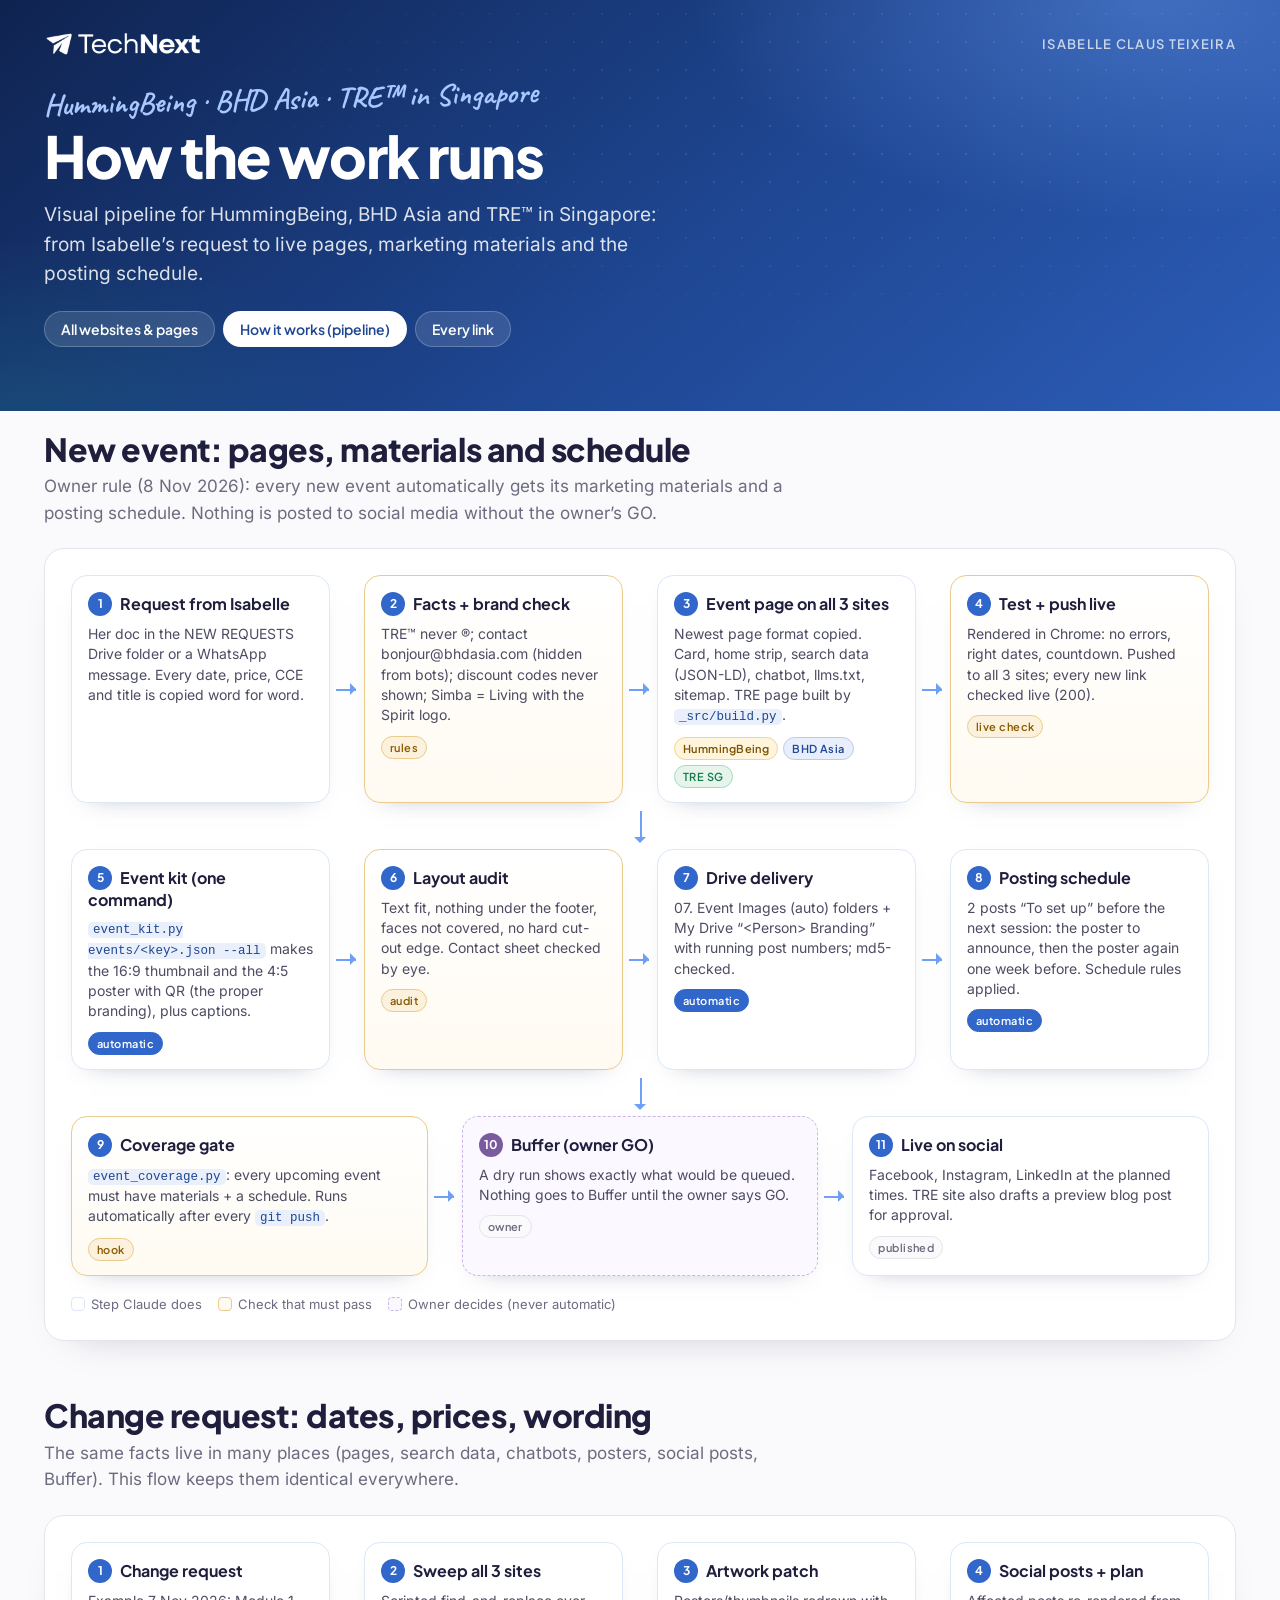
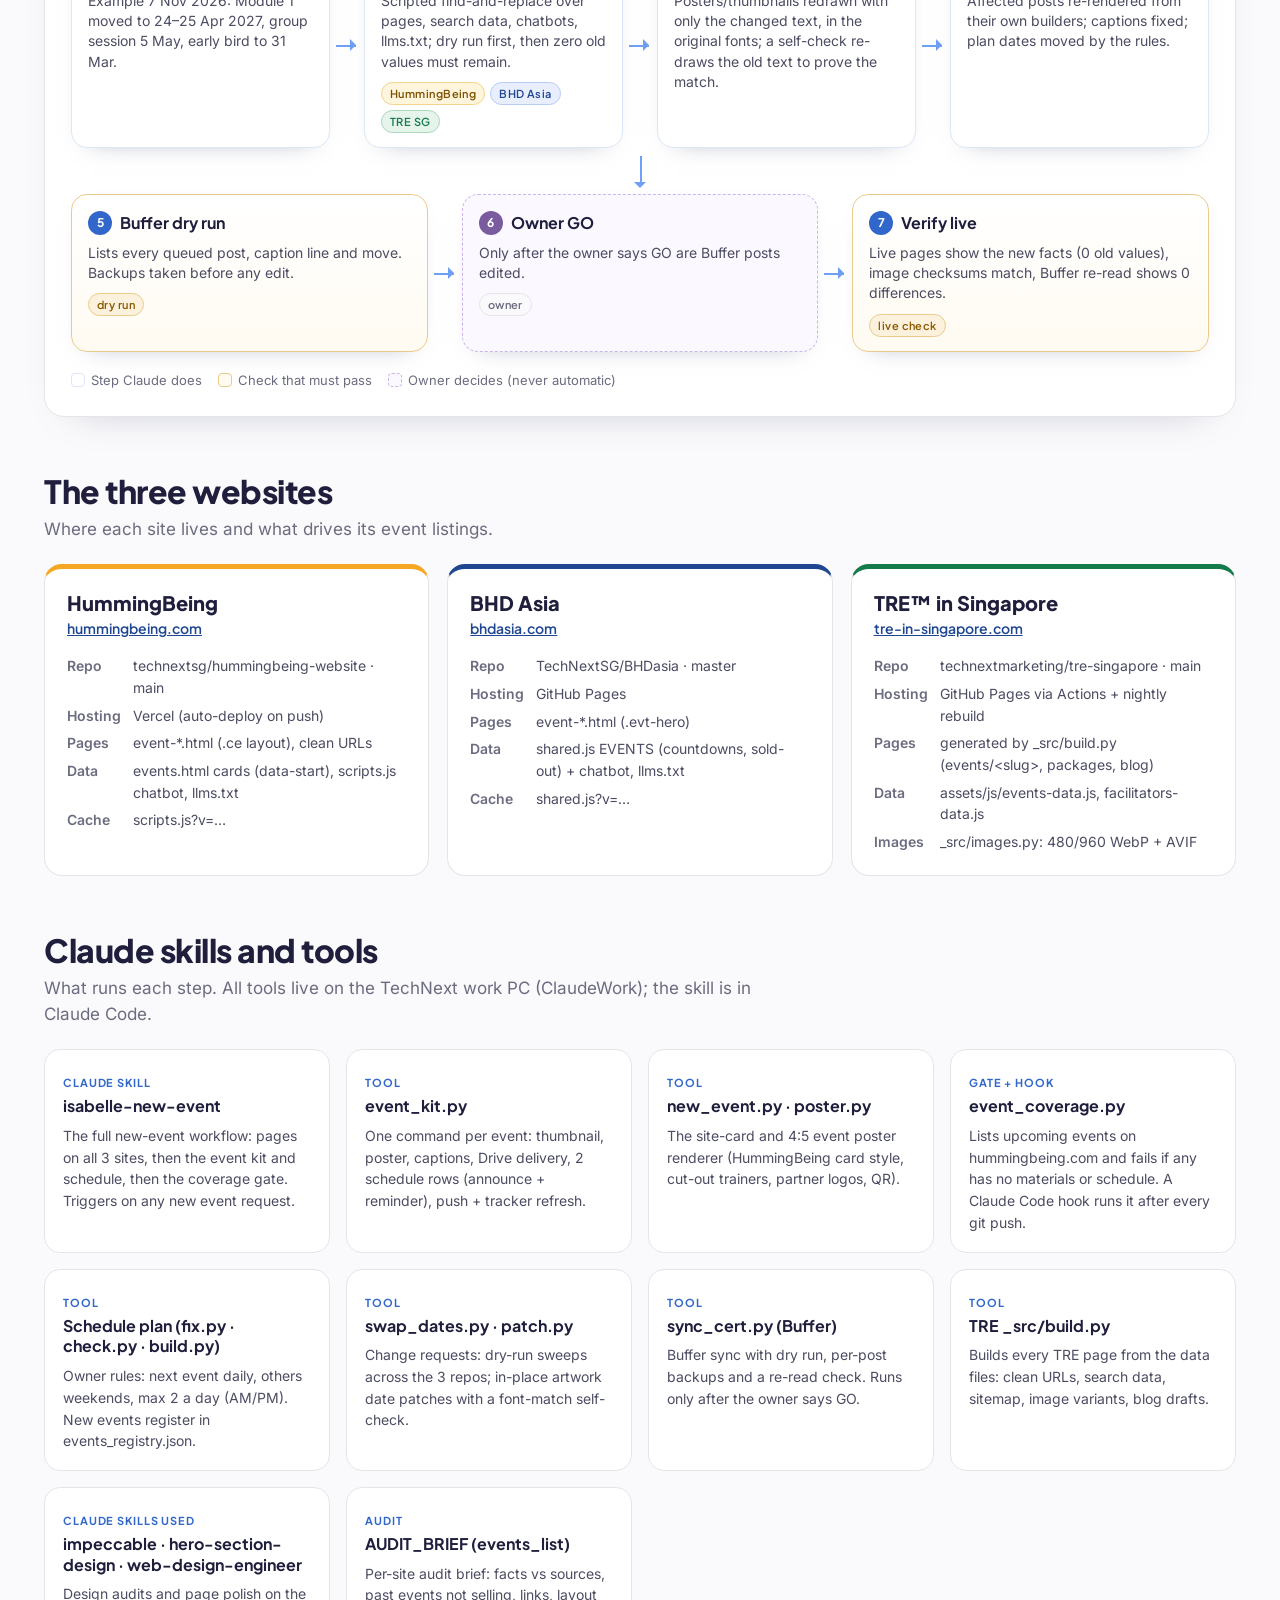
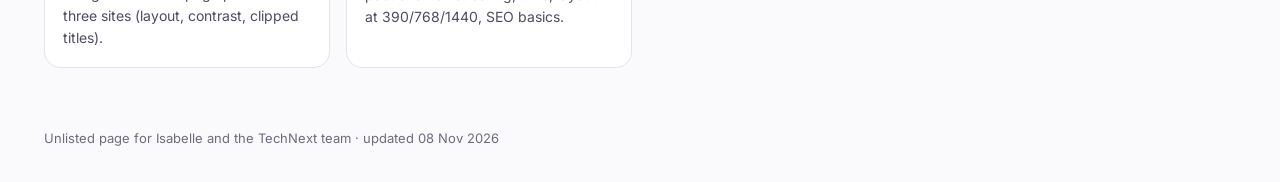
<file: pipeline.html>
<!doctype html>
<html lang="en"><head><meta charset="utf-8"><meta name="viewport" content="width=device-width,initial-scale=1">
<meta name="robots" content="noindex,nofollow"><meta name="color-scheme" content="light">
<title>How the work runs · Isabelle · TechNext</title><meta name="description" content="Visual pipeline for HummingBeing, BHD Asia and TRE&trade; in Singapore: from Isabelle&rsquo;s request to live pages, marketing materials and the posting schedule.">
<link rel="icon" href="assets/img/favicon-48.png" sizes="48x48">
<link rel="stylesheet" href="assets/fonts.css?v=1"><link rel="stylesheet" href="assets/hub.css?v=1"><link rel="stylesheet" href="assets/pages.css?v=20261108a">
</head><body>
<header class="ix-hero"><div class="ix-wrap">
<div class="ix-top"><span class="ix-logo"><img src="assets/img/logo-horizontal-white.png" alt="TechNext" width="160" height="32"></span><span class="ix-for">Isabelle Claus Teixeira</span></div>
<div class="ix-hero-row"><div><p class="ix-kicker">HummingBeing · BHD Asia · TRE&trade; in Singapore</p>
<h1>How the work runs</h1><p class="ix-lead">Visual pipeline for HummingBeing, BHD Asia and TRE&trade; in Singapore: from Isabelle&rsquo;s request to live pages, marketing materials and the posting schedule.</p></div></div>
<nav class="pg-nav" aria-label="Hub pages"><a href="./">All websites &amp; pages</a><a href="pipeline.html" aria-current="page">How it works (pipeline)</a><a href="links.html">Every link</a></nav></div></header>
<main class="ix-wrap"><section class="pg-sec"><h2>New event: pages, materials and schedule</h2><p class="pg-lead">Owner rule (8 Nov 2026): every new event automatically gets its marketing materials and a posting schedule. Nothing is posted to social media without the owner&rsquo;s GO.</p><div class="pg-card"><div class="fl"><div class="fl-row" style="--n:4"><div class="nd "><b>Request from Isabelle</b><p>Her doc in the NEW REQUESTS Drive folder or a WhatsApp message. Every date, price, CCE and title is copied word for word.</p></div><div class="nd is-gate"><b>Facts + brand check</b><p>TRE&trade; never &reg;; contact bonjour@bhdasia.com (hidden from bots); discount codes never shown; Simba = Living with the Spirit logo.</p><div class="tg"><span class="gate">rules</span></div></div><div class="nd "><b>Event page on all 3 sites</b><p>Newest page format copied. Card, home strip, search data (JSON-LD), chatbot, llms.txt, sitemap. TRE page built by <code>_src/build.py</code>.</p><div class="tg"><span class="hb">HummingBeing</span><span class="bhd">BHD Asia</span><span class="tre">TRE SG</span></div></div><div class="nd is-gate"><b>Test + push live</b><p>Rendered in Chrome: no errors, right dates, countdown. Pushed to all 3 sites; every new link checked live (200).</p><div class="tg"><span class="gate">live check</span></div></div></div><div class="fl-row" style="--n:4"><div class="nd "><b>Event kit (one command)</b><p><code>event_kit.py events/&lt;key&gt;.json --all</code> makes the 16:9 thumbnail and the 4:5 poster with QR (the proper branding), plus captions.</p><div class="tg"><span class="auto">automatic</span></div></div><div class="nd is-gate"><b>Layout audit</b><p>Text fit, nothing under the footer, faces not covered, no hard cut-out edge. Contact sheet checked by eye.</p><div class="tg"><span class="gate">audit</span></div></div><div class="nd "><b>Drive delivery</b><p>07. Event Images (auto) folders + My Drive &ldquo;&lt;Person&gt; Branding&rdquo; with running post numbers; md5-checked.</p><div class="tg"><span class="auto">automatic</span></div></div><div class="nd "><b>Posting schedule</b><p>2 posts &ldquo;To set up&rdquo; before the next session: the poster to announce, then the poster again one week before. Schedule rules applied.</p><div class="tg"><span class="auto">automatic</span></div></div></div><div class="fl-row" style="--n:3"><div class="nd is-gate"><b>Coverage gate</b><p><code>event_coverage.py</code>: every upcoming event must have materials + a schedule. Runs automatically after every <code>git push</code>.</p><div class="tg"><span class="gate">hook</span></div></div><div class="nd is-owner"><b>Buffer (owner GO)</b><p>A dry run shows exactly what would be queued. Nothing goes to Buffer until the owner says GO.</p><div class="tg"><span class="">owner</span></div></div><div class="nd "><b>Live on social</b><p>Facebook, Instagram, LinkedIn at the planned times. TRE site also drafts a preview blog post for approval.</p><div class="tg"><span class="">published</span></div></div></div></div><div class="fl-legend"><span><i></i>Step Claude does</span><span><i class="g"></i>Check that must pass</span><span><i class="o"></i>Owner decides (never automatic)</span></div></div></section><section class="pg-sec"><h2>Change request: dates, prices, wording</h2><p class="pg-lead">The same facts live in many places (pages, search data, chatbots, posters, social posts, Buffer). This flow keeps them identical everywhere.</p><div class="pg-card"><div class="fl"><div class="fl-row" style="--n:4"><div class="nd "><b>Change request</b><p>Example 7 Nov 2026: Module 1 moved to 24&ndash;25 Apr 2027, group session 5 May, early bird to 31 Mar.</p></div><div class="nd "><b>Sweep all 3 sites</b><p>Scripted find-and-replace over pages, search data, chatbots, llms.txt; dry run first, then zero old values must remain.</p><div class="tg"><span class="hb">HummingBeing</span><span class="bhd">BHD Asia</span><span class="tre">TRE SG</span></div></div><div class="nd "><b>Artwork patch</b><p>Posters/thumbnails redrawn with only the changed text, in the original fonts; a self-check re-draws the old text to prove the match.</p></div><div class="nd "><b>Social posts + plan</b><p>Affected posts re-rendered from their own builders; captions fixed; plan dates moved by the rules.</p></div></div><div class="fl-row" style="--n:3"><div class="nd is-gate"><b>Buffer dry run</b><p>Lists every queued post, caption line and move. Backups taken before any edit.</p><div class="tg"><span class="gate">dry run</span></div></div><div class="nd is-owner"><b>Owner GO</b><p>Only after the owner says GO are Buffer posts edited.</p><div class="tg"><span class="">owner</span></div></div><div class="nd is-gate"><b>Verify live</b><p>Live pages show the new facts (0 old values), image checksums match, Buffer re-read shows 0 differences.</p><div class="tg"><span class="gate">live check</span></div></div></div></div><div class="fl-legend"><span><i></i>Step Claude does</span><span><i class="g"></i>Check that must pass</span><span><i class="o"></i>Owner decides (never automatic)</span></div></div></section><section class="pg-sec"><h2>The three websites</h2><p class="pg-lead">Where each site lives and what drives its event listings.</p><div class="sites3"><div class="site" style="--c:#F5A623"><h3>HummingBeing</h3><a class="u" href="https://hummingbeing.com/">hummingbeing.com</a><dl><dt>Repo</dt><dd>technextsg/hummingbeing-website · main</dd><dt>Hosting</dt><dd>Vercel (auto-deploy on push)</dd><dt>Pages</dt><dd>event-*.html (.ce layout), clean URLs</dd><dt>Data</dt><dd>events.html cards (data-start), scripts.js chatbot, llms.txt</dd><dt>Cache</dt><dd>scripts.js?v=…</dd></dl></div><div class="site" style="--c:#1E4691"><h3>BHD Asia</h3><a class="u" href="https://bhdasia.com/">bhdasia.com</a><dl><dt>Repo</dt><dd>TechNextSG/BHDasia · master</dd><dt>Hosting</dt><dd>GitHub Pages</dd><dt>Pages</dt><dd>event-*.html (.evt-hero)</dd><dt>Data</dt><dd>shared.js EVENTS (countdowns, sold-out) + chatbot, llms.txt</dd><dt>Cache</dt><dd>shared.js?v=…</dd></dl></div><div class="site" style="--c:#137A4A"><h3>TRE&trade; in Singapore</h3><a class="u" href="https://tre-in-singapore.com/">tre-in-singapore.com</a><dl><dt>Repo</dt><dd>technextmarketing/tre-singapore · main</dd><dt>Hosting</dt><dd>GitHub Pages via Actions + nightly rebuild</dd><dt>Pages</dt><dd>generated by _src/build.py (events/&lt;slug&gt;, packages, blog)</dd><dt>Data</dt><dd>assets/js/events-data.js, facilitators-data.js</dd><dt>Images</dt><dd>_src/images.py: 480/960 WebP + AVIF</dd></dl></div></div></section><section class="pg-sec"><h2>Claude skills and tools</h2><p class="pg-lead">What runs each step. All tools live on the TechNext work PC (ClaudeWork); the skill is in Claude Code.</p><div class="skills"><div class="sk"><span class="k">Claude skill</span><h3>isabelle-new-event</h3><p>The full new-event workflow: pages on all 3 sites, then the event kit and schedule, then the coverage gate. Triggers on any new event request.</p></div><div class="sk"><span class="k">Tool</span><h3>event_kit.py</h3><p>One command per event: thumbnail, poster, captions, Drive delivery, 2 schedule rows (announce + reminder), push + tracker refresh.</p></div><div class="sk"><span class="k">Tool</span><h3>new_event.py · poster.py</h3><p>The site-card and 4:5 event poster renderer (HummingBeing card style, cut-out trainers, partner logos, QR).</p></div><div class="sk"><span class="k">Gate + hook</span><h3>event_coverage.py</h3><p>Lists upcoming events on hummingbeing.com and fails if any has no materials or schedule. A Claude Code hook runs it after every git push.</p></div><div class="sk"><span class="k">Tool</span><h3>Schedule plan (fix.py · check.py · build.py)</h3><p>Owner rules: next event daily, others weekends, max 2 a day (AM/PM). New events register in events_registry.json.</p></div><div class="sk"><span class="k">Tool</span><h3>swap_dates.py · patch.py</h3><p>Change requests: dry-run sweeps across the 3 repos; in-place artwork date patches with a font-match self-check.</p></div><div class="sk"><span class="k">Tool</span><h3>sync_cert.py (Buffer)</h3><p>Buffer sync with dry run, per-post backups and a re-read check. Runs only after the owner says GO.</p></div><div class="sk"><span class="k">Tool</span><h3>TRE _src/build.py</h3><p>Builds every TRE page from the data files: clean URLs, search data, sitemap, image variants, blog drafts.</p></div><div class="sk"><span class="k">Claude skills used</span><h3>impeccable · hero-section-design · web-design-engineer</h3><p>Design audits and page polish on the three sites (layout, contrast, clipped titles).</p></div><div class="sk"><span class="k">Audit</span><h3>AUDIT_BRIEF (events_list)</h3><p>Per-site audit brief: facts vs sources, past events not selling, links, layout at 390/768/1440, SEO basics.</p></div></div></section><p style="margin:60px 0 40px;font-size:13px;color:var(--muted)">Unlisted page for Isabelle and the TechNext team · updated 08 Nov 2026</p></main></body></html>
</file>
<file: assets/fonts.css>
/* Deck fonts, self-hosted so a presentation looks the same with no internet (offline, venue Wi-Fi down, file:// copies).
   Caveat, Inter and Plus Jakarta Sans (SIL Open Font License); latin, latin-ext and vietnamese subsets. One face per weight,
   exactly as Google Fonts declared them, so in-between weights (650, 750) still resolve to 700 and 800 as before. */
@font-face{font-family:'Caveat';font-style:normal;font-weight:500;font-display:swap;src:url(fonts/caveat-latin-ext.woff2) format('woff2');unicode-range:U+0100-02BA, U+02BD-02C5, U+02C7-02CC, U+02CE-02D7, U+02DD-02FF, U+0304, U+0308, U+0329, U+1D00-1DBF, U+1E00-1E9F, U+1EF2-1EFF, U+2020, U+20A0-20AB, U+20AD-20C0, U+2113, U+2C60-2C7F, U+A720-A7FF}
@font-face{font-family:'Caveat';font-style:normal;font-weight:500;font-display:swap;src:url(fonts/caveat-latin.woff2) format('woff2');unicode-range:U+0000-00FF, U+0131, U+0152-0153, U+02BB-02BC, U+02C6, U+02DA, U+02DC, U+0304, U+0308, U+0329, U+2000-206F, U+20AC, U+2122, U+2191, U+2193, U+2212, U+2215, U+FEFF, U+FFFD}
@font-face{font-family:'Caveat';font-style:normal;font-weight:600;font-display:swap;src:url(fonts/caveat-latin-ext.woff2) format('woff2');unicode-range:U+0100-02BA, U+02BD-02C5, U+02C7-02CC, U+02CE-02D7, U+02DD-02FF, U+0304, U+0308, U+0329, U+1D00-1DBF, U+1E00-1E9F, U+1EF2-1EFF, U+2020, U+20A0-20AB, U+20AD-20C0, U+2113, U+2C60-2C7F, U+A720-A7FF}
@font-face{font-family:'Caveat';font-style:normal;font-weight:600;font-display:swap;src:url(fonts/caveat-latin.woff2) format('woff2');unicode-range:U+0000-00FF, U+0131, U+0152-0153, U+02BB-02BC, U+02C6, U+02DA, U+02DC, U+0304, U+0308, U+0329, U+2000-206F, U+20AC, U+2122, U+2191, U+2193, U+2212, U+2215, U+FEFF, U+FFFD}
@font-face{font-family:'Caveat';font-style:normal;font-weight:700;font-display:swap;src:url(fonts/caveat-latin-ext.woff2) format('woff2');unicode-range:U+0100-02BA, U+02BD-02C5, U+02C7-02CC, U+02CE-02D7, U+02DD-02FF, U+0304, U+0308, U+0329, U+1D00-1DBF, U+1E00-1E9F, U+1EF2-1EFF, U+2020, U+20A0-20AB, U+20AD-20C0, U+2113, U+2C60-2C7F, U+A720-A7FF}
@font-face{font-family:'Caveat';font-style:normal;font-weight:700;font-display:swap;src:url(fonts/caveat-latin.woff2) format('woff2');unicode-range:U+0000-00FF, U+0131, U+0152-0153, U+02BB-02BC, U+02C6, U+02DA, U+02DC, U+0304, U+0308, U+0329, U+2000-206F, U+20AC, U+2122, U+2191, U+2193, U+2212, U+2215, U+FEFF, U+FFFD}
@font-face{font-family:'Inter';font-style:normal;font-weight:400;font-display:swap;src:url(fonts/inter-vietnamese.woff2) format('woff2');unicode-range:U+0102-0103, U+0110-0111, U+0128-0129, U+0168-0169, U+01A0-01A1, U+01AF-01B0, U+0300-0301, U+0303-0304, U+0308-0309, U+0323, U+0329, U+1EA0-1EF9, U+20AB}
@font-face{font-family:'Inter';font-style:normal;font-weight:400;font-display:swap;src:url(fonts/inter-latin-ext.woff2) format('woff2');unicode-range:U+0100-02BA, U+02BD-02C5, U+02C7-02CC, U+02CE-02D7, U+02DD-02FF, U+0304, U+0308, U+0329, U+1D00-1DBF, U+1E00-1E9F, U+1EF2-1EFF, U+2020, U+20A0-20AB, U+20AD-20C0, U+2113, U+2C60-2C7F, U+A720-A7FF}
@font-face{font-family:'Inter';font-style:normal;font-weight:400;font-display:swap;src:url(fonts/inter-latin.woff2) format('woff2');unicode-range:U+0000-00FF, U+0131, U+0152-0153, U+02BB-02BC, U+02C6, U+02DA, U+02DC, U+0304, U+0308, U+0329, U+2000-206F, U+20AC, U+2122, U+2191, U+2193, U+2212, U+2215, U+FEFF, U+FFFD}
@font-face{font-family:'Inter';font-style:normal;font-weight:500;font-display:swap;src:url(fonts/inter-vietnamese.woff2) format('woff2');unicode-range:U+0102-0103, U+0110-0111, U+0128-0129, U+0168-0169, U+01A0-01A1, U+01AF-01B0, U+0300-0301, U+0303-0304, U+0308-0309, U+0323, U+0329, U+1EA0-1EF9, U+20AB}
@font-face{font-family:'Inter';font-style:normal;font-weight:500;font-display:swap;src:url(fonts/inter-latin-ext.woff2) format('woff2');unicode-range:U+0100-02BA, U+02BD-02C5, U+02C7-02CC, U+02CE-02D7, U+02DD-02FF, U+0304, U+0308, U+0329, U+1D00-1DBF, U+1E00-1E9F, U+1EF2-1EFF, U+2020, U+20A0-20AB, U+20AD-20C0, U+2113, U+2C60-2C7F, U+A720-A7FF}
@font-face{font-family:'Inter';font-style:normal;font-weight:500;font-display:swap;src:url(fonts/inter-latin.woff2) format('woff2');unicode-range:U+0000-00FF, U+0131, U+0152-0153, U+02BB-02BC, U+02C6, U+02DA, U+02DC, U+0304, U+0308, U+0329, U+2000-206F, U+20AC, U+2122, U+2191, U+2193, U+2212, U+2215, U+FEFF, U+FFFD}
@font-face{font-family:'Inter';font-style:normal;font-weight:600;font-display:swap;src:url(fonts/inter-vietnamese.woff2) format('woff2');unicode-range:U+0102-0103, U+0110-0111, U+0128-0129, U+0168-0169, U+01A0-01A1, U+01AF-01B0, U+0300-0301, U+0303-0304, U+0308-0309, U+0323, U+0329, U+1EA0-1EF9, U+20AB}
@font-face{font-family:'Inter';font-style:normal;font-weight:600;font-display:swap;src:url(fonts/inter-latin-ext.woff2) format('woff2');unicode-range:U+0100-02BA, U+02BD-02C5, U+02C7-02CC, U+02CE-02D7, U+02DD-02FF, U+0304, U+0308, U+0329, U+1D00-1DBF, U+1E00-1E9F, U+1EF2-1EFF, U+2020, U+20A0-20AB, U+20AD-20C0, U+2113, U+2C60-2C7F, U+A720-A7FF}
@font-face{font-family:'Inter';font-style:normal;font-weight:600;font-display:swap;src:url(fonts/inter-latin.woff2) format('woff2');unicode-range:U+0000-00FF, U+0131, U+0152-0153, U+02BB-02BC, U+02C6, U+02DA, U+02DC, U+0304, U+0308, U+0329, U+2000-206F, U+20AC, U+2122, U+2191, U+2193, U+2212, U+2215, U+FEFF, U+FFFD}
@font-face{font-family:'Inter';font-style:normal;font-weight:700;font-display:swap;src:url(fonts/inter-vietnamese.woff2) format('woff2');unicode-range:U+0102-0103, U+0110-0111, U+0128-0129, U+0168-0169, U+01A0-01A1, U+01AF-01B0, U+0300-0301, U+0303-0304, U+0308-0309, U+0323, U+0329, U+1EA0-1EF9, U+20AB}
@font-face{font-family:'Inter';font-style:normal;font-weight:700;font-display:swap;src:url(fonts/inter-latin-ext.woff2) format('woff2');unicode-range:U+0100-02BA, U+02BD-02C5, U+02C7-02CC, U+02CE-02D7, U+02DD-02FF, U+0304, U+0308, U+0329, U+1D00-1DBF, U+1E00-1E9F, U+1EF2-1EFF, U+2020, U+20A0-20AB, U+20AD-20C0, U+2113, U+2C60-2C7F, U+A720-A7FF}
@font-face{font-family:'Inter';font-style:normal;font-weight:700;font-display:swap;src:url(fonts/inter-latin.woff2) format('woff2');unicode-range:U+0000-00FF, U+0131, U+0152-0153, U+02BB-02BC, U+02C6, U+02DA, U+02DC, U+0304, U+0308, U+0329, U+2000-206F, U+20AC, U+2122, U+2191, U+2193, U+2212, U+2215, U+FEFF, U+FFFD}
@font-face{font-family:'Plus Jakarta Sans';font-style:normal;font-weight:500;font-display:swap;src:url(fonts/plus-jakarta-sans-vietnamese.woff2) format('woff2');unicode-range:U+0102-0103, U+0110-0111, U+0128-0129, U+0168-0169, U+01A0-01A1, U+01AF-01B0, U+0300-0301, U+0303-0304, U+0308-0309, U+0323, U+0329, U+1EA0-1EF9, U+20AB}
@font-face{font-family:'Plus Jakarta Sans';font-style:normal;font-weight:500;font-display:swap;src:url(fonts/plus-jakarta-sans-latin-ext.woff2) format('woff2');unicode-range:U+0100-02BA, U+02BD-02C5, U+02C7-02CC, U+02CE-02D7, U+02DD-02FF, U+0304, U+0308, U+0329, U+1D00-1DBF, U+1E00-1E9F, U+1EF2-1EFF, U+2020, U+20A0-20AB, U+20AD-20C0, U+2113, U+2C60-2C7F, U+A720-A7FF}
@font-face{font-family:'Plus Jakarta Sans';font-style:normal;font-weight:500;font-display:swap;src:url(fonts/plus-jakarta-sans-latin.woff2) format('woff2');unicode-range:U+0000-00FF, U+0131, U+0152-0153, U+02BB-02BC, U+02C6, U+02DA, U+02DC, U+0304, U+0308, U+0329, U+2000-206F, U+20AC, U+2122, U+2191, U+2193, U+2212, U+2215, U+FEFF, U+FFFD}
@font-face{font-family:'Plus Jakarta Sans';font-style:normal;font-weight:600;font-display:swap;src:url(fonts/plus-jakarta-sans-vietnamese.woff2) format('woff2');unicode-range:U+0102-0103, U+0110-0111, U+0128-0129, U+0168-0169, U+01A0-01A1, U+01AF-01B0, U+0300-0301, U+0303-0304, U+0308-0309, U+0323, U+0329, U+1EA0-1EF9, U+20AB}
@font-face{font-family:'Plus Jakarta Sans';font-style:normal;font-weight:600;font-display:swap;src:url(fonts/plus-jakarta-sans-latin-ext.woff2) format('woff2');unicode-range:U+0100-02BA, U+02BD-02C5, U+02C7-02CC, U+02CE-02D7, U+02DD-02FF, U+0304, U+0308, U+0329, U+1D00-1DBF, U+1E00-1E9F, U+1EF2-1EFF, U+2020, U+20A0-20AB, U+20AD-20C0, U+2113, U+2C60-2C7F, U+A720-A7FF}
@font-face{font-family:'Plus Jakarta Sans';font-style:normal;font-weight:600;font-display:swap;src:url(fonts/plus-jakarta-sans-latin.woff2) format('woff2');unicode-range:U+0000-00FF, U+0131, U+0152-0153, U+02BB-02BC, U+02C6, U+02DA, U+02DC, U+0304, U+0308, U+0329, U+2000-206F, U+20AC, U+2122, U+2191, U+2193, U+2212, U+2215, U+FEFF, U+FFFD}
@font-face{font-family:'Plus Jakarta Sans';font-style:normal;font-weight:700;font-display:swap;src:url(fonts/plus-jakarta-sans-vietnamese.woff2) format('woff2');unicode-range:U+0102-0103, U+0110-0111, U+0128-0129, U+0168-0169, U+01A0-01A1, U+01AF-01B0, U+0300-0301, U+0303-0304, U+0308-0309, U+0323, U+0329, U+1EA0-1EF9, U+20AB}
@font-face{font-family:'Plus Jakarta Sans';font-style:normal;font-weight:700;font-display:swap;src:url(fonts/plus-jakarta-sans-latin-ext.woff2) format('woff2');unicode-range:U+0100-02BA, U+02BD-02C5, U+02C7-02CC, U+02CE-02D7, U+02DD-02FF, U+0304, U+0308, U+0329, U+1D00-1DBF, U+1E00-1E9F, U+1EF2-1EFF, U+2020, U+20A0-20AB, U+20AD-20C0, U+2113, U+2C60-2C7F, U+A720-A7FF}
@font-face{font-family:'Plus Jakarta Sans';font-style:normal;font-weight:700;font-display:swap;src:url(fonts/plus-jakarta-sans-latin.woff2) format('woff2');unicode-range:U+0000-00FF, U+0131, U+0152-0153, U+02BB-02BC, U+02C6, U+02DA, U+02DC, U+0304, U+0308, U+0329, U+2000-206F, U+20AC, U+2122, U+2191, U+2193, U+2212, U+2215, U+FEFF, U+FFFD}
@font-face{font-family:'Plus Jakarta Sans';font-style:normal;font-weight:800;font-display:swap;src:url(fonts/plus-jakarta-sans-vietnamese.woff2) format('woff2');unicode-range:U+0102-0103, U+0110-0111, U+0128-0129, U+0168-0169, U+01A0-01A1, U+01AF-01B0, U+0300-0301, U+0303-0304, U+0308-0309, U+0323, U+0329, U+1EA0-1EF9, U+20AB}
@font-face{font-family:'Plus Jakarta Sans';font-style:normal;font-weight:800;font-display:swap;src:url(fonts/plus-jakarta-sans-latin-ext.woff2) format('woff2');unicode-range:U+0100-02BA, U+02BD-02C5, U+02C7-02CC, U+02CE-02D7, U+02DD-02FF, U+0304, U+0308, U+0329, U+1D00-1DBF, U+1E00-1E9F, U+1EF2-1EFF, U+2020, U+20A0-20AB, U+20AD-20C0, U+2113, U+2C60-2C7F, U+A720-A7FF}
@font-face{font-family:'Plus Jakarta Sans';font-style:normal;font-weight:800;font-display:swap;src:url(fonts/plus-jakarta-sans-latin.woff2) format('woff2');unicode-range:U+0000-00FF, U+0131, U+0152-0153, U+02BB-02BC, U+02C6, U+02DA, U+02DC, U+0304, U+0308, U+0329, U+2000-206F, U+20AC, U+2122, U+2191, U+2193, U+2212, U+2215, U+FEFF, U+FFFD}
</file>
<file: assets/hub.css>
/* Isabelle hub: same look as the TechNext presentations launcher */
:root{
  --blue:#3167CA; --blue-700:#1E4691; --blue-300:#6FA0F5; --blue-100:#DDE7F8; --blue-050:#EAF0FB;
  --ink:#1F1F3D; --body:#4C4C63; --muted:#6C6C80; --line:#E7E4E9; --alt:#FAF9FB;
  --green:#137A4A; --green-050:#E6F4EC; --amber:#8A5A00; --amber-050:#FBF1DC;
  --f-display:"Plus Jakarta Sans",system-ui,sans-serif; --f-body:Inter,system-ui,sans-serif; --f-hand:Caveat,cursive;
  --ease:cubic-bezier(.2,.8,.2,1);
  color-scheme:light;
}
*,*::before,*::after{box-sizing:border-box}
html{-webkit-text-size-adjust:100%}
body{margin:0;background:var(--alt);color:var(--body);font:400 17px/1.55 var(--f-body);-webkit-font-smoothing:antialiased;overflow-x:hidden}
img{display:block;max-width:100%;height:auto}
a{color:inherit}
[hidden]{display:none!important}
.ix-wrap{width:100%;max-width:1240px;margin:0 auto;padding:0 24px}
.ic{width:15px;height:15px;flex:none}

/* hero */
.ix-hero{color:#fff;padding:28px 0 64px;background:
  radial-gradient(ellipse 60% 90% at 90% 0%,rgba(111,160,245,.4),transparent 60%),
  radial-gradient(ellipse 50% 70% at 0% 100%,rgba(33,183,153,.14),transparent 60%),
  linear-gradient(140deg,#0F2350 0%,#1E4691 55%,#2D5DB8 100%);position:relative;overflow:hidden}
.ix-hero::before{content:"";position:absolute;inset:0;background-image:radial-gradient(rgba(255,255,255,.12) 1.2px,transparent 1.4px);background-size:28px 28px;
  -webkit-mask-image:radial-gradient(ellipse 80% 80% at 70% 30%,#000 10%,transparent 75%);mask-image:radial-gradient(ellipse 80% 80% at 70% 30%,#000 10%,transparent 75%);pointer-events:none}
.ix-hero .ix-wrap{position:relative}
.ix-top{display:flex;align-items:center;justify-content:space-between;gap:16px}
.ix-logo img{height:32px;width:auto}
.ix-for{font:600 13px/1 var(--f-display);letter-spacing:.1em;text-transform:uppercase;color:rgba(255,255,255,.72)}
.ix-hero-row{display:flex;align-items:flex-end;justify-content:space-between;gap:32px;margin-top:30px}
.ix-kicker{display:inline-block;margin:0 0 6px;font:700 30px/1 var(--f-hand);color:#A9C8FF;transform:rotate(-1.5deg);transform-origin:0 50%}
.ix-hero h1{margin:0;font:800 clamp(34px,5vw,58px)/1.04 var(--f-display);letter-spacing:-.025em;max-width:760px;text-wrap:balance}
.ix-hero h1 span{background:linear-gradient(transparent 72%,rgba(111,160,245,.55) 72%,rgba(111,160,245,.55) 91%,transparent 91%)}
.ix-lead{margin:14px 0 0;max-width:620px;font-size:clamp(16px,1.8vw,19px);color:rgba(255,255,255,.85)}
.ix-stats{display:flex;gap:10px;margin:0;flex:none}
.ix-stats div{display:flex;flex-direction:column-reverse;min-width:104px;padding:14px 16px 12px;border-radius:16px;background:rgba(255,255,255,.08);border:1px solid rgba(255,255,255,.16)}
.ix-stats dd{margin:0;font:800 34px/1 var(--f-display);letter-spacing:-.02em}
.ix-stats dt{margin-top:6px;font:600 12px/1.2 var(--f-display);letter-spacing:.1em;text-transform:uppercase;color:rgba(255,255,255,.7)}

/* filter bar */
main.ix-wrap{margin-top:-36px;position:relative}
.ix-bar{position:sticky;top:10px;z-index:20;display:flex;align-items:center;gap:10px 14px;flex-wrap:wrap;padding:12px;border-radius:18px;background:#fff;border:1px solid var(--line);
  box-shadow:0 1px 2px rgba(31,31,61,.06),0 12px 28px -18px rgba(31,31,61,.35)}
.ix-q{position:relative;display:flex;align-items:center;flex:1 1 220px;min-width:0;max-width:340px}
.ix-q .ic{position:absolute;left:12px;width:17px;height:17px;color:var(--muted);pointer-events:none}
.ix-q input{width:100%;padding:11px 14px 11px 38px;border-radius:11px;border:1px solid var(--line);background:var(--alt);font:500 15px/1.2 var(--f-body);color:var(--ink);-webkit-appearance:none;appearance:none}
.ix-q input:focus{outline:2px solid var(--blue-300);outline-offset:0;background:#fff}
.ix-tabs{display:flex;gap:4px;flex-wrap:wrap;padding:4px;border-radius:13px;background:var(--alt);border:1px solid var(--line)}
.ix-tab{display:inline-flex;align-items:center;gap:7px;padding:8px 12px;border:0;border-radius:9px;background:none;font:700 14px/1 var(--f-display);color:var(--body);cursor:pointer;white-space:nowrap}
.ix-tab span{font:700 11.5px/1 var(--f-display);padding:3px 6px;border-radius:999px;background:var(--blue-050);color:var(--blue)}
.ix-tab:hover{color:var(--ink);background:#fff}
.ix-tab:focus-visible{outline:2px solid var(--blue-300);outline-offset:1px}
.ix-tab[aria-pressed=true]{background:var(--blue);color:#fff;box-shadow:0 6px 14px -8px rgba(49,103,202,.8)}
.ix-tab[aria-pressed=true] span{background:rgba(255,255,255,.22);color:#fff}

/* groups + cards */
.ix-results{--cols:3;margin-top:34px;display:flex;flex-direction:column;gap:44px}
.ix-gh{display:flex;align-items:baseline;flex-wrap:wrap;gap:4px 10px;margin:0 0 16px;padding-bottom:12px;border-bottom:1px solid var(--line)}
.ix-gh h2{margin:0;font:800 22px/1.2 var(--f-display);color:var(--ink);letter-spacing:-.01em}
.ix-gh .ix-n{font:700 13px/1 var(--f-display);color:var(--blue)}
.ix-gh p{margin:0;flex-basis:100%;font-size:14.5px;color:var(--muted)}
.ix-grid{display:grid;grid-template-columns:repeat(var(--cols),minmax(0,1fr));gap:22px;align-items:start}
.ix-card{background:#fff;border:1px solid var(--line);border-radius:20px;overflow:hidden;box-shadow:0 1px 2px rgba(31,31,61,.05),0 10px 24px -16px rgba(31,31,61,.22);display:flex;flex-direction:column;
  transition:border-color .25s,transform .35s var(--ease),box-shadow .35s var(--ease)}
.ix-card:hover{border-color:var(--blue-300);transform:translateY(-3px);box-shadow:0 1px 2px rgba(31,31,61,.05),0 18px 34px -20px rgba(31,31,61,.35)}
.ix-thumb{position:relative;display:block;aspect-ratio:16/9;overflow:hidden;background:#0F2350}
.ix-thumb img{position:absolute;inset:0;width:100%;height:100%;object-fit:cover;object-position:top;transition:opacity .5s var(--ease)}
.ix-thumb-2{opacity:0}
.ix-card:hover .ix-thumb-2,.ix-card:focus-within .ix-thumb-2{opacity:1}
.ix-st{position:absolute;left:10px;top:10px;padding:5px 8px;border-radius:8px;font:700 11.5px/1 var(--f-display);letter-spacing:.06em;text-transform:uppercase;background:var(--green-050);color:var(--green)}
.ix-st--preview{background:var(--amber-050);color:var(--amber)}
.ix-body{padding:18px 20px 20px;display:flex;flex-direction:column;flex:1}
.ix-meta{margin:0 0 6px;font:700 11.5px/1 var(--f-display);letter-spacing:.08em;text-transform:uppercase;color:var(--blue)}
.ix-body h3{margin:2px 0 6px;font:800 22px/1.18 var(--f-display);color:var(--ink);letter-spacing:-.02em}
.ix-body h3 a{text-decoration:none}
.ix-body h3 a:hover{color:var(--blue)}
.ix-desc{margin:0;font-size:15px;line-height:1.5}
.ix-acts{display:flex;flex-wrap:wrap;align-items:center;gap:6px;margin-top:auto;padding-top:16px}
.ix-btn{display:inline-flex;align-items:center;gap:6px;flex:none;padding:9px 12px;border-radius:9px;border:1px solid var(--line);background:#fff;text-decoration:none;font:700 13px/1 var(--f-display);color:var(--ink);white-space:nowrap;cursor:pointer;transition:border-color .2s,background .2s}
.ix-btn:hover{border-color:var(--blue-300)}
.ix-btn:focus-visible{outline:2px solid var(--blue-300);outline-offset:2px}
.ix-btn--p{background:var(--blue);border-color:var(--blue);color:#fff}
.ix-btn--p:hover{background:var(--blue-700);border-color:var(--blue-700)}
.ix-btn--t{border-color:transparent;color:var(--blue);background:none}
.ix-btn.is-done{color:var(--green)}

/* a website's page list */
.ix-pages{margin-top:14px;border-top:1px solid var(--line)}
.ix-pages summary{display:flex;align-items:center;justify-content:space-between;gap:10px;padding:12px 0 2px;font:700 14px/1.2 var(--f-display);color:var(--ink);cursor:pointer;list-style:none}
.ix-pages summary::-webkit-details-marker{display:none}
.ix-pc{margin-left:auto;font:600 12.5px/1 var(--f-display);color:var(--muted)}
.ix-pages summary::after{content:"";width:8px;height:8px;flex:none;border-right:2px solid var(--blue);border-bottom:2px solid var(--blue);transform:translateY(-3px) rotate(45deg);transition:transform .3s var(--ease)}
.ix-pages[open] summary::after{transform:translateY(2px) rotate(-135deg)}
.ix-pages summary:focus-visible{outline:2px solid var(--blue-300);outline-offset:2px;border-radius:6px}
.ix-pages ol{list-style:none;margin:8px 0 0;padding:0;max-height:340px;overflow:auto;overscroll-behavior:contain}
.ix-pages li a{display:flex;flex-direction:column;gap:1px;padding:7px 8px;border-radius:8px;text-decoration:none}
.ix-pages li a:hover{background:var(--blue-050)}
.ix-pages li b{font:600 14px/1.3 var(--f-body);color:var(--ink)}
.ix-pages li span{font-size:12.5px;color:var(--muted);overflow-wrap:anywhere}

.ix-empty{padding:56px 24px;text-align:center;border-radius:20px;border:1px dashed var(--blue-100);background:#fff}
.ix-empty b{font:800 20px/1.2 var(--f-display);color:var(--ink)}
.ix-empty p{margin:8px 0 0}
.ix-foot{margin-top:56px;padding:26px 0 34px;border-top:1px solid var(--line);font-size:14px;color:var(--muted)}
.ix-foot .ix-wrap{display:flex;justify-content:space-between;gap:12px;flex-wrap:wrap}

/* entrance */
@media (prefers-reduced-motion:no-preference){
  .ix-card{animation:ix-in .6s var(--ease) both;animation-delay:calc(var(--i,0)*45ms)}
  @keyframes ix-in{from{opacity:0;transform:translateY(14px)}}
}
@media (prefers-reduced-motion:reduce){.ix-card,.ix-thumb img{transition:none}}

@media (max-width:1100px){.ix-results{--cols:2}}
@media (max-width:860px){
  .ix-hero-row{flex-direction:column;align-items:flex-start;gap:22px}
  .ix-q{max-width:none;flex-basis:100%}
  .ix-bar{position:static}
}
@media (max-width:680px){
  .ix-wrap{padding:0 16px}
  .ix-hero{padding:22px 0 56px}
  .ix-results{--cols:1}
  .ix-stats{width:100%}
  .ix-stats div{flex:1;min-width:0}
  .ix-stats dd{font-size:28px}
  .ix-for{display:none}
  .ix-tabs{width:100%;overflow-x:auto;flex-wrap:nowrap;scrollbar-width:none}
  .ix-tabs::-webkit-scrollbar{display:none}
  .ix-stats dt{letter-spacing:.06em}
}
</file>
<file: assets/pages.css>
/* Extra hub pages (pipeline, links) - same tokens as hub.css */
.pg-nav{display:flex;gap:8px;flex-wrap:wrap;margin-top:22px}
.pg-nav a{font:600 14px/1 var(--f-display);color:#fff;text-decoration:none;padding:10px 16px;border-radius:999px;background:rgba(255,255,255,.12);border:1px solid rgba(255,255,255,.22)}
.pg-nav a[aria-current="page"],.pg-nav a:hover{background:#fff;color:var(--blue-700)}
.pg-sec{margin:56px 0}
.pg-sec>h2{margin:0 0 6px;font:800 clamp(24px,3vw,32px)/1.15 var(--f-display);color:var(--ink);letter-spacing:-.015em}
.pg-sec>p.pg-lead{margin:0 0 22px;max-width:760px;color:var(--muted)}
.pg-card{background:#fff;border:1px solid var(--line);border-radius:20px;padding:26px;box-shadow:0 18px 40px -32px rgba(15,35,80,.35)}

/* flowchart */
.fl{display:grid;gap:0;counter-reset:st}
.fl-row{display:grid;grid-template-columns:repeat(var(--n,4),minmax(0,1fr));gap:34px;position:relative}
.fl-row+.fl-row{margin-top:46px}
.fl-row+.fl-row::before{content:"";position:absolute;top:-38px;left:50%;width:2px;height:30px;background:var(--blue-300)}
.fl-row+.fl-row::after{content:"";position:absolute;top:-12px;left:calc(50% - 6px);border:6px solid transparent;border-top-color:var(--blue-300)}
.nd{position:relative;background:#fff;border:1.5px solid var(--blue-100);border-radius:16px;padding:16px 16px 14px;min-height:100%;
  box-shadow:0 10px 24px -20px rgba(15,35,80,.5)}
.nd:not(:last-child)::after{content:"";position:absolute;top:50%;right:-27px;width:20px;height:2px;background:var(--blue-300)}
.nd:not(:last-child)::before{content:"";position:absolute;top:calc(50% - 6px);right:-33px;border:6px solid transparent;border-left-color:var(--blue-300)}
.nd b{display:block;font:700 16px/1.25 var(--f-display);color:var(--ink)}
.nd b::before{counter-increment:st;content:counter(st);display:inline-grid;place-items:center;width:24px;height:24px;margin-right:8px;border-radius:50%;
  background:var(--blue);color:#fff;font:700 12px/1 var(--f-display);vertical-align:2px}
.nd p{margin:8px 0 0;font-size:14px;line-height:1.45;color:var(--body)}
.nd code,.pg-sec code{font:500 12.5px/1.4 ui-monospace,Consolas,monospace;background:var(--blue-050);color:var(--blue-700);padding:1px 5px;border-radius:5px;word-break:break-word}
.nd .tg{display:flex;gap:5px;flex-wrap:wrap;margin-top:10px}
.tg span{font:600 11px/1 var(--f-display);letter-spacing:.04em;padding:5px 8px;border-radius:999px;background:var(--alt);border:1px solid var(--line);color:var(--muted)}
.tg .hb{background:#FFF4DC;border-color:#F3D48B;color:#7A5200}
.tg .bhd{background:#E8EEFB;border-color:#B9CBF1;color:#1E4691}
.tg .tre{background:#E6F4EC;border-color:#A9D8BD;color:#137A4A}
.tg .auto{background:var(--blue);border-color:var(--blue);color:#fff}
.tg .gate{background:var(--amber-050);border-color:#EBCB8B;color:var(--amber)}
.nd.is-gate{border-color:#EBCB8B;background:linear-gradient(#fff,#FFFBF2)}
.nd.is-owner{border-style:dashed;border-color:#C9B5E8;background:#FBF8FF}
.nd.is-owner b::before{background:#7A5C9E}
.fl-legend{display:flex;gap:16px;flex-wrap:wrap;margin:18px 0 0;font-size:13px;color:var(--muted)}
.fl-legend i{display:inline-block;width:14px;height:14px;border-radius:4px;margin-right:6px;vertical-align:-2px;border:1.5px solid var(--blue-100);background:#fff}
.fl-legend .g{border-color:#EBCB8B;background:#FFFBF2}.fl-legend .o{border:1.5px dashed #C9B5E8;background:#FBF8FF}
@media (max-width:900px){
  .fl-row{grid-template-columns:minmax(0,1fr);gap:26px}
  .pg-card{padding:16px}
  .nd:not(:last-child)::after{top:auto;bottom:-20px;right:auto;left:50%;width:2px;height:14px}
  .nd:not(:last-child)::before{top:auto;bottom:-27px;right:auto;left:calc(50% - 6px);border-left-color:transparent;border-top-color:var(--blue-300)}
}

/* site map + skills */
.sites3{display:grid;grid-template-columns:repeat(3,minmax(0,1fr));gap:18px}
.site{border-radius:18px;padding:22px;background:#fff;border:1px solid var(--line);border-top:5px solid var(--c,#3167CA)}
.site h3{margin:0;font:800 20px/1.2 var(--f-display);color:var(--ink)}
.site a.u{display:inline-block;margin-top:4px;font:600 14px var(--f-display);color:var(--blue-700)}
.site dl{margin:14px 0 0;display:grid;grid-template-columns:auto 1fr;gap:6px 12px;font-size:14px}
.site dt{color:var(--muted);font-weight:600}.site dd{margin:0;color:var(--body);word-break:break-word}
.skills{display:grid;grid-template-columns:repeat(auto-fill,minmax(280px,1fr));gap:16px}
.sk{background:#fff;border:1px solid var(--line);border-radius:16px;padding:18px}
.sk h3{margin:0;font:700 16px/1.3 var(--f-display);color:var(--ink)}
.sk .k{display:inline-block;margin-bottom:8px;font:700 11px/1 var(--f-display);letter-spacing:.08em;text-transform:uppercase;color:var(--blue)}
.sk p{margin:8px 0 0;font-size:14px}
@media (max-width:900px){.sites3{grid-template-columns:1fr}}

/* links */
.lk-bar{position:sticky;top:0;z-index:5;display:flex;gap:10px;flex-wrap:wrap;align-items:center;padding:14px 0;background:var(--alt)}
.lk-bar input{flex:1 1 260px;min-width:0;font:400 16px var(--f-body);padding:11px 14px;border:1px solid var(--line);border-radius:12px;background:#fff}
.lk-bar button{font:600 13px/1 var(--f-display);padding:10px 14px;border-radius:999px;border:1px solid var(--line);background:#fff;color:var(--body);cursor:pointer}
.lk-bar button[aria-pressed="true"]{background:var(--blue);border-color:var(--blue);color:#fff}
.lk-toc{display:flex;gap:8px;flex-wrap:wrap;margin:6px 0 0}
.lk-toc a{font:600 13px/1 var(--f-display);padding:8px 12px;border-radius:999px;background:#fff;border:1px solid var(--line);text-decoration:none;color:var(--blue-700)}
.lk-grp{margin:40px 0}
.lk-grp h2{margin:0 0 12px;font:800 22px/1.2 var(--f-display);color:var(--ink)}
.lk-grp h2 small{font:600 13px var(--f-body);color:var(--muted);margin-left:8px}
.lk-list{list-style:none;margin:0;padding:0;background:#fff;border:1px solid var(--line);border-radius:16px;overflow:hidden}
.lk-list li{display:grid;grid-template-columns:minmax(0,1.3fr) minmax(0,1.6fr) auto;gap:14px;align-items:center;padding:12px 16px;border-top:1px solid var(--line)}
.lk-list li:first-child{border-top:0}
.lk-t{font:600 15px/1.3 var(--f-display);color:var(--ink)}
.lk-t small{display:block;margin-top:2px;font:400 13px/1.35 var(--f-body);color:var(--muted)}
.lk-u{font:500 13px/1.4 ui-monospace,Consolas,monospace;color:var(--blue-700);word-break:break-all}
.lk-u.path{color:var(--body);cursor:copy}
.lk-m{display:flex;gap:5px;flex-wrap:wrap;justify-content:flex-end}
.lk-m .ok{background:var(--green-050);border-color:#A9D8BD;color:var(--green)}
.lk-m .warn{background:#FDECEC;border-color:#F2B8B8;color:#A12C2C}
@media (max-width:760px){.lk-list li{grid-template-columns:1fr;gap:6px}.lk-m{justify-content:flex-start}}
</file>
